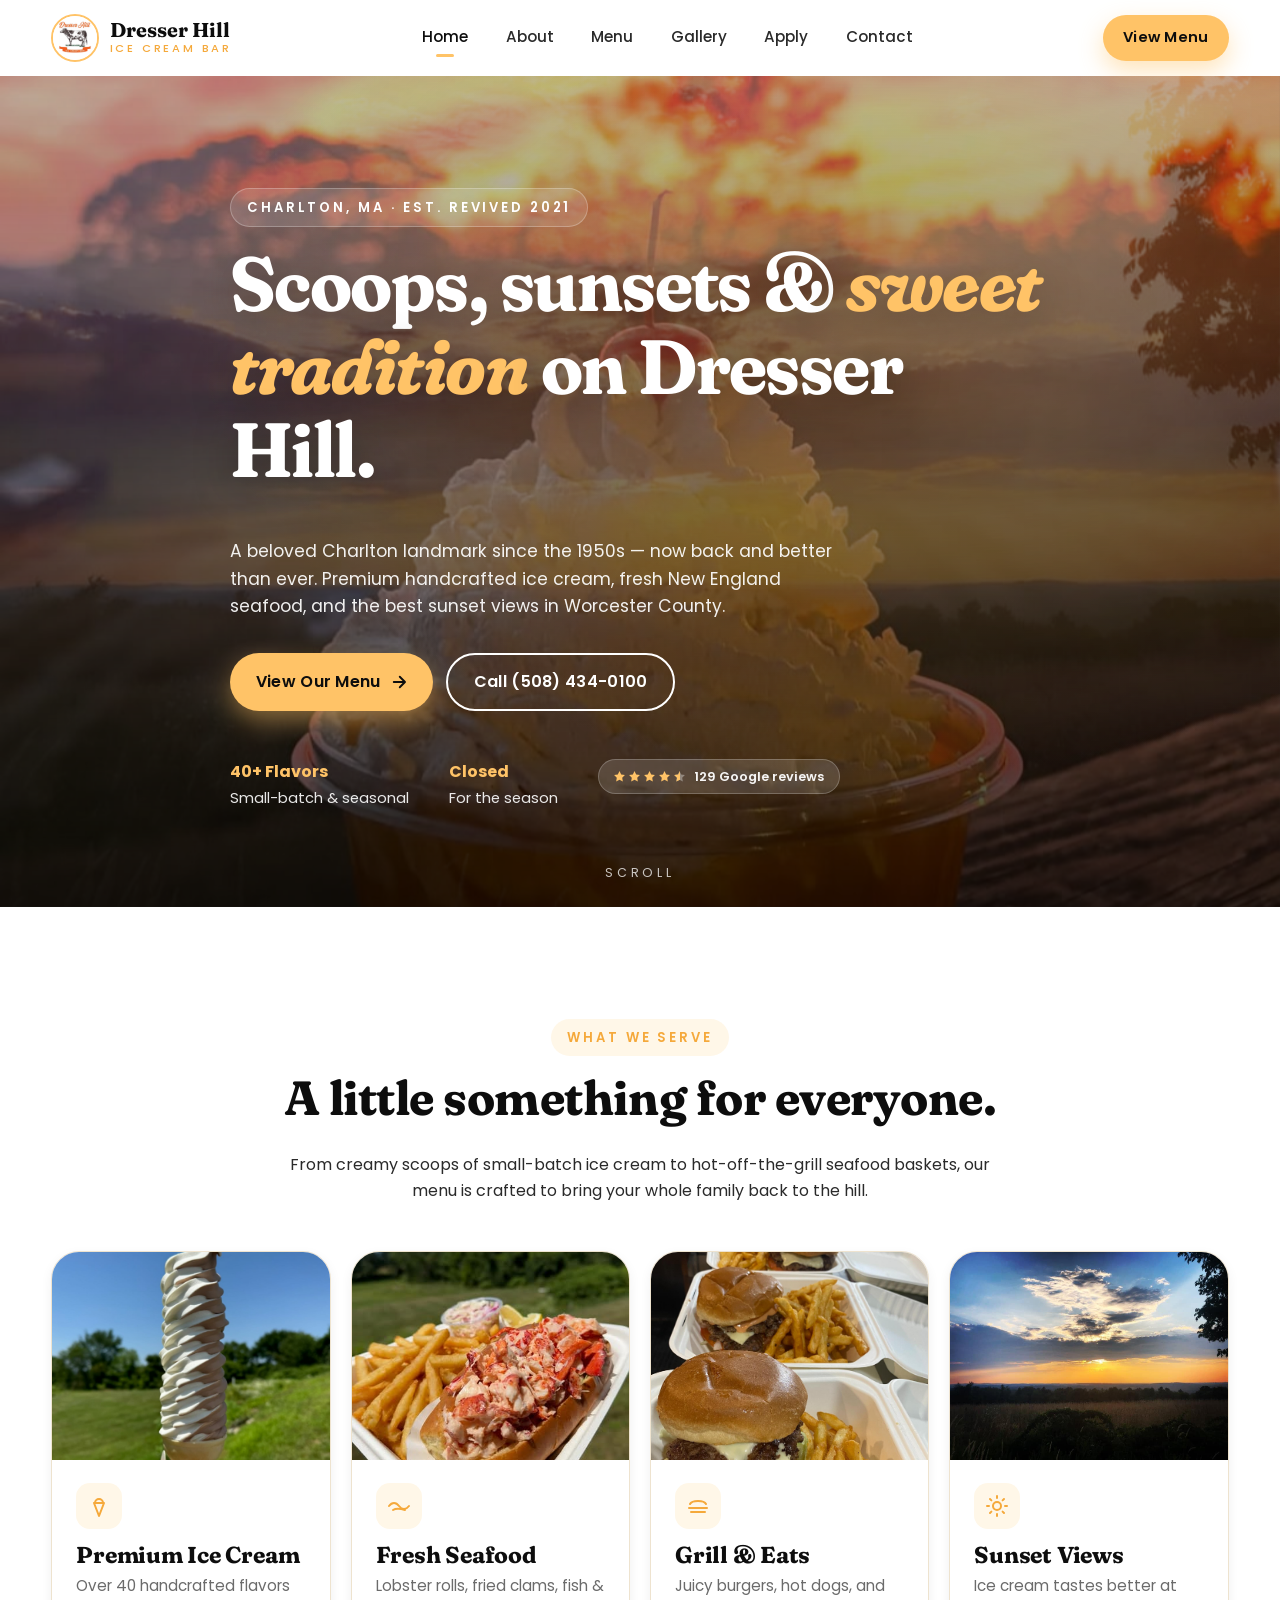
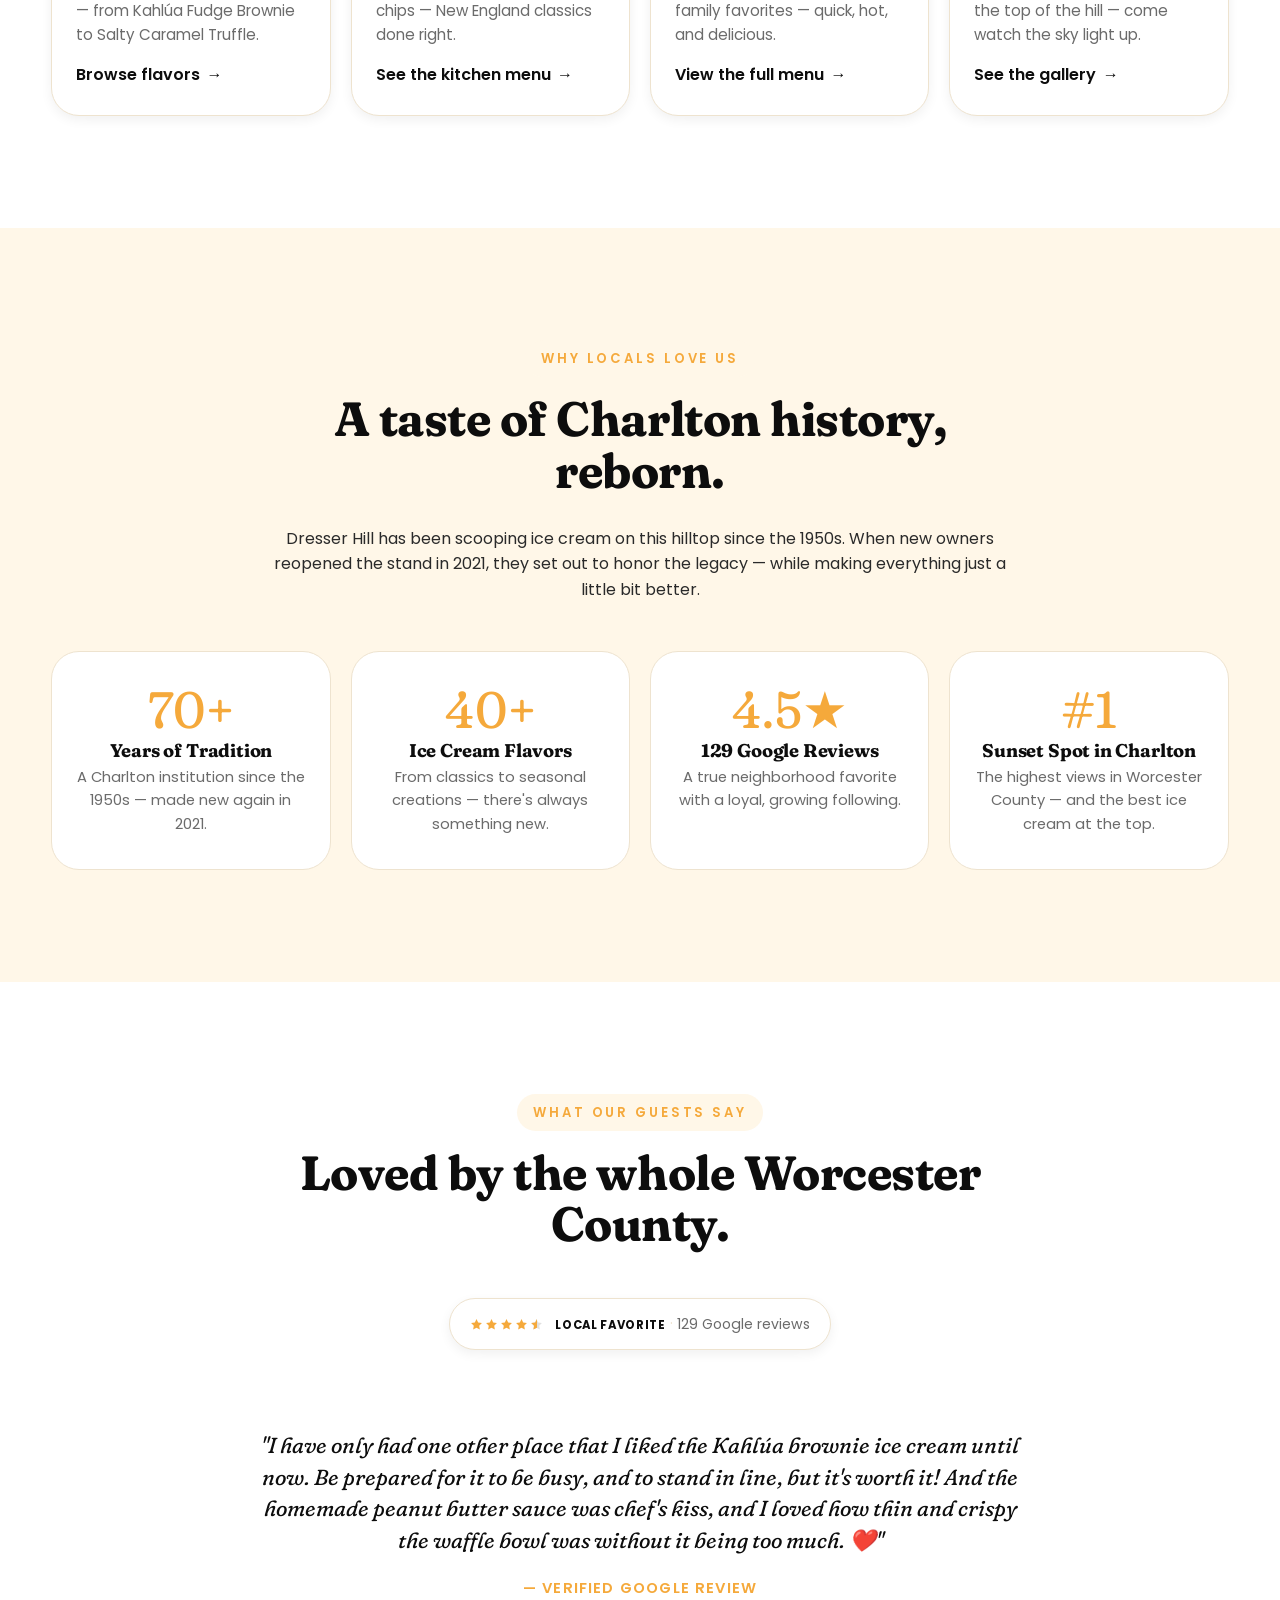
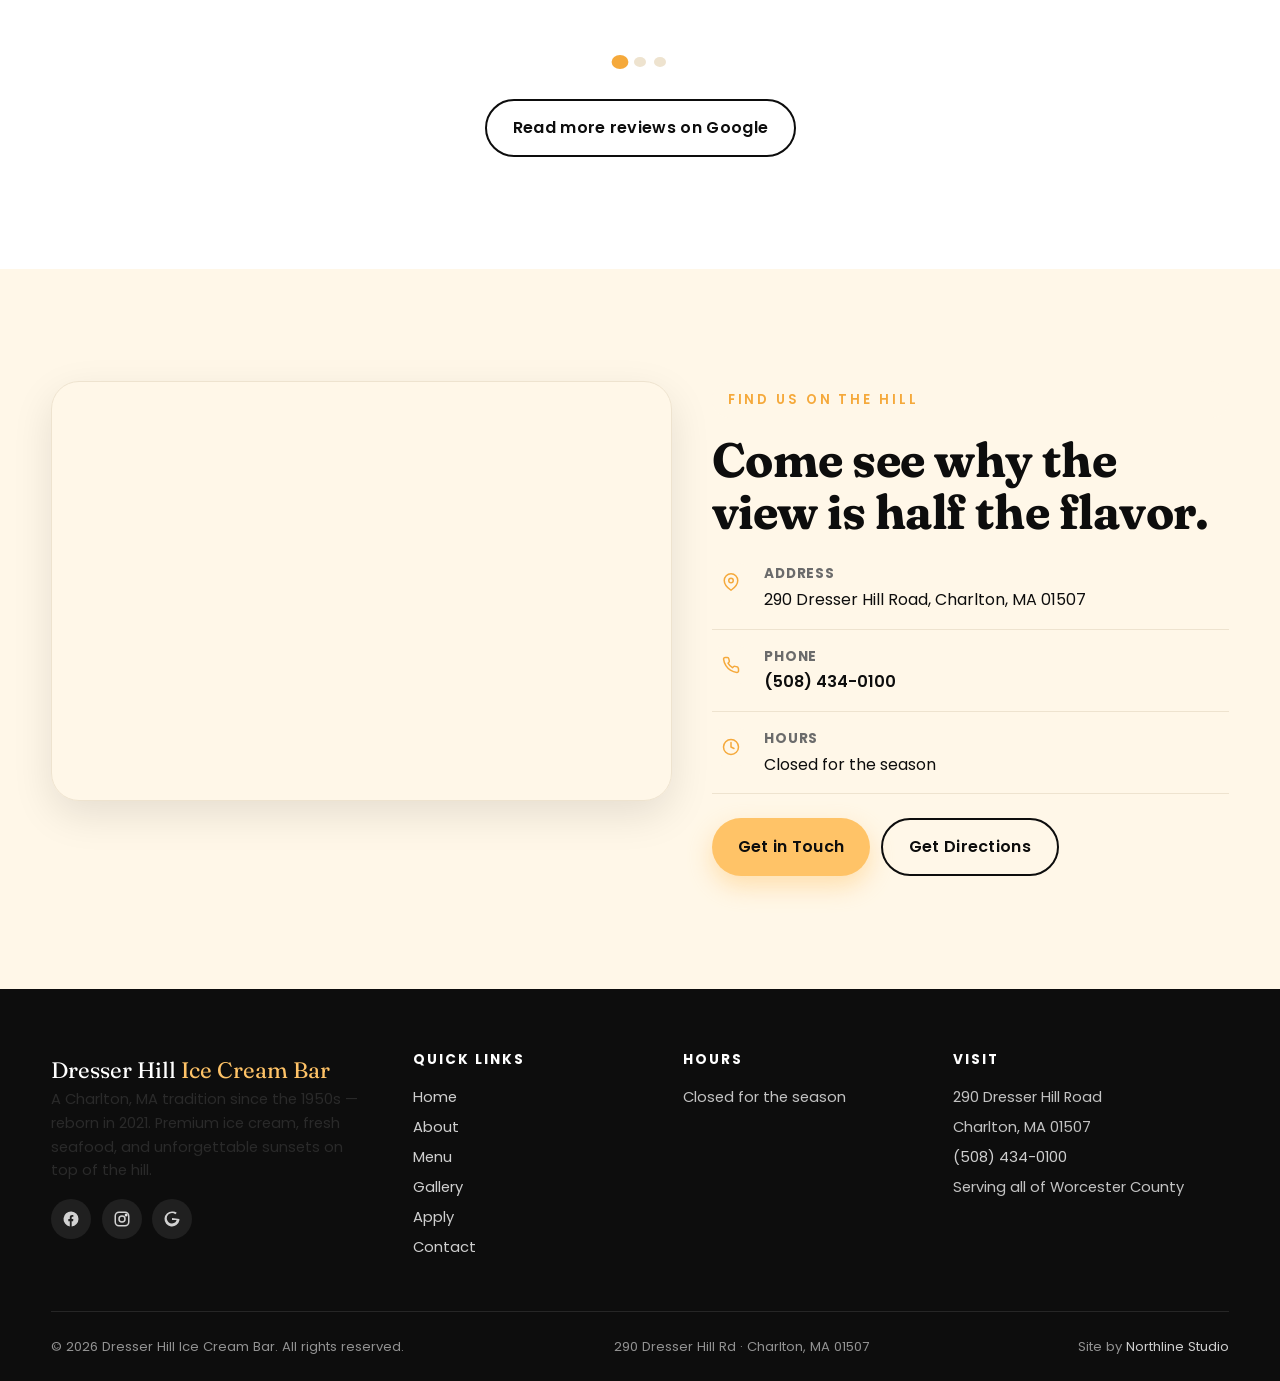
<file: index.html>
<!DOCTYPE html>
<html lang="en">
<head>
<meta charset="UTF-8" />
<meta name="viewport" content="width=device-width, initial-scale=1.0" />
<title>Dresser Hill Ice Cream Bar — Charlton, MA | Ice Cream, Seafood & Sunset Views</title>
<meta name="description" content="A Charlton, MA tradition since the 1950s — handcrafted premium ice cream, fresh seafood, and the best sunset views in Worcester County. Closed for the season." />
<link rel="canonical" href="https://www.dresserhillicecreambar.com/" />

<!-- Open Graph / social -->
<meta property="og:type" content="restaurant" />
<meta property="og:title" content="Dresser Hill Ice Cream Bar — Charlton, MA" />
<meta property="og:description" content="Handcrafted premium ice cream, fresh seafood, and unforgettable sunsets atop Dresser Hill. A Charlton, MA tradition since the 1950s." />
<meta property="og:image" content="images/ice-cream-sunset.jpg" />
<meta property="og:locale" content="en_US" />
<meta name="twitter:card" content="summary_large_image" />

<!-- Fonts -->
<link rel="preconnect" href="https://fonts.googleapis.com" />
<link rel="preconnect" href="https://fonts.gstatic.com" crossorigin />
<link href="https://fonts.googleapis.com/css2?family=Fraunces:ital,opsz,wght,SOFT,WONK@0,9..144,400..800,30..100,0..1;1,9..144,400..700,30..100,0..1&family=Poppins:wght@300;400;500;600;700&display=swap" rel="stylesheet" />

<link rel="stylesheet" href="css/styles.css" />
<link rel="icon" type="image/png" sizes="192x192" href="favicon-192.png" />
<link rel="icon" type="image/png" sizes="48x48" href="favicon-48.png" />
<link rel="icon" type="image/png" sizes="32x32" href="favicon-32.png" />
<link rel="icon" type="image/png" sizes="16x16" href="favicon-16.png" />
<link rel="apple-touch-icon" sizes="180x180" href="apple-touch-icon.png" />

<!-- Schema.org LocalBusiness -->
<script type="application/ld+json">
{
  "@context": "https://schema.org",
  "@type": "IceCreamShop",
  "name": "Dresser Hill Ice Cream Bar",
  "image": "https://www.dresserhillicecreambar.com/images/ice-cream-sunset.jpg",
  "url": "https://www.dresserhillicecreambar.com/",
  "telephone": "+1-508-434-0100",
  "priceRange": "$",
  "servesCuisine": ["Ice Cream", "Seafood", "American"],
  "address": {
    "@type": "PostalAddress",
    "streetAddress": "290 Dresser Hill Road",
    "addressLocality": "Charlton",
    "addressRegion": "MA",
    "postalCode": "01507",
    "addressCountry": "US"
  },
  "geo": { "@type": "GeoCoordinates", "latitude": 42.0922369, "longitude": -71.9698755 },
  "aggregateRating": { "@type": "AggregateRating", "ratingValue": "4.1", "reviewCount": "129" },
  "description": "Closed for the season.",
  "sameAs": [
    "https://www.facebook.com/profile.php?id=61554546819414",
    "https://www.instagram.com/dresserhillicecreambar"
  ]
}
</script>
</head>
<body>

<!-- ============ HEADER ============ -->
<header class="header">
  <div class="container header__inner">
    <a href="index.html" class="brand" aria-label="Dresser Hill Ice Cream Bar home">
      <img src="images/logo.jpg" alt="Dresser Hill Ice Cream Bar logo" class="brand__logo" />
      <span class="brand__text">
        Dresser Hill
        <small>Ice Cream Bar</small>
      </span>
    </a>
    <nav class="nav" aria-label="Primary">
      <a href="index.html" class="active">Home</a>
      <a href="about.html">About</a>
      <a href="services.html">Menu</a>
      <a href="gallery.html">Gallery</a>
      <a href="apply.html">Apply</a>
      <a href="contact.html">Contact</a>
      <a href="services.html" class="btn btn--primary">View Menu</a>
    </nav>
    <a href="services.html" class="btn btn--primary header__cta">View Menu</a>
    <button class="menu-toggle" aria-label="Open menu" aria-expanded="false"><span></span></button>
  </div>
</header>

<!-- ============ HERO ============ -->
<section class="hero" role="banner">
  <div class="hero__bg hero__bg--main" aria-hidden="true"></div>
  <div class="hero__bg hero__bg--sunset" aria-hidden="true"></div>
  <div class="container hero__content">
    <span class="eyebrow hero__eyebrow">Charlton, MA · Est. Revived 2021</span>
    <h1>Scoops, sunsets &amp; <em>sweet tradition</em> on Dresser Hill.</h1>
    <p class="hero__lede">
      A beloved Charlton landmark since the 1950s — now back and better than ever.
      Premium handcrafted ice cream, fresh New England seafood, and the best sunset views in Worcester County.
    </p>
    <div class="hero__cta">
      <a href="services.html" class="btn btn--primary">View Our Menu
        <svg viewBox="0 0 24 24" fill="none" stroke="currentColor" stroke-width="2.5" stroke-linecap="round" stroke-linejoin="round"><path d="M5 12h14M13 5l7 7-7 7"/></svg>
      </a>
      <a href="tel:+15084340100" class="btn btn--ghost" style="border-color:#fff;color:#fff">Call (508) 434-0100</a>
    </div>
    <div class="hero__meta">
      <div><strong>40+ Flavors</strong>Small-batch & seasonal</div>
      <div><strong>Closed</strong>For the season</div>
      <div class="hero__meta-badge">
        <div class="hero__rating" aria-label="4.5 out of 5 stars on Google, 129 reviews">
          <span class="star-rating star-rating--hero" aria-hidden="true">
            <span class="star"><svg viewBox="0 0 24 24" fill="currentColor"><path d="M12 2l3.09 6.26L22 9.27l-5 4.87 1.18 6.88L12 17.77 5.82 21l1.18-6.88-5-4.87 6.91-1.01z"/></svg></span>
            <span class="star"><svg viewBox="0 0 24 24" fill="currentColor"><path d="M12 2l3.09 6.26L22 9.27l-5 4.87 1.18 6.88L12 17.77 5.82 21l1.18-6.88-5-4.87 6.91-1.01z"/></svg></span>
            <span class="star"><svg viewBox="0 0 24 24" fill="currentColor"><path d="M12 2l3.09 6.26L22 9.27l-5 4.87 1.18 6.88L12 17.77 5.82 21l1.18-6.88-5-4.87 6.91-1.01z"/></svg></span>
            <span class="star"><svg viewBox="0 0 24 24" fill="currentColor"><path d="M12 2l3.09 6.26L22 9.27l-5 4.87 1.18 6.88L12 17.77 5.82 21l1.18-6.88-5-4.87 6.91-1.01z"/></svg></span>
            <span class="star star--half"><svg viewBox="0 0 24 24" fill="currentColor"><path d="M12 2l3.09 6.26L22 9.27l-5 4.87 1.18 6.88L12 17.77 5.82 21l1.18-6.88-5-4.87 6.91-1.01z"/></svg></span>
          </span>
          <span class="hero__rating-count">129 Google reviews</span>
        </div>
      </div>
    </div>
  </div>
  <div class="hero__scroll" aria-hidden="true">Scroll</div>
</section>

<!-- ============ SERVICES OVERVIEW ============ -->
<section class="section" id="what-we-serve">
  <div class="container">
    <div class="section__head reveal">
      <span class="eyebrow">What We Serve</span>
      <h2>A little something for everyone.</h2>
      <p>From creamy scoops of small-batch ice cream to hot-off-the-grill seafood baskets, our menu is crafted to bring your whole family back to the hill.</p>
    </div>

    <div class="svc-grid">
      <a href="services.html#ice-cream" class="svc-card reveal" data-stagger="1">
        <div class="svc-card__media"><img src="images/soft-serve.jpg" alt="Towering soft serve ice cream cone" loading="lazy" /></div>
        <div class="svc-card__body">
          <div class="svc-card__icon">
            <svg width="24" height="24" viewBox="0 0 24 24" fill="none" stroke="currentColor" stroke-width="2" stroke-linecap="round" stroke-linejoin="round"><path d="M8 9a4 4 0 1 1 8 0"/><path d="M7 9h10l-5 13z"/></svg>
          </div>
          <h3>Premium Ice Cream</h3>
          <p>Over 40 handcrafted flavors — from Kahlúa Fudge Brownie to Salty Caramel Truffle.</p>
          <span class="svc-card__link">Browse flavors</span>
        </div>
      </a>

      <a href="services.html#seafood" class="svc-card reveal" data-stagger="2">
        <div class="svc-card__media"><img src="images/lobster-roll.jpg" alt="Fresh New England lobster roll" loading="lazy" /></div>
        <div class="svc-card__body">
          <div class="svc-card__icon">
            <svg width="24" height="24" viewBox="0 0 24 24" fill="none" stroke="currentColor" stroke-width="2" stroke-linecap="round" stroke-linejoin="round"><path d="M2 12c3-4 7-4 10 0s7 4 10 0"/><path d="M6 16c3-2 6-2 12 0"/></svg>
          </div>
          <h3>Fresh Seafood</h3>
          <p>Lobster rolls, fried clams, fish & chips — New England classics done right.</p>
          <span class="svc-card__link">See the kitchen menu</span>
        </div>
      </a>

      <a href="services.html#grill" class="svc-card reveal" data-stagger="3">
        <div class="svc-card__media"><img src="images/burgers.jpg" alt="Classic burger and fries" loading="lazy" /></div>
        <div class="svc-card__body">
          <div class="svc-card__icon">
            <svg width="24" height="24" viewBox="0 0 24 24" fill="none" stroke="currentColor" stroke-width="2" stroke-linecap="round" stroke-linejoin="round"><path d="M4 10c2-4 14-4 16 0"/><path d="M3 14h18"/><path d="M5 18h14"/></svg>
          </div>
          <h3>Grill &amp; Eats</h3>
          <p>Juicy burgers, hot dogs, and family favorites — quick, hot, and delicious.</p>
          <span class="svc-card__link">View the full menu</span>
        </div>
      </a>

      <a href="gallery.html" class="svc-card reveal" data-stagger="4">
        <div class="svc-card__media"><img src="images/sunset.jpg" alt="Sunset view from Dresser Hill" loading="lazy" /></div>
        <div class="svc-card__body">
          <div class="svc-card__icon">
            <svg width="24" height="24" viewBox="0 0 24 24" fill="none" stroke="currentColor" stroke-width="2" stroke-linecap="round" stroke-linejoin="round"><circle cx="12" cy="12" r="4"/><path d="M12 2v2M12 20v2M4 12H2M22 12h-2M5 5l1.4 1.4M17.6 17.6L19 19M5 19l1.4-1.4M17.6 6.4L19 5"/></svg>
          </div>
          <h3>Sunset Views</h3>
          <p>Ice cream tastes better at the top of the hill — come watch the sky light up.</p>
          <span class="svc-card__link">See the gallery</span>
        </div>
      </a>
    </div>
  </div>
</section>

<!-- ============ WHY CHOOSE US ============ -->
<section class="section section--tinted">
  <div class="container">
    <div class="section__head reveal">
      <span class="eyebrow">Why Locals Love Us</span>
      <h2>A taste of Charlton history, reborn.</h2>
      <p>Dresser Hill has been scooping ice cream on this hilltop since the 1950s. When new owners reopened the stand in 2021, they set out to honor the legacy — while making everything just a little bit better.</p>
    </div>
    <div class="why-grid">
      <div class="why-card reveal reveal--left" data-stagger="1">
        <div class="why-card__num">70+</div>
        <h3>Years of Tradition</h3>
        <p>A Charlton institution since the 1950s — made new again in 2021.</p>
      </div>
      <div class="why-card reveal reveal--left" data-stagger="2">
        <div class="why-card__num">40+</div>
        <h3>Ice Cream Flavors</h3>
        <p>From classics to seasonal creations — there's always something new.</p>
      </div>
      <div class="why-card reveal reveal--right" data-stagger="3">
        <div class="why-card__num">4.5★</div>
        <h3>129 Google Reviews</h3>
        <p>A true neighborhood favorite with a loyal, growing following.</p>
      </div>
      <div class="why-card reveal reveal--right" data-stagger="4">
        <div class="why-card__num">#1</div>
        <h3>Sunset Spot in Charlton</h3>
        <p>The highest views in Worcester County — and the best ice cream at the top.</p>
      </div>
    </div>
  </div>
</section>

<!-- ============ REVIEWS ============ -->
<section class="section reviews">
  <div class="container">
    <div class="section__head reveal">
      <span class="eyebrow">What Our Guests Say</span>
      <h2>Loved by the whole Worcester County.</h2>
    </div>
    <div class="reviews__rating reveal" aria-label="4.5 out of 5 stars on Google, local favorite, 129 reviews">
      <span class="star-rating star-rating--hero star-rating--light" aria-hidden="true">
        <span class="star"><svg viewBox="0 0 24 24" fill="currentColor"><path d="M12 2l3.09 6.26L22 9.27l-5 4.87 1.18 6.88L12 17.77 5.82 21l1.18-6.88-5-4.87 6.91-1.01z"/></svg></span>
        <span class="star"><svg viewBox="0 0 24 24" fill="currentColor"><path d="M12 2l3.09 6.26L22 9.27l-5 4.87 1.18 6.88L12 17.77 5.82 21l1.18-6.88-5-4.87 6.91-1.01z"/></svg></span>
        <span class="star"><svg viewBox="0 0 24 24" fill="currentColor"><path d="M12 2l3.09 6.26L22 9.27l-5 4.87 1.18 6.88L12 17.77 5.82 21l1.18-6.88-5-4.87 6.91-1.01z"/></svg></span>
        <span class="star"><svg viewBox="0 0 24 24" fill="currentColor"><path d="M12 2l3.09 6.26L22 9.27l-5 4.87 1.18 6.88L12 17.77 5.82 21l1.18-6.88-5-4.87 6.91-1.01z"/></svg></span>
        <span class="star star--half"><svg viewBox="0 0 24 24" fill="currentColor"><path d="M12 2l3.09 6.26L22 9.27l-5 4.87 1.18 6.88L12 17.77 5.82 21l1.18-6.88-5-4.87 6.91-1.01z"/></svg></span>
      </span>
      <span class="reviews__rating-text">
        <strong class="reviews__rating-label">Local Favorite</strong><span class="reviews__rating-sep">·</span><small>129 Google reviews</small>
      </span>
    </div>

    <div class="carousel reveal" aria-label="Customer testimonials">
      <div class="carousel__track">
        <article class="testimonial active">
          <blockquote>"I have only had one other place that I liked the Kahlúa brownie ice cream until now. Be prepared for it to be busy, and to stand in line, but it's worth it! And the homemade peanut butter sauce was chef's kiss, and I loved how thin and crispy the waffle bowl was without it being too much. ❤️"</blockquote>
          <cite>— Verified Google Review</cite>
        </article>
        <article class="testimonial">
          <blockquote>"Absolute gem of a spot. The ice cream is incredible and the sunset views from the hill are something every local should experience. Our family goes every week in summer."</blockquote>
          <cite>— Charlton, MA Customer</cite>
        </article>
        <article class="testimonial">
          <blockquote>"Fried seafood was perfect — crispy, fresh, and hot. Friendly staff, beautiful setting, and a line that moves fast. This is the spot in Central Mass."</blockquote>
          <cite>— Worcester County Regular</cite>
        </article>
      </div>
      <div class="carousel__dots" role="tablist"></div>
    </div>

    <div class="reviews__more reveal">
      <a href="https://www.google.com/maps/place/Dresser+Hill+Ice+Cream+Bar/@42.0917717,-71.9802799,15z/data=!4m18!1m9!3m8!1s0x89e6a14fed1266fb:0xdf90fa1345c26538!2sDresser+Hill+Ice+Cream+Bar!8m2!3d42.0917562!4d-71.9699802!9m1!1b1!16s%2Fg%2F11v5smmqs6!3m7!1s0x89e6a14fed1266fb:0xdf90fa1345c26538!8m2!3d42.0917562!4d-71.9699802!9m1!1b1!16s%2Fg%2F11v5smmqs6?entry=ttu&amp;g_ep=EgoyMDI2MDQxMi4wIKXMDSoASAFQAw%3D%3D" target="_blank" rel="noopener" class="btn btn--ghost">Read more reviews on Google</a>
    </div>
  </div>
</section>

<!-- ============ MAP + CONTACT CTA ============ -->
<section class="section section--tinted">
  <div class="container">
    <div class="locate">
      <div class="locate__map reveal reveal--left">
        <iframe
          src="https://www.google.com/maps?q=42.0922369,-71.9698755&z=18&output=embed"
          loading="eager" referrerpolicy="no-referrer-when-downgrade"
          title="Map to Dresser Hill Ice Cream Bar"></iframe>
      </div>
      <div class="locate__info reveal reveal--right">
        <span class="eyebrow">Find Us on the Hill</span>
        <h2>Come see why the view is half the flavor.</h2>
        <div class="info-row">
          <span class="icon"><svg width="18" height="18" viewBox="0 0 24 24" fill="none" stroke="currentColor" stroke-width="2" stroke-linecap="round" stroke-linejoin="round"><path d="M21 10c0 7-9 13-9 13s-9-6-9-13a9 9 0 0 1 18 0z"/><circle cx="12" cy="10" r="3"/></svg></span>
          <div><strong>Address</strong>290 Dresser Hill Road, Charlton, MA 01507</div>
        </div>
        <div class="info-row">
          <span class="icon"><svg width="18" height="18" viewBox="0 0 24 24" fill="none" stroke="currentColor" stroke-width="2" stroke-linecap="round" stroke-linejoin="round"><path d="M22 16.9v3a2 2 0 0 1-2.2 2 19.8 19.8 0 0 1-8.6-3.1 19.5 19.5 0 0 1-6-6A19.8 19.8 0 0 1 2.1 4.2 2 2 0 0 1 4.1 2h3a2 2 0 0 1 2 1.7c.1.9.3 1.7.6 2.5a2 2 0 0 1-.5 2.1L8 9.6a16 16 0 0 0 6 6l1.3-1.3a2 2 0 0 1 2.1-.5c.8.3 1.6.5 2.5.6a2 2 0 0 1 1.7 2z"/></svg></span>
          <div><strong>Phone</strong><a href="tel:+15084340100">(508) 434-0100</a></div>
        </div>
        <div class="info-row">
          <span class="icon"><svg width="18" height="18" viewBox="0 0 24 24" fill="none" stroke="currentColor" stroke-width="2" stroke-linecap="round" stroke-linejoin="round"><circle cx="12" cy="12" r="10"/><path d="M12 6v6l4 2"/></svg></span>
          <div><strong>Hours</strong>Closed for the season</div>
        </div>
        <div style="margin-top:1.5rem;display:flex;gap:.7rem;flex-wrap:wrap;">
          <a href="contact.html" class="btn btn--primary">Get in Touch</a>
          <a href="https://www.google.com/maps/dir/?api=1&destination=290+Dresser+Hill+Road+Charlton+MA" target="_blank" rel="noopener" class="btn btn--ghost">Get Directions</a>
        </div>
      </div>
    </div>
  </div>
</section>

<!-- ============ FOOTER ============ -->
<footer class="footer">
  <div class="container">
    <div class="footer__grid">
      <div class="footer__about">
        <div class="footer__brand">Dresser Hill <span>Ice Cream Bar</span></div>
        <p>A Charlton, MA tradition since the 1950s — reborn in 2021. Premium ice cream, fresh seafood, and unforgettable sunsets on top of the hill.</p>
        <div class="footer__socials" aria-label="Social media">
          <a href="https://www.facebook.com/profile.php?id=61554546819414" target="_blank" rel="noopener" aria-label="Facebook">
            <svg viewBox="0 0 24 24" fill="currentColor"><path d="M22 12a10 10 0 1 0-11.6 9.9v-7h-2V12h2V9.8c0-2 1.2-3.1 3-3.1.9 0 1.8.2 1.8.2v2h-1c-1 0-1.3.6-1.3 1.3V12h2.2l-.3 2.9h-1.9v7A10 10 0 0 0 22 12z"/></svg>
          </a>
          <a href="https://www.instagram.com/dresserhillicecreambar" target="_blank" rel="noopener" aria-label="Instagram">
            <svg viewBox="0 0 24 24" fill="none" stroke="currentColor" stroke-width="2"><rect x="3" y="3" width="18" height="18" rx="5"/><circle cx="12" cy="12" r="4"/><circle cx="17.5" cy="6.5" r="1" fill="currentColor"/></svg>
          </a>
          <a href="https://maps.app.goo.gl/nAyVSWf8aKPRnjjG9" target="_blank" rel="noopener" aria-label="Google">
            <svg viewBox="0 0 24 24" fill="currentColor"><path d="M12 10.8v2.6h6.1c-.3 1.6-2 4.6-6.1 4.6a6.9 6.9 0 1 1 0-14 6.2 6.2 0 0 1 4.4 1.7l2-2A9.2 9.2 0 0 0 12 2a10 10 0 1 0 9.8 12c0-.6.1-1.3.1-2L12 10.8z"/></svg>
          </a>
        </div>
      </div>
      <div>
        <h4>Quick Links</h4>
        <ul class="footer__list">
          <li><a href="index.html">Home</a></li>
          <li><a href="about.html">About</a></li>
          <li><a href="services.html">Menu</a></li>
          <li><a href="gallery.html">Gallery</a></li>
          <li><a href="apply.html">Apply</a></li>
          <li><a href="contact.html">Contact</a></li>
        </ul>
      </div>
      <div>
        <h4>Hours</h4>
        <ul class="footer__list">
          <li>Closed for the season</li>
        </ul>
      </div>
      <div>
        <h4>Visit</h4>
        <ul class="footer__list">
          <li>290 Dresser Hill Road</li>
          <li>Charlton, MA 01507</li>
          <li><a href="tel:+15084340100">(508) 434-0100</a></li>
          <li>Serving all of Worcester County</li>
        </ul>
      </div>
    </div>
    <div class="footer__bottom">
      <div>© 2026 Dresser Hill Ice Cream Bar. All rights reserved.</div>
      <div>290 Dresser Hill Rd · Charlton, MA 01507</div>
      <div>Site by <a href="https://www.northlinestudio.info" rel="noopener" target="_blank">Northline Studio</a></div>
    </div>
  </div>
</footer>

<button class="to-top" aria-label="Scroll to top">↑</button>

<script src="js/scripts.js"></script>
</body>
</html>
</file>
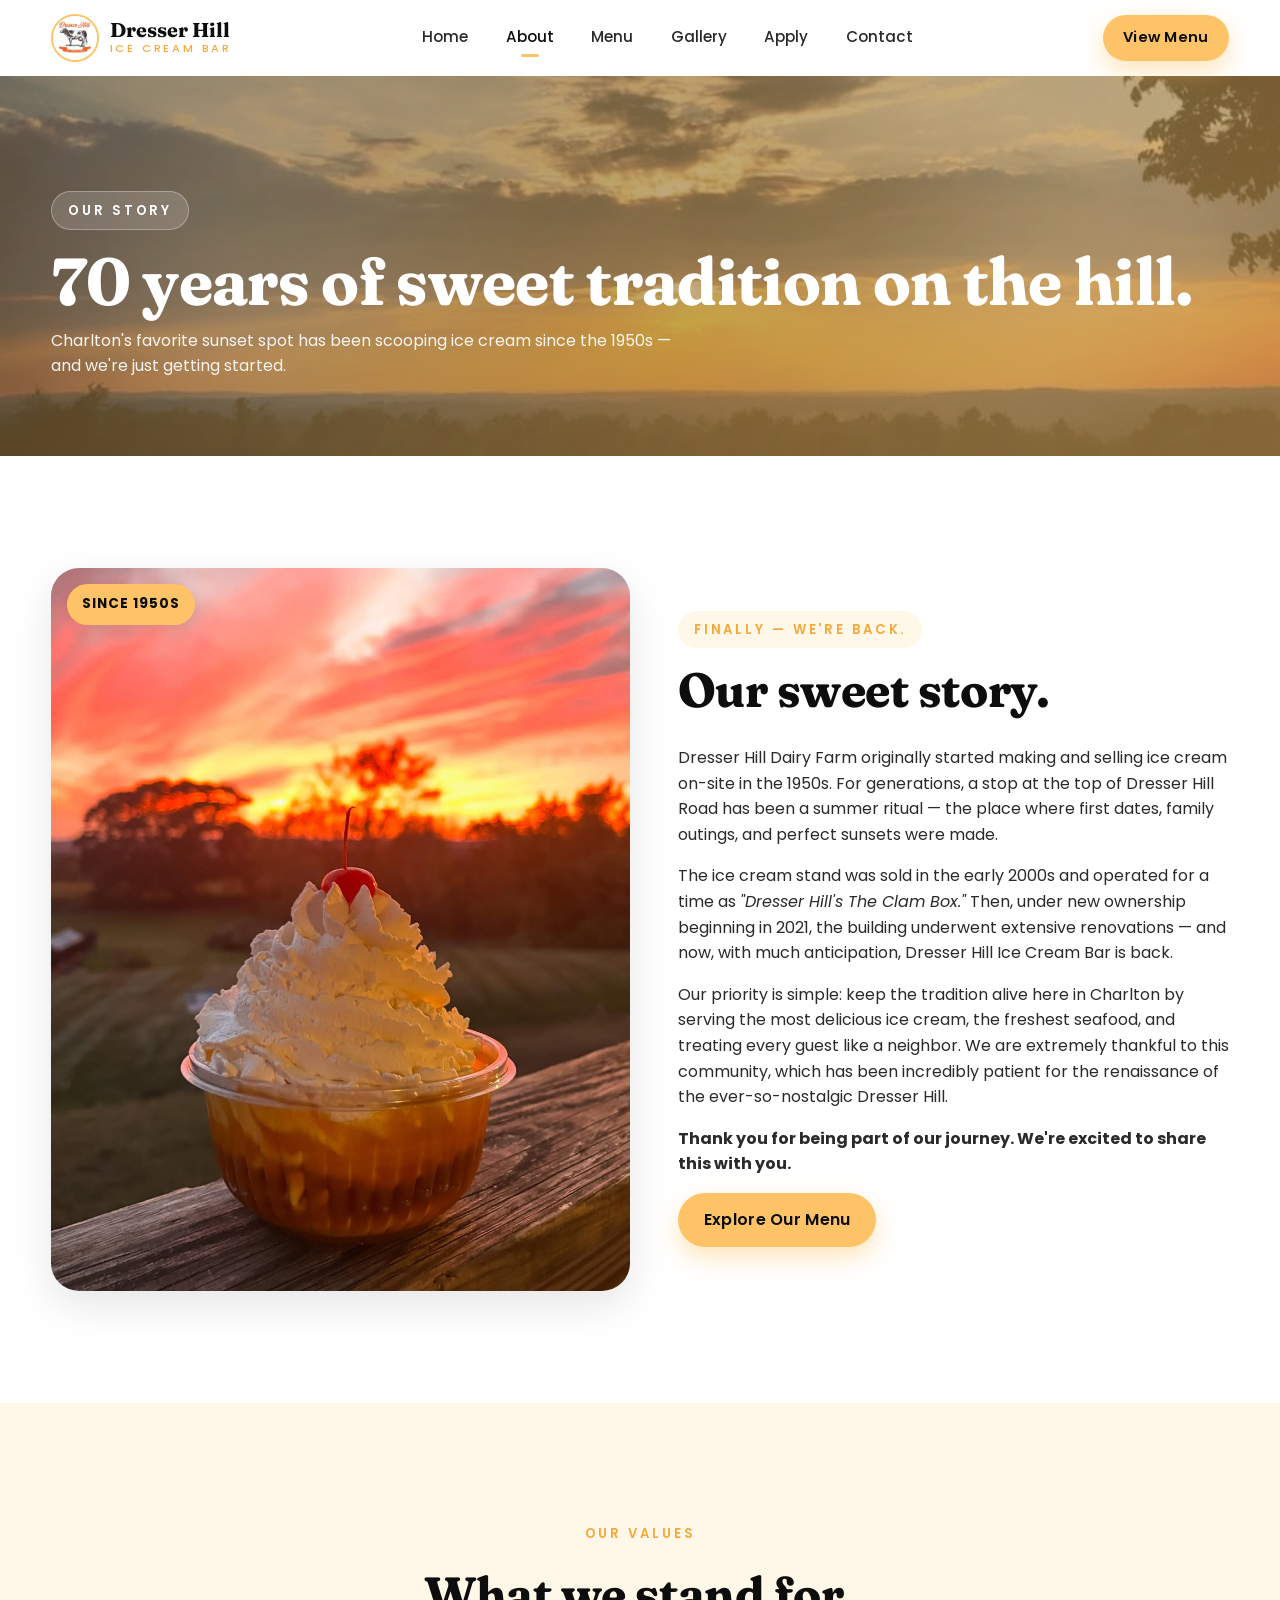
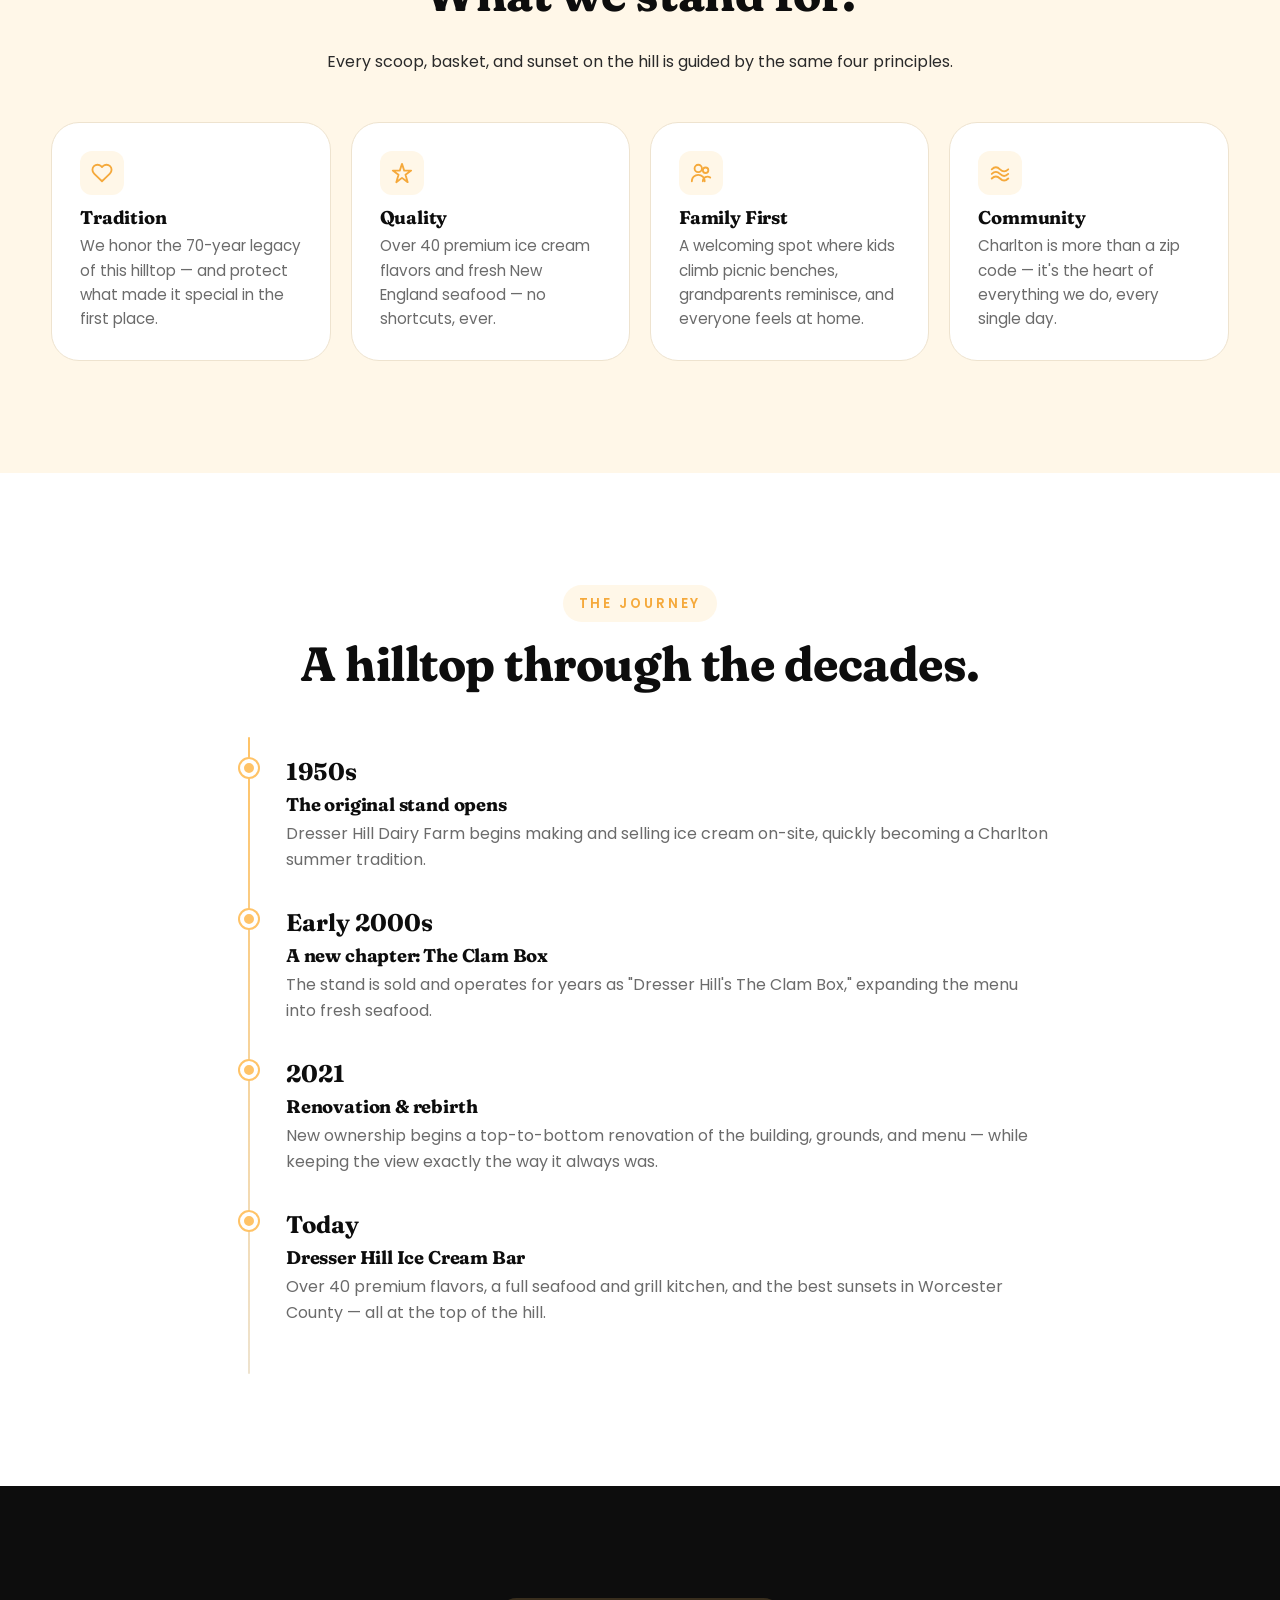
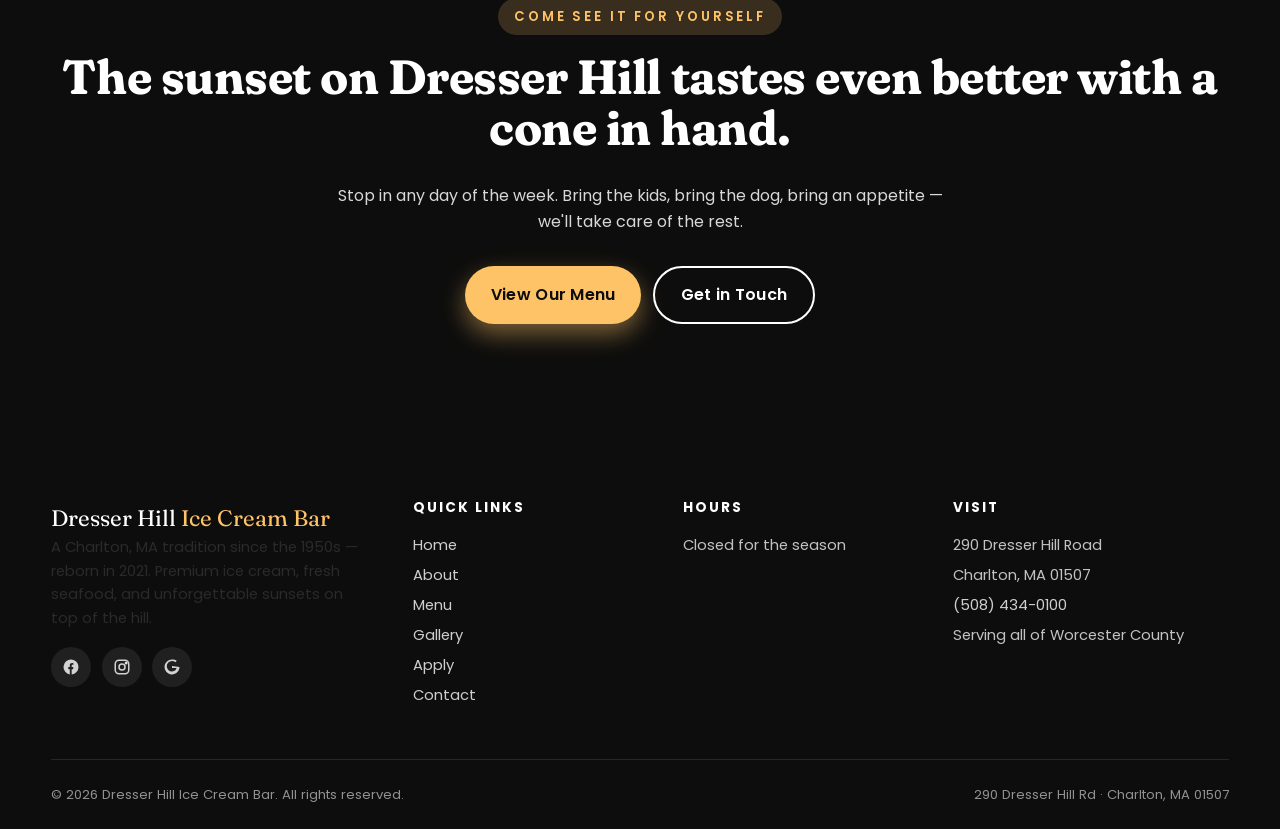
<file: about.html>
<!DOCTYPE html>
<html lang="en">
<head>
<meta charset="UTF-8" />
<meta name="viewport" content="width=device-width, initial-scale=1.0" />
<title>About Dresser Hill Ice Cream Bar | Charlton, MA History Since the 1950s</title>
<meta name="description" content="The story of Dresser Hill — a Charlton, MA ice cream and seafood landmark since the 1950s, reborn in 2021. Learn our history, mission, and what makes us the hilltop favorite." />
<link rel="canonical" href="https://www.dresserhillicecreambar.com/about.html" />

<meta property="og:type" content="article" />
<meta property="og:title" content="About Dresser Hill Ice Cream Bar" />
<meta property="og:description" content="70 years of ice cream tradition on the highest hill in Worcester County. Our story, our mission, and the team behind the scoops." />
<meta property="og:image" content="images/sunset.jpg" />
<meta name="twitter:card" content="summary_large_image" />

<link rel="preconnect" href="https://fonts.googleapis.com" />
<link rel="preconnect" href="https://fonts.gstatic.com" crossorigin />
<link href="https://fonts.googleapis.com/css2?family=Fraunces:ital,opsz,wght,SOFT,WONK@0,9..144,400..800,30..100,0..1;1,9..144,400..700,30..100,0..1&family=Poppins:wght@300;400;500;600;700&display=swap" rel="stylesheet" />
<link rel="stylesheet" href="css/styles.css" />
<link rel="icon" type="image/png" sizes="192x192" href="favicon-192.png" />
<link rel="icon" type="image/png" sizes="48x48" href="favicon-48.png" />
<link rel="icon" type="image/png" sizes="32x32" href="favicon-32.png" />
<link rel="icon" type="image/png" sizes="16x16" href="favicon-16.png" />
<link rel="apple-touch-icon" sizes="180x180" href="apple-touch-icon.png" />

<script type="application/ld+json">
{
  "@context": "https://schema.org",
  "@type": "IceCreamShop",
  "name": "Dresser Hill Ice Cream Bar",
  "url": "https://www.dresserhillicecreambar.com/about.html",
  "image": "https://www.dresserhillicecreambar.com/images/sunset.jpg",
  "telephone": "+1-508-434-0100",
  "address": {
    "@type": "PostalAddress",
    "streetAddress": "290 Dresser Hill Road",
    "addressLocality": "Charlton",
    "addressRegion": "MA",
    "postalCode": "01507",
    "addressCountry": "US"
  },
  "foundingDate": "1950",
  "aggregateRating": { "@type": "AggregateRating", "ratingValue": "4.1", "reviewCount": "129" }
}
</script>
</head>
<body>

<header class="header">
  <div class="container header__inner">
    <a href="index.html" class="brand" aria-label="Dresser Hill Ice Cream Bar home">
      <img src="images/logo.jpg" alt="Dresser Hill Ice Cream Bar logo" class="brand__logo" />
      <span class="brand__text">Dresser Hill<small>Ice Cream Bar</small></span>
    </a>
    <nav class="nav" aria-label="Primary">
      <a href="index.html">Home</a>
      <a href="about.html" class="active">About</a>
      <a href="services.html">Menu</a>
      <a href="gallery.html">Gallery</a>
      <a href="apply.html">Apply</a>
      <a href="contact.html">Contact</a>
      <a href="services.html" class="btn btn--primary">View Menu</a>
    </nav>
    <a href="services.html" class="btn btn--primary header__cta">View Menu</a>
    <button class="menu-toggle" aria-label="Open menu" aria-expanded="false"><span></span></button>
  </div>
</header>

<section class="page-hero">
  <div class="container">
    <span class="eyebrow">Our Story</span>
    <h1>70 years of sweet tradition on the hill.</h1>
    <p>Charlton's favorite sunset spot has been scooping ice cream since the 1950s — and we're just getting started.</p>
  </div>
</section>

<!-- ======= STORY ======= -->
<section class="section">
  <div class="container">
    <div class="story">
      <div class="story__media reveal reveal--left">
        <img src="images/ice-cream-sunset.jpg" alt="Ice cream with Dresser Hill sunset backdrop" loading="lazy" />
        <div class="story__badge">Since 1950s</div>
      </div>
      <div class="story__body reveal reveal--right">
        <span class="eyebrow">Finally — we're back.</span>
        <h2>Our sweet story.</h2>
        <p>Dresser Hill Dairy Farm originally started making and selling ice cream on-site in the 1950s. For generations, a stop at the top of Dresser Hill Road has been a summer ritual — the place where first dates, family outings, and perfect sunsets were made.</p>
        <p>The ice cream stand was sold in the early 2000s and operated for a time as <em>"Dresser Hill's The Clam Box."</em> Then, under new ownership beginning in 2021, the building underwent extensive renovations — and now, with much anticipation, Dresser Hill Ice Cream Bar is back.</p>
        <p>Our priority is simple: keep the tradition alive here in Charlton by serving the most delicious ice cream, the freshest seafood, and treating every guest like a neighbor. We are extremely thankful to this community, which has been incredibly patient for the renaissance of the ever-so-nostalgic Dresser Hill.</p>
        <p><strong>Thank you for being part of our journey. We're excited to share this with you.</strong></p>
        <a href="services.html" class="btn btn--primary">Explore Our Menu</a>
      </div>
    </div>
  </div>
</section>

<!-- ======= VALUES ======= -->
<section class="section section--tinted">
  <div class="container">
    <div class="section__head reveal">
      <span class="eyebrow">Our Values</span>
      <h2>What we stand for.</h2>
      <p>Every scoop, basket, and sunset on the hill is guided by the same four principles.</p>
    </div>
    <div class="values">
      <div class="value-card reveal" data-stagger="1">
        <div class="value-icon"><svg width="22" height="22" viewBox="0 0 24 24" fill="none" stroke="currentColor" stroke-width="2" stroke-linecap="round" stroke-linejoin="round"><path d="M20.8 4.6a5.5 5.5 0 0 0-7.8 0L12 5.6l-1-1a5.5 5.5 0 1 0-7.8 7.8l1 1L12 21l7.8-7.6 1-1a5.5 5.5 0 0 0 0-7.8z"/></svg></div>
        <h3>Tradition</h3>
        <p>We honor the 70-year legacy of this hilltop — and protect what made it special in the first place.</p>
      </div>
      <div class="value-card reveal" data-stagger="2">
        <div class="value-icon"><svg width="22" height="22" viewBox="0 0 24 24" fill="none" stroke="currentColor" stroke-width="2" stroke-linecap="round" stroke-linejoin="round"><path d="M12 2l2.4 7.4H22l-6.2 4.5L18.2 22 12 17.3 5.8 22l2.4-8.1L2 9.4h7.6z"/></svg></div>
        <h3>Quality</h3>
        <p>Over 40 premium ice cream flavors and fresh New England seafood — no shortcuts, ever.</p>
      </div>
      <div class="value-card reveal" data-stagger="3">
        <div class="value-icon"><svg width="22" height="22" viewBox="0 0 24 24" fill="none" stroke="currentColor" stroke-width="2" stroke-linecap="round" stroke-linejoin="round"><circle cx="9" cy="7" r="4"/><circle cx="17" cy="9" r="3"/><path d="M2 21a7 7 0 0 1 14 0"/><path d="M14 21a5 5 0 0 1 8-4"/></svg></div>
        <h3>Family First</h3>
        <p>A welcoming spot where kids climb picnic benches, grandparents reminisce, and everyone feels at home.</p>
      </div>
      <div class="value-card reveal" data-stagger="4">
        <div class="value-icon"><svg width="22" height="22" viewBox="0 0 24 24" fill="none" stroke="currentColor" stroke-width="2" stroke-linecap="round" stroke-linejoin="round"><path d="M3 18c3-3 6-3 9 0s6 3 9 0"/><path d="M3 13c3-3 6-3 9 0s6 3 9 0"/><path d="M3 8c3-3 6-3 9 0s6 3 9 0"/></svg></div>
        <h3>Community</h3>
        <p>Charlton is more than a zip code — it's the heart of everything we do, every single day.</p>
      </div>
    </div>
  </div>
</section>

<!-- ======= TIMELINE ======= -->
<section class="section">
  <div class="container">
    <div class="section__head reveal">
      <span class="eyebrow">The Journey</span>
      <h2>A hilltop through the decades.</h2>
    </div>
    <div class="timeline">
      <div class="timeline__item reveal">
        <div class="timeline__year">1950s</div>
        <h3>The original stand opens</h3>
        <p>Dresser Hill Dairy Farm begins making and selling ice cream on-site, quickly becoming a Charlton summer tradition.</p>
      </div>
      <div class="timeline__item reveal">
        <div class="timeline__year">Early 2000s</div>
        <h3>A new chapter: The Clam Box</h3>
        <p>The stand is sold and operates for years as "Dresser Hill's The Clam Box," expanding the menu into fresh seafood.</p>
      </div>
      <div class="timeline__item reveal">
        <div class="timeline__year">2021</div>
        <h3>Renovation &amp; rebirth</h3>
        <p>New ownership begins a top-to-bottom renovation of the building, grounds, and menu — while keeping the view exactly the way it always was.</p>
      </div>
      <div class="timeline__item reveal">
        <div class="timeline__year">Today</div>
        <h3>Dresser Hill Ice Cream Bar</h3>
        <p>Over 40 premium flavors, a full seafood and grill kitchen, and the best sunsets in Worcester County — all at the top of the hill.</p>
      </div>
    </div>
  </div>
</section>

<!-- ======= CTA STRIP ======= -->
<section class="section section--dark center-text">
  <div class="container reveal">
    <span class="eyebrow" style="background:rgba(255,195,103,.18);color:#ffc367">Come See It For Yourself</span>
    <h2 style="color:#fff">The sunset on Dresser Hill tastes even better with a cone in hand.</h2>
    <p style="max-width:640px;margin:0 auto 2rem">Stop in any day of the week. Bring the kids, bring the dog, bring an appetite — we'll take care of the rest.</p>
    <div style="display:flex;gap:.7rem;flex-wrap:wrap;justify-content:center">
      <a href="services.html" class="btn btn--primary">View Our Menu</a>
      <a href="contact.html" class="btn btn--ghost" style="border-color:#fff;color:#fff">Get in Touch</a>
    </div>
  </div>
</section>

<footer class="footer">
  <div class="container">
    <div class="footer__grid">
      <div class="footer__about">
        <div class="footer__brand">Dresser Hill <span>Ice Cream Bar</span></div>
        <p>A Charlton, MA tradition since the 1950s — reborn in 2021. Premium ice cream, fresh seafood, and unforgettable sunsets on top of the hill.</p>
        <div class="footer__socials" aria-label="Social media">
          <a href="https://www.facebook.com/profile.php?id=61554546819414" target="_blank" rel="noopener" aria-label="Facebook"><svg viewBox="0 0 24 24" fill="currentColor"><path d="M22 12a10 10 0 1 0-11.6 9.9v-7h-2V12h2V9.8c0-2 1.2-3.1 3-3.1.9 0 1.8.2 1.8.2v2h-1c-1 0-1.3.6-1.3 1.3V12h2.2l-.3 2.9h-1.9v7A10 10 0 0 0 22 12z"/></svg></a>
          <a href="https://www.instagram.com/dresserhillicecreambar" target="_blank" rel="noopener" aria-label="Instagram"><svg viewBox="0 0 24 24" fill="none" stroke="currentColor" stroke-width="2"><rect x="3" y="3" width="18" height="18" rx="5"/><circle cx="12" cy="12" r="4"/><circle cx="17.5" cy="6.5" r="1" fill="currentColor"/></svg></a>
          <a href="https://maps.app.goo.gl/nAyVSWf8aKPRnjjG9" target="_blank" rel="noopener" aria-label="Google"><svg viewBox="0 0 24 24" fill="currentColor"><path d="M12 10.8v2.6h6.1c-.3 1.6-2 4.6-6.1 4.6a6.9 6.9 0 1 1 0-14 6.2 6.2 0 0 1 4.4 1.7l2-2A9.2 9.2 0 0 0 12 2a10 10 0 1 0 9.8 12c0-.6.1-1.3.1-2L12 10.8z"/></svg></a>
        </div>
      </div>
      <div>
        <h4>Quick Links</h4>
        <ul class="footer__list">
          <li><a href="index.html">Home</a></li>
          <li><a href="about.html">About</a></li>
          <li><a href="services.html">Menu</a></li>
          <li><a href="gallery.html">Gallery</a></li>
          <li><a href="apply.html">Apply</a></li>
          <li><a href="contact.html">Contact</a></li>
        </ul>
      </div>
      <div>
        <h4>Hours</h4>
        <ul class="footer__list">
          <li>Closed for the season</li>
        </ul>
      </div>
      <div>
        <h4>Visit</h4>
        <ul class="footer__list">
          <li>290 Dresser Hill Road</li>
          <li>Charlton, MA 01507</li>
          <li><a href="tel:+15084340100">(508) 434-0100</a></li>
          <li>Serving all of Worcester County</li>
        </ul>
      </div>
    </div>
    <div class="footer__bottom">
      <div>© 2026 Dresser Hill Ice Cream Bar. All rights reserved.</div>
      <div>290 Dresser Hill Rd · Charlton, MA 01507</div>
    </div>
  </div>
</footer>

<button class="to-top" aria-label="Scroll to top">↑</button>
<script src="js/scripts.js"></script>
</body>
</html>
</file>
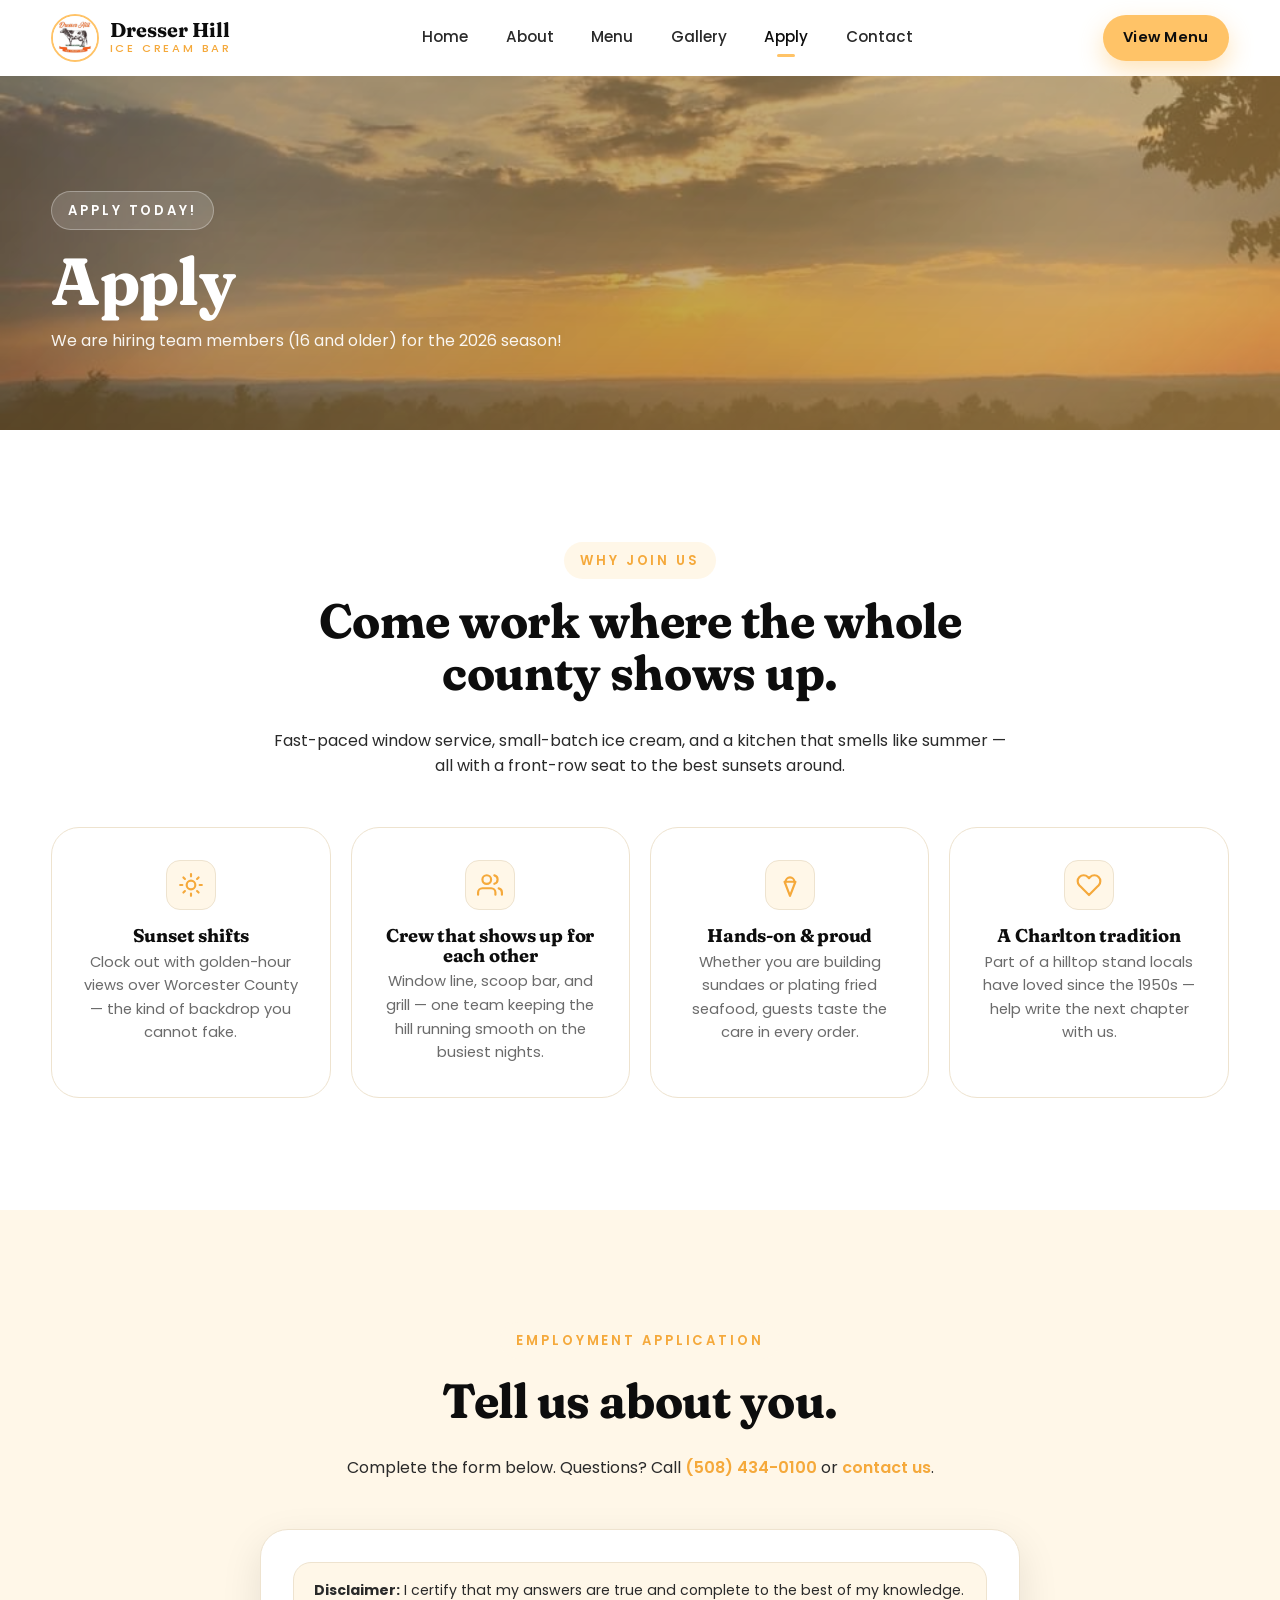
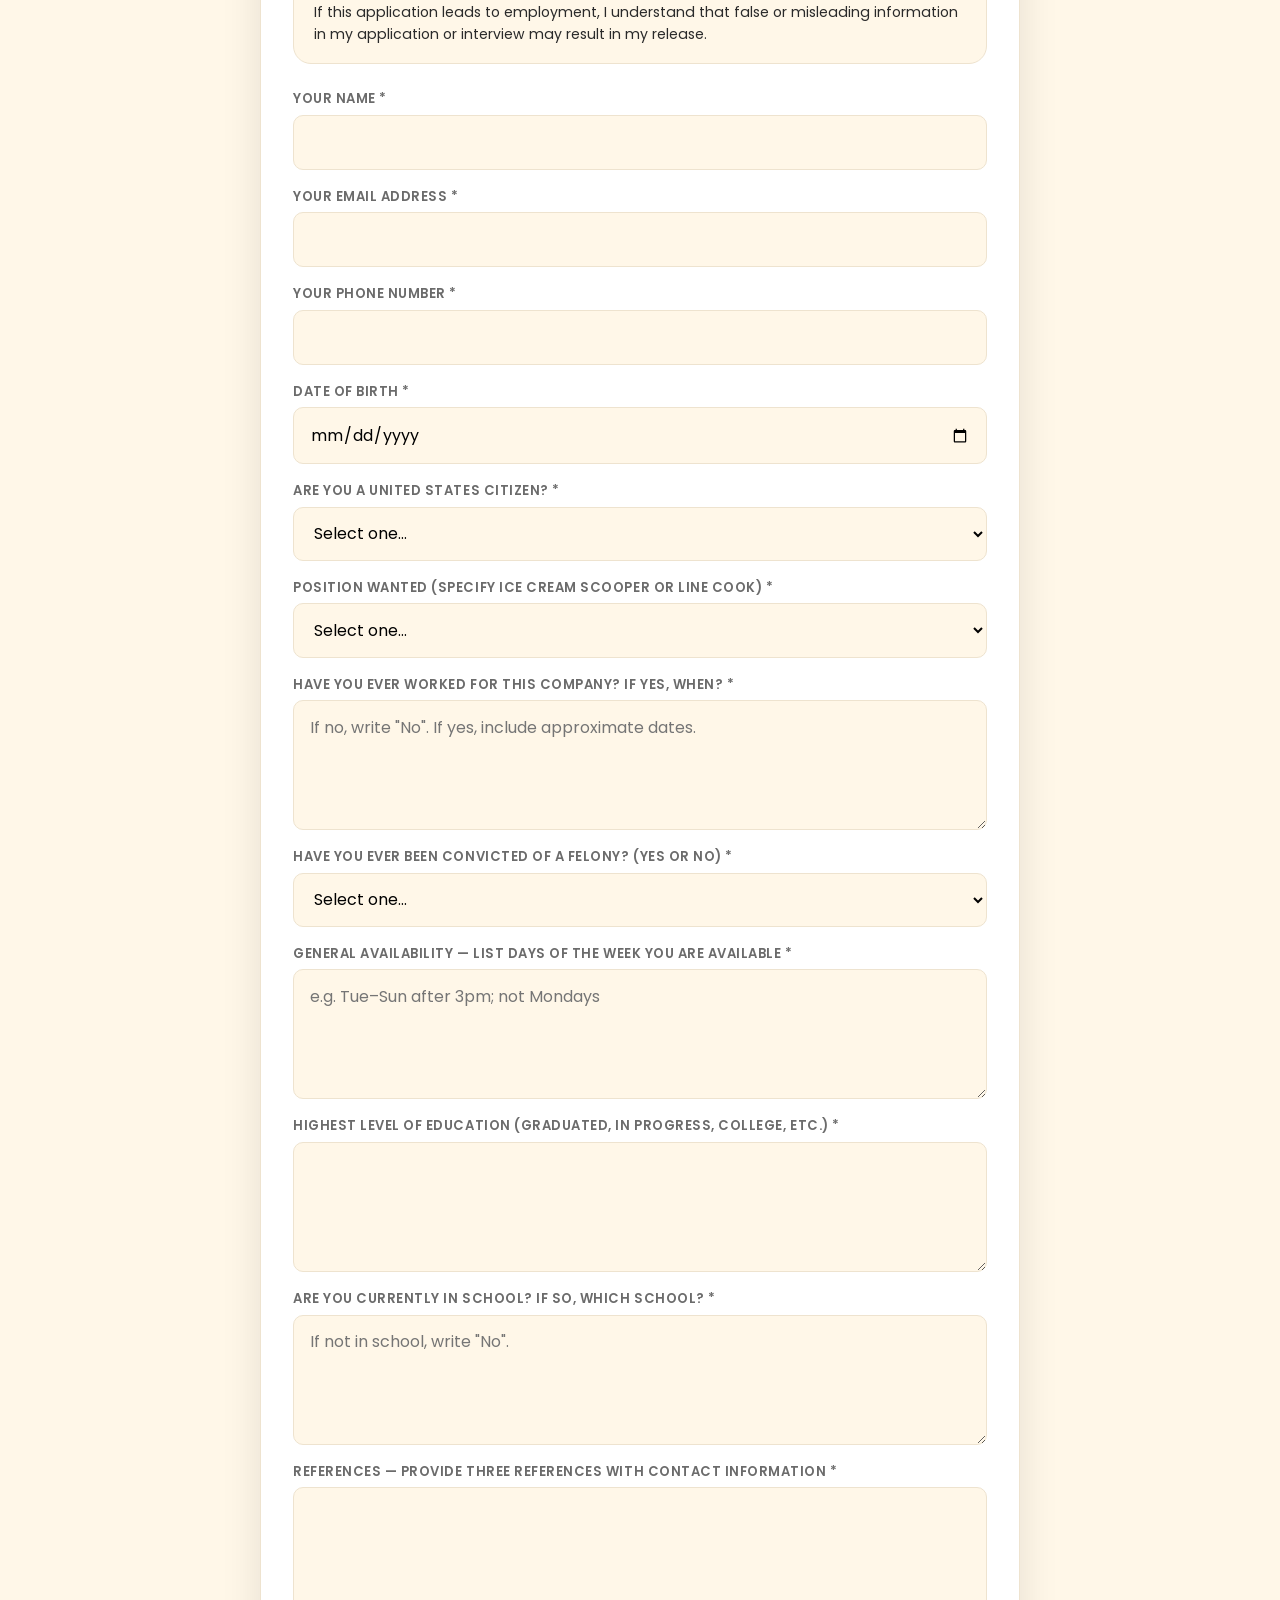
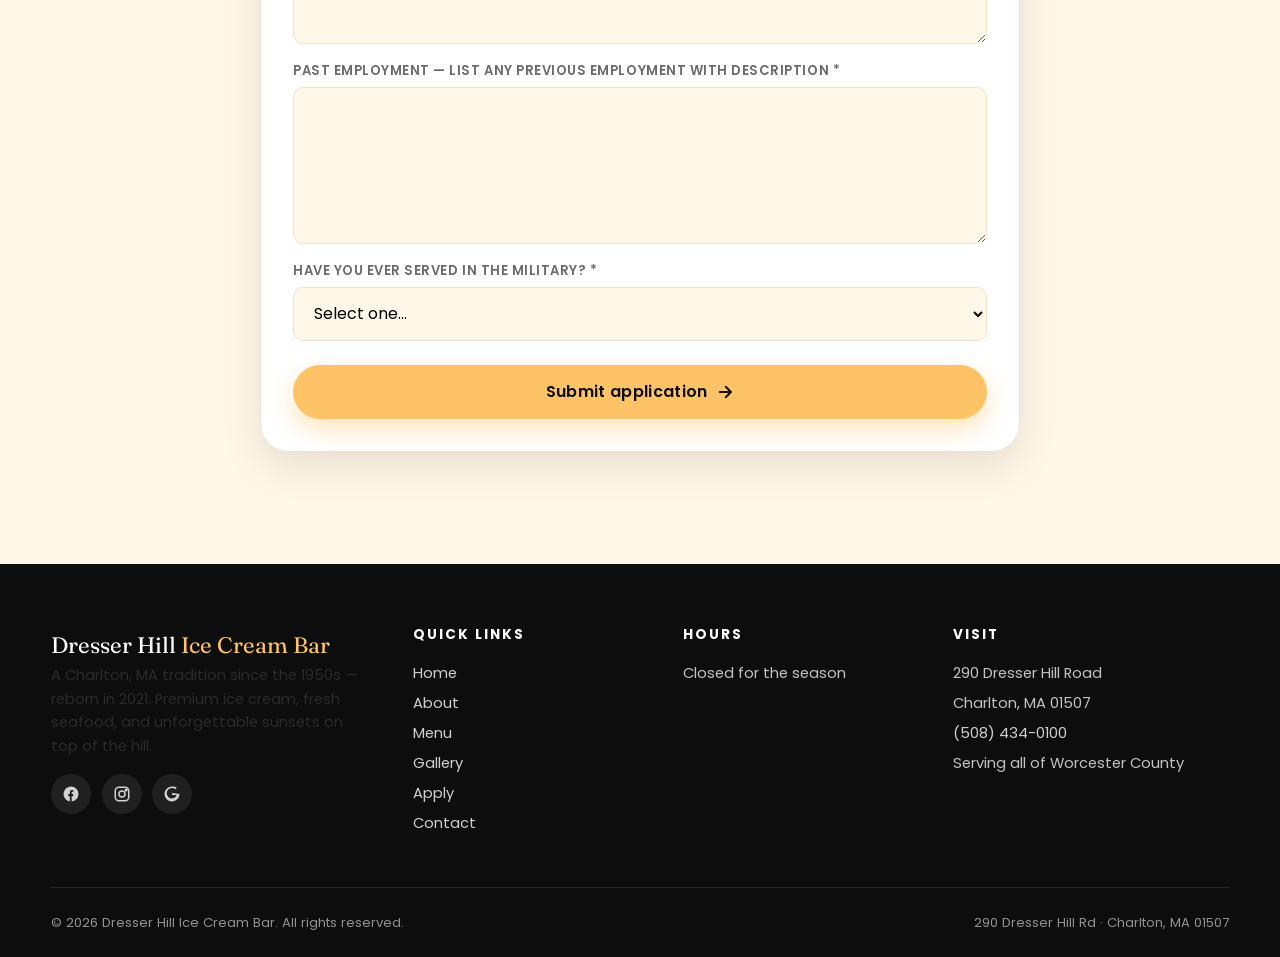
<file: apply.html>
<!DOCTYPE html>
<html lang="en">
<head>
<meta charset="UTF-8" />
<meta name="viewport" content="width=device-width, initial-scale=1.0" />
<title>Apply | Dresser Hill Ice Cream Bar — Charlton, MA</title>
<meta name="description" content="Apply today to join the Dresser Hill Ice Cream Bar team in Charlton, MA. Hiring team members 16+ for the season — scooper and line cook roles." />
<link rel="canonical" href="https://www.dresserhillicecreambar.com/apply.html" />

<meta property="og:type" content="website" />
<meta property="og:title" content="Apply — Dresser Hill Ice Cream Bar" />
<meta property="og:description" content="Join the team at Dresser Hill — hiring for the season in Charlton, MA." />
<meta property="og:image" content="images/ice-cream-sunset.jpg" />
<meta name="twitter:card" content="summary_large_image" />

<link rel="preconnect" href="https://fonts.googleapis.com" />
<link rel="preconnect" href="https://fonts.gstatic.com" crossorigin />
<link href="https://fonts.googleapis.com/css2?family=Fraunces:ital,opsz,wght,SOFT,WONK@0,9..144,400..800,30..100,0..1;1,9..144,400..700,30..100,0..1&family=Poppins:wght@300;400;500;600;700&display=swap" rel="stylesheet" />
<link rel="stylesheet" href="css/styles.css" />
<link rel="icon" type="image/png" sizes="192x192" href="favicon-192.png" />
<link rel="icon" type="image/png" sizes="48x48" href="favicon-48.png" />
<link rel="icon" type="image/png" sizes="32x32" href="favicon-32.png" />
<link rel="icon" type="image/png" sizes="16x16" href="favicon-16.png" />
<link rel="apple-touch-icon" sizes="180x180" href="apple-touch-icon.png" />

<script type="application/ld+json">
{
  "@context": "https://schema.org",
  "@type": "WebPage",
  "name": "Apply — Dresser Hill Ice Cream Bar",
  "url": "https://www.dresserhillicecreambar.com/apply.html",
  "description": "Employment application for Dresser Hill Ice Cream Bar, Charlton, MA.",
  "isPartOf": {
    "@type": "WebSite",
    "name": "Dresser Hill Ice Cream Bar",
    "url": "https://www.dresserhillicecreambar.com/"
  }
}
</script>
</head>
<body>

<header class="header">
  <div class="container header__inner">
    <a href="index.html" class="brand" aria-label="Dresser Hill Ice Cream Bar home">
      <img src="images/logo.jpg" alt="Dresser Hill Ice Cream Bar logo" class="brand__logo" />
      <span class="brand__text">Dresser Hill<small>Ice Cream Bar</small></span>
    </a>
    <nav class="nav" aria-label="Primary">
      <a href="index.html">Home</a>
      <a href="about.html">About</a>
      <a href="services.html">Menu</a>
      <a href="gallery.html">Gallery</a>
      <a href="apply.html" class="active">Apply</a>
      <a href="contact.html">Contact</a>
      <a href="services.html" class="btn btn--primary">View Menu</a>
    </nav>
    <a href="services.html" class="btn btn--primary header__cta">View Menu</a>
    <button class="menu-toggle" aria-label="Open menu" aria-expanded="false"><span></span></button>
  </div>
</header>

<section class="page-hero">
  <div class="container">
    <span class="eyebrow">Apply Today!</span>
    <h1>Apply</h1>
    <p>We are hiring team members (16 and older) for the 2026 season!</p>
  </div>
</section>

<section class="section">
  <div class="container">
    <div class="section__head reveal">
      <span class="eyebrow">Why join us</span>
      <h2>Come work where the whole county shows up.</h2>
      <p>Fast-paced window service, small-batch ice cream, and a kitchen that smells like summer — all with a front-row seat to the best sunsets around.</p>
    </div>
    <div class="why-grid apply-why">
      <div class="why-card reveal reveal--left" data-stagger="1">
        <div class="why-card__icon" aria-hidden="true">
          <svg viewBox="0 0 24 24" fill="none" stroke="currentColor" stroke-width="2" stroke-linecap="round" stroke-linejoin="round"><circle cx="12" cy="12" r="4"/><path d="M12 2v2M12 20v2M4 12H2M22 12h-2M5 5l1.4 1.4M17.6 17.6L19 19M5 19l1.4-1.4M17.6 6.4L19 5"/></svg>
        </div>
        <h3>Sunset shifts</h3>
        <p>Clock out with golden-hour views over Worcester County — the kind of backdrop you cannot fake.</p>
      </div>
      <div class="why-card reveal reveal--left" data-stagger="2">
        <div class="why-card__icon" aria-hidden="true">
          <svg viewBox="0 0 24 24" fill="none" stroke="currentColor" stroke-width="2" stroke-linecap="round" stroke-linejoin="round"><path d="M17 21v-2a4 4 0 0 0-4-4H5a4 4 0 0 0-4 4v2"/><circle cx="9" cy="7" r="4"/><path d="M23 21v-2a4 4 0 0 0-3-3.87M16 3.13a4 4 0 0 1 0 7.75"/></svg>
        </div>
        <h3>Crew that shows up for each other</h3>
        <p>Window line, scoop bar, and grill — one team keeping the hill running smooth on the busiest nights.</p>
      </div>
      <div class="why-card reveal reveal--right" data-stagger="3">
        <div class="why-card__icon" aria-hidden="true">
          <svg viewBox="0 0 24 24" fill="none" stroke="currentColor" stroke-width="2" stroke-linecap="round" stroke-linejoin="round"><path d="M8 9a4 4 0 1 1 8 0"/><path d="M7 9h10l-5 13z"/></svg>
        </div>
        <h3>Hands-on &amp; proud</h3>
        <p>Whether you are building sundaes or plating fried seafood, guests taste the care in every order.</p>
      </div>
      <div class="why-card reveal reveal--right" data-stagger="4">
        <div class="why-card__icon" aria-hidden="true">
          <svg viewBox="0 0 24 24" fill="none" stroke="currentColor" stroke-width="2" stroke-linecap="round" stroke-linejoin="round"><path d="M20.84 4.61a5.5 5.5 0 0 0-7.78 0L12 5.67l-1.06-1.06a5.5 5.5 0 0 0-7.78 7.78l1.06 1.06L12 21.23l7.78-7.78 1.06-1.06a5.5 5.5 0 0 0 0-7.78z"/></svg>
        </div>
        <h3>A Charlton tradition</h3>
        <p>Part of a hilltop stand locals have loved since the 1950s — help write the next chapter with us.</p>
      </div>
    </div>
  </div>
</section>

<section class="section section--tinted" id="apply-content">
  <div class="container apply-wrap">
    <div class="section__head reveal">
      <span class="eyebrow">Employment application</span>
      <h2>Tell us about you.</h2>
      <p>Complete the form below. Questions? Call <a href="tel:+15084340100" style="color:var(--amber-dark);font-weight:600">(508) 434-0100</a> or <a href="contact.html" style="color:var(--amber-dark);font-weight:600">contact us</a>.</p>
    </div>

    <form class="form reveal" action="https://api.web3forms.com/submit" method="POST" novalidate>
      <input type="hidden" name="access_key" value="0a727187-14e4-45d8-914d-53864eb00b42" />
      <input type="hidden" name="subject" value="New Job Application — Dresser Hill Ice Cream Bar" />
      <input type="hidden" name="from_name" value="Dresser Hill Website" />
      <input type="checkbox" name="botcheck" style="display:none" tabindex="-1" autocomplete="off" />
      <p class="apply-disclaimer" role="note"><strong>Disclaimer:</strong> I certify that my answers are true and complete to the best of my knowledge. If this application leads to employment, I understand that false or misleading information in my application or interview may result in my release.</p>

      <div class="row row--single">
        <div>
          <label for="apply-name">Your Name *</label>
          <input type="text" id="apply-name" name="applicant_name" autocomplete="name" required />
        </div>
      </div>
      <div class="row row--single">
        <div>
          <label for="apply-email">Your Email Address *</label>
          <input type="email" id="apply-email" name="applicant_email" autocomplete="email" required />
        </div>
      </div>
      <div class="row row--single">
        <div>
          <label for="apply-phone">Your Phone Number *</label>
          <input type="tel" id="apply-phone" name="applicant_phone" autocomplete="tel" required />
        </div>
      </div>
      <div class="row row--single">
        <div>
          <label for="apply-dob">Date of Birth *</label>
          <input type="date" id="apply-dob" name="applicant_dob" required />
        </div>
      </div>
      <div class="row row--single">
        <div>
          <label for="apply-citizen">Are you a United States citizen? *</label>
          <select id="apply-citizen" name="us_citizen" required>
            <option value="">Select one…</option>
            <option value="yes">Yes</option>
            <option value="no">No</option>
          </select>
        </div>
      </div>
      <div class="row row--single">
        <div>
          <label for="apply-position">Position Wanted (specify Ice Cream Scooper or Line Cook) *</label>
          <select id="apply-position" name="position_wanted" required>
            <option value="">Select one…</option>
            <option value="ice_cream_scooper">Ice Cream Scooper</option>
            <option value="line_cook">Line Cook</option>
          </select>
        </div>
      </div>
      <div class="row row--single">
        <div>
          <label for="apply-prior-work">Have you ever worked for this company? If yes, when? *</label>
          <textarea id="apply-prior-work" name="prior_work_here" required placeholder="If no, write &quot;No&quot;. If yes, include approximate dates."></textarea>
        </div>
      </div>
      <div class="row row--single">
        <div>
          <label for="apply-felony">Have you ever been convicted of a felony? (Yes or No) *</label>
          <select id="apply-felony" name="felony_conviction" required>
            <option value="">Select one…</option>
            <option value="yes">Yes</option>
            <option value="no">No</option>
          </select>
        </div>
      </div>
      <div class="row row--single">
        <div>
          <label for="apply-availability">General Availability — list days of the week you are available *</label>
          <textarea id="apply-availability" name="availability" required placeholder="e.g. Tue–Sun after 3pm; not Mondays"></textarea>
        </div>
      </div>
      <div class="row row--single">
        <div>
          <label for="apply-education">Highest Level of Education (graduated, in progress, college, etc.) *</label>
          <textarea id="apply-education" name="education" required rows="3"></textarea>
        </div>
      </div>
      <div class="row row--single">
        <div>
          <label for="apply-school">Are you currently in school? If so, which school? *</label>
          <textarea id="apply-school" name="current_school" required rows="3" placeholder="If not in school, write &quot;No&quot;."></textarea>
        </div>
      </div>
      <div class="row row--single">
        <div>
          <label for="apply-references">References — provide three references with contact information *</label>
          <textarea id="apply-references" name="references" required rows="5"></textarea>
        </div>
      </div>
      <div class="row row--single">
        <div>
          <label for="apply-employment">Past Employment — list any previous employment with description *</label>
          <textarea id="apply-employment" name="past_employment" required rows="5"></textarea>
        </div>
      </div>
      <div class="row row--single">
        <div>
          <label for="apply-military">Have you ever served in the military? *</label>
          <select id="apply-military" name="military_service" required>
            <option value="">Select one…</option>
            <option value="yes">Yes</option>
            <option value="no">No</option>
          </select>
        </div>
      </div>

      <button class="btn btn--primary" type="submit">Submit application
        <svg viewBox="0 0 24 24" fill="none" stroke="currentColor" stroke-width="2.5" stroke-linecap="round" stroke-linejoin="round" width="18" height="18"><path d="M5 12h14M13 5l7 7-7 7"/></svg>
      </button>
      <div class="form-success" role="status" aria-live="polite">Thanks! We received your application and will follow up soon.</div>
    </form>
  </div>
</section>

<footer class="footer">
  <div class="container">
    <div class="footer__grid">
      <div class="footer__about">
        <div class="footer__brand">Dresser Hill <span>Ice Cream Bar</span></div>
        <p>A Charlton, MA tradition since the 1950s — reborn in 2021. Premium ice cream, fresh seafood, and unforgettable sunsets on top of the hill.</p>
        <div class="footer__socials" aria-label="Social media">
          <a href="https://www.facebook.com/profile.php?id=61554546819414" target="_blank" rel="noopener" aria-label="Facebook"><svg viewBox="0 0 24 24" fill="currentColor"><path d="M22 12a10 10 0 1 0-11.6 9.9v-7h-2V12h2V9.8c0-2 1.2-3.1 3-3.1.9 0 1.8.2 1.8.2v2h-1c-1 0-1.3.6-1.3 1.3V12h2.2l-.3 2.9h-1.9v7A10 10 0 0 0 22 12z"/></svg></a>
          <a href="https://www.instagram.com/dresserhillicecreambar" target="_blank" rel="noopener" aria-label="Instagram"><svg viewBox="0 0 24 24" fill="none" stroke="currentColor" stroke-width="2"><rect x="3" y="3" width="18" height="18" rx="5"/><circle cx="12" cy="12" r="4"/><circle cx="17.5" cy="6.5" r="1" fill="currentColor"/></svg></a>
          <a href="https://maps.app.goo.gl/nAyVSWf8aKPRnjjG9" target="_blank" rel="noopener" aria-label="Google"><svg viewBox="0 0 24 24" fill="currentColor"><path d="M12 10.8v2.6h6.1c-.3 1.6-2 4.6-6.1 4.6a6.9 6.9 0 1 1 0-14 6.2 6.2 0 0 1 4.4 1.7l2-2A9.2 9.2 0 0 0 12 2a10 10 0 1 0 9.8 12c0-.6.1-1.3.1-2L12 10.8z"/></svg></a>
        </div>
      </div>
      <div>
        <h4>Quick Links</h4>
        <ul class="footer__list">
          <li><a href="index.html">Home</a></li>
          <li><a href="about.html">About</a></li>
          <li><a href="services.html">Menu</a></li>
          <li><a href="gallery.html">Gallery</a></li>
          <li><a href="apply.html">Apply</a></li>
          <li><a href="contact.html">Contact</a></li>
        </ul>
      </div>
      <div>
        <h4>Hours</h4>
        <ul class="footer__list">
          <li>Closed for the season</li>
        </ul>
      </div>
      <div>
        <h4>Visit</h4>
        <ul class="footer__list">
          <li>290 Dresser Hill Road</li>
          <li>Charlton, MA 01507</li>
          <li><a href="tel:+15084340100">(508) 434-0100</a></li>
          <li>Serving all of Worcester County</li>
        </ul>
      </div>
    </div>
    <div class="footer__bottom">
      <div>© 2026 Dresser Hill Ice Cream Bar. All rights reserved.</div>
      <div>290 Dresser Hill Rd · Charlton, MA 01507</div>
    </div>
  </div>
</footer>

<button class="to-top" aria-label="Scroll to top">↑</button>
<script src="js/scripts.js"></script>
</body>
</html>
</file>
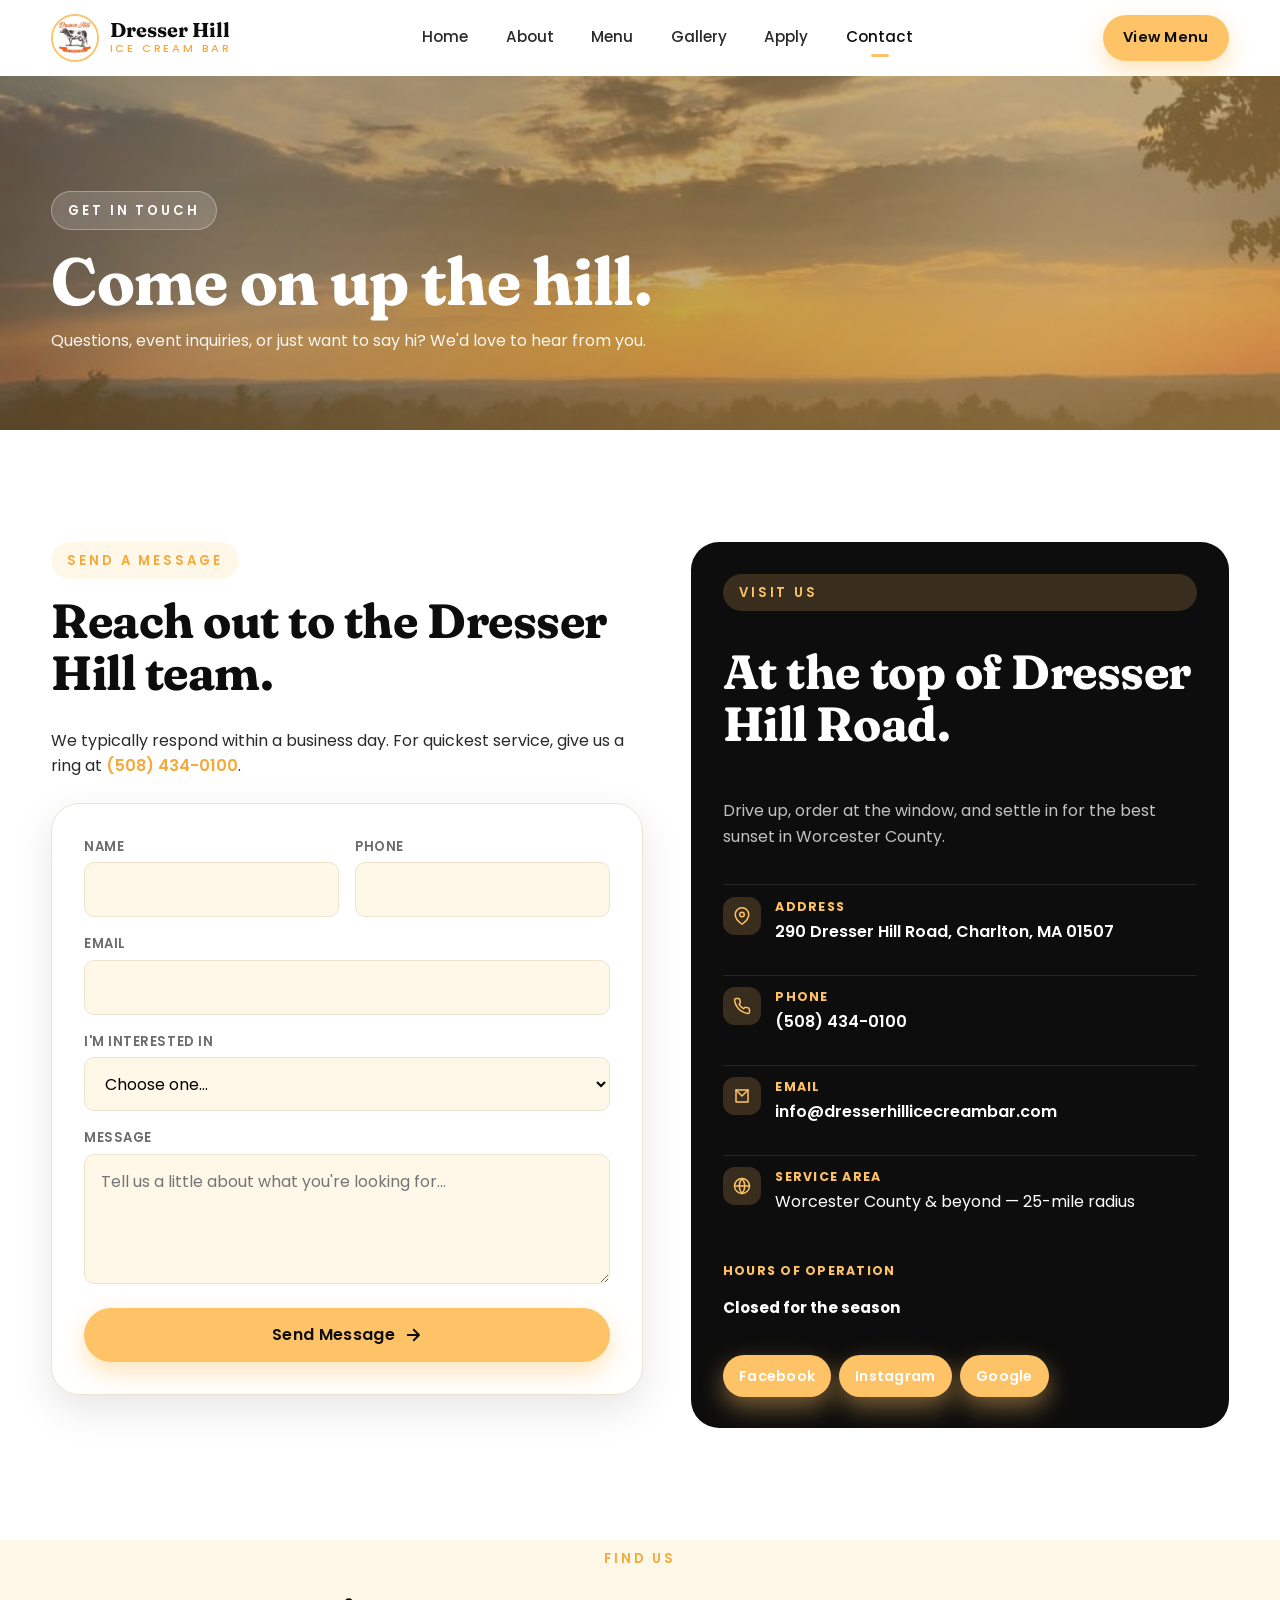
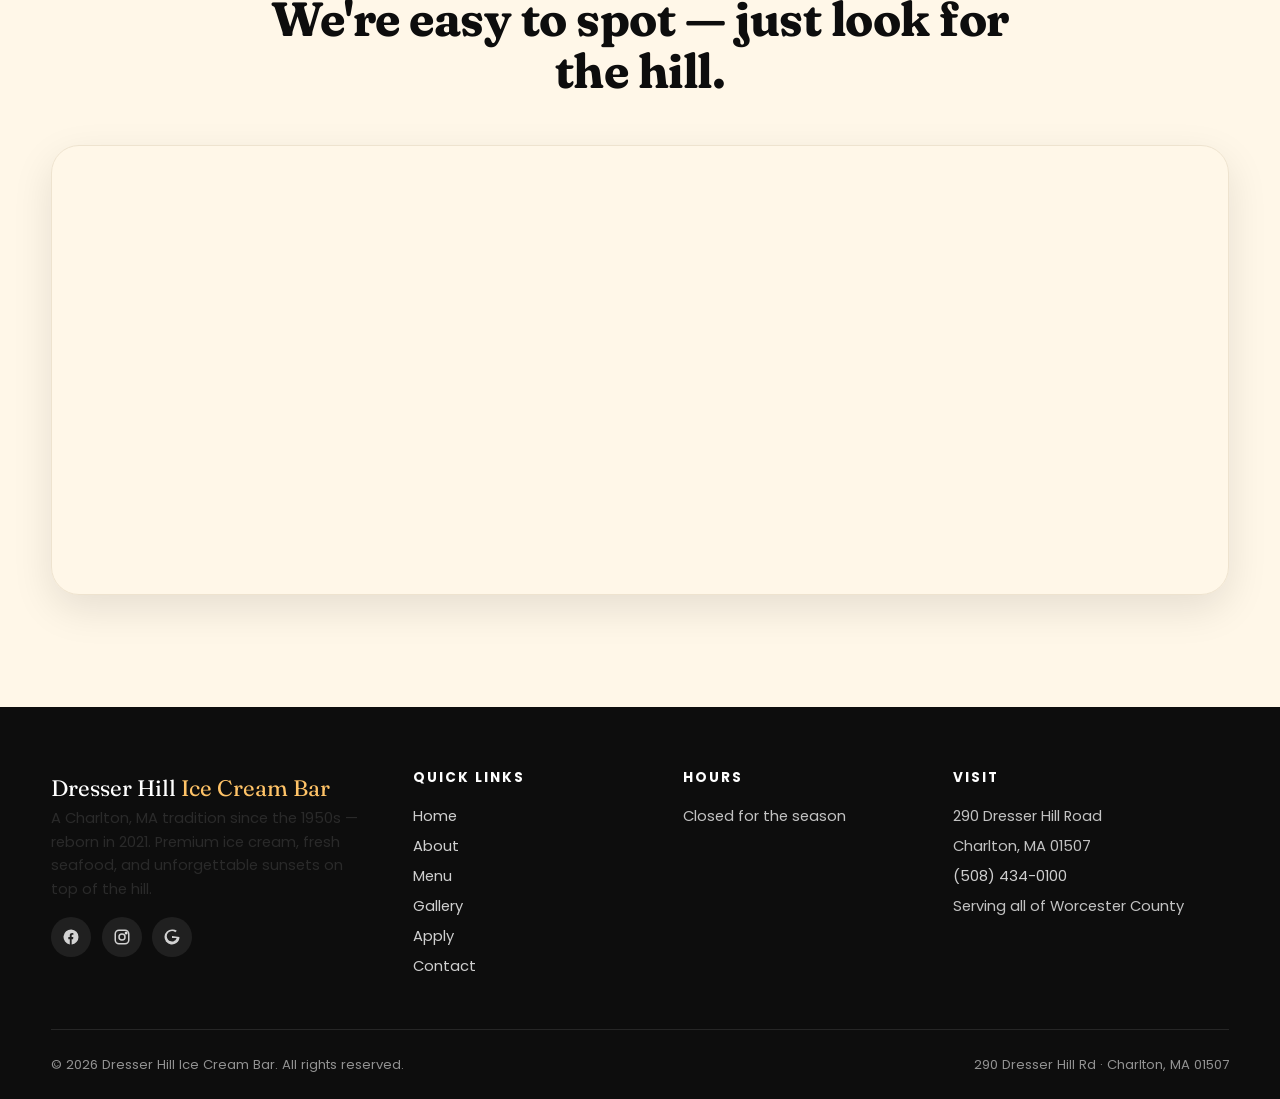
<file: contact.html>
<!DOCTYPE html>
<html lang="en">
<head>
<meta charset="UTF-8" />
<meta name="viewport" content="width=device-width, initial-scale=1.0" />
<title>Contact &amp; Directions | Dresser Hill Ice Cream Bar — Charlton, MA</title>
<meta name="description" content="Find hours, directions, and contact info for Dresser Hill Ice Cream Bar. Call (508) 434-0100 or stop by 290 Dresser Hill Road, Charlton, MA — serving all of Worcester County." />
<link rel="canonical" href="https://www.dresserhillicecreambar.com/contact.html" />

<meta property="og:type" content="website" />
<meta property="og:title" content="Contact Dresser Hill Ice Cream Bar" />
<meta property="og:description" content="Call (508) 434-0100 or visit 290 Dresser Hill Road, Charlton, MA 01507." />
<meta property="og:image" content="images/sunset.jpg" />
<meta name="twitter:card" content="summary_large_image" />

<link rel="preconnect" href="https://fonts.googleapis.com" />
<link rel="preconnect" href="https://fonts.gstatic.com" crossorigin />
<link href="https://fonts.googleapis.com/css2?family=Fraunces:ital,opsz,wght,SOFT,WONK@0,9..144,400..800,30..100,0..1;1,9..144,400..700,30..100,0..1&family=Poppins:wght@300;400;500;600;700&display=swap" rel="stylesheet" />
<link rel="stylesheet" href="css/styles.css" />
<link rel="icon" type="image/png" sizes="192x192" href="favicon-192.png" />
<link rel="icon" type="image/png" sizes="48x48" href="favicon-48.png" />
<link rel="icon" type="image/png" sizes="32x32" href="favicon-32.png" />
<link rel="icon" type="image/png" sizes="16x16" href="favicon-16.png" />
<link rel="apple-touch-icon" sizes="180x180" href="apple-touch-icon.png" />

<script type="application/ld+json">
{
  "@context": "https://schema.org",
  "@type": "IceCreamShop",
  "name": "Dresser Hill Ice Cream Bar",
  "url": "https://www.dresserhillicecreambar.com/contact.html",
  "image": "https://www.dresserhillicecreambar.com/images/sunset.jpg",
  "telephone": "+1-508-434-0100",
  "priceRange": "$",
  "address": {
    "@type": "PostalAddress",
    "streetAddress": "290 Dresser Hill Road",
    "addressLocality": "Charlton",
    "addressRegion": "MA",
    "postalCode": "01507",
    "addressCountry": "US"
  },
  "geo": { "@type": "GeoCoordinates", "latitude": 42.0922369, "longitude": -71.9698755 },
  "description": "Closed for the season.",
  "areaServed": "Worcester County, MA",
  "aggregateRating": { "@type": "AggregateRating", "ratingValue": "4.1", "reviewCount": "129" }
}
</script>
</head>
<body>

<header class="header">
  <div class="container header__inner">
    <a href="index.html" class="brand" aria-label="Dresser Hill Ice Cream Bar home">
      <img src="images/logo.jpg" alt="Dresser Hill Ice Cream Bar logo" class="brand__logo" />
      <span class="brand__text">Dresser Hill<small>Ice Cream Bar</small></span>
    </a>
    <nav class="nav" aria-label="Primary">
      <a href="index.html">Home</a>
      <a href="about.html">About</a>
      <a href="services.html">Menu</a>
      <a href="gallery.html">Gallery</a>
      <a href="apply.html">Apply</a>
      <a href="contact.html" class="active">Contact</a>
      <a href="services.html" class="btn btn--primary">View Menu</a>
    </nav>
    <a href="services.html" class="btn btn--primary header__cta">View Menu</a>
    <button class="menu-toggle" aria-label="Open menu" aria-expanded="false"><span></span></button>
  </div>
</header>

<section class="page-hero">
  <div class="container">
    <span class="eyebrow">Get In Touch</span>
    <h1>Come on up the hill.</h1>
    <p>Questions, event inquiries, or just want to say hi? We'd love to hear from you.</p>
  </div>
</section>

<section class="section">
  <div class="container">
    <div class="contact-grid">
      <!-- FORM -->
      <div class="reveal reveal--left">
        <span class="eyebrow">Send a Message</span>
        <h2>Reach out to the Dresser Hill team.</h2>
        <p style="margin-bottom:1.5rem">We typically respond within a business day. For quickest service, give us a ring at <a href="tel:+15084340100" style="color:var(--amber-dark);font-weight:600">(508) 434-0100</a>.</p>

        <form class="form" action="https://api.web3forms.com/submit" method="POST" novalidate>
          <input type="hidden" name="access_key" value="0b296695-ce7e-4202-864d-024396eeadb0" />
          <input type="hidden" name="subject" value="New Contact Inquiry — Dresser Hill Ice Cream Bar" />
          <input type="hidden" name="from_name" value="Dresser Hill Website" />
          <input type="checkbox" name="botcheck" style="display:none" tabindex="-1" autocomplete="off" />
          <div class="row">
            <div>
              <label for="name">Name</label>
              <input type="text" id="name" name="name" autocomplete="name" required />
            </div>
            <div>
              <label for="phone">Phone</label>
              <input type="tel" id="phone" name="phone" autocomplete="tel" />
            </div>
          </div>
          <div class="row row--single">
            <div>
              <label for="email">Email</label>
              <input type="email" id="email" name="email" autocomplete="email" required />
            </div>
          </div>
          <div class="row row--single">
            <div>
              <label for="interest">I'm interested in</label>
              <select id="interest" name="interest">
                <option value="">Choose one…</option>
                <option>Ice Cream &amp; Flavor Questions</option>
                <option>Seafood &amp; Kitchen Menu</option>
                <option>Private Events &amp; Catering</option>
                <option>Feedback or a Compliment</option>
                <option>Something Else</option>
              </select>
            </div>
          </div>
          <div class="row row--single">
            <div>
              <label for="message">Message</label>
              <textarea id="message" name="message" required placeholder="Tell us a little about what you're looking for…"></textarea>
            </div>
          </div>
          <button class="btn btn--primary" type="submit">Send Message
            <svg viewBox="0 0 24 24" fill="none" stroke="currentColor" stroke-width="2.5" stroke-linecap="round" stroke-linejoin="round" width="18" height="18"><path d="M5 12h14M13 5l7 7-7 7"/></svg>
          </button>
          <div class="form-success" role="status" aria-live="polite">Thanks! Your message is on its way. We'll get back to you shortly.</div>
        </form>
      </div>

      <!-- INFO PANEL -->
      <aside class="contact-panel reveal reveal--right">
        <span class="eyebrow" style="background:rgba(255,195,103,.18);color:#ffc367">Visit Us</span>
        <h2>At the top of Dresser Hill Road.</h2>
        <p>Drive up, order at the window, and settle in for the best sunset in Worcester County.</p>

        <p class="contact-panel__phone"><a href="tel:+15084340100">Call (508) 434-0100</a></p>

        <div class="info-row">
          <span class="icon"><svg width="18" height="18" viewBox="0 0 24 24" fill="none" stroke="currentColor" stroke-width="2" stroke-linecap="round" stroke-linejoin="round"><path d="M21 10c0 7-9 13-9 13s-9-6-9-13a9 9 0 0 1 18 0z"/><circle cx="12" cy="10" r="3"/></svg></span>
          <div>
            <strong>Address</strong>
            <a href="https://www.google.com/maps/dir/?api=1&destination=290+Dresser+Hill+Road+Charlton+MA" target="_blank" rel="noopener">290 Dresser Hill Road, Charlton, MA 01507</a>
          </div>
        </div>
        <div class="info-row">
          <span class="icon"><svg width="18" height="18" viewBox="0 0 24 24" fill="none" stroke="currentColor" stroke-width="2" stroke-linecap="round" stroke-linejoin="round"><path d="M22 16.9v3a2 2 0 0 1-2.2 2 19.8 19.8 0 0 1-8.6-3.1 19.5 19.5 0 0 1-6-6A19.8 19.8 0 0 1 2.1 4.2 2 2 0 0 1 4.1 2h3a2 2 0 0 1 2 1.7c.1.9.3 1.7.6 2.5a2 2 0 0 1-.5 2.1L8 9.6a16 16 0 0 0 6 6l1.3-1.3a2 2 0 0 1 2.1-.5c.8.3 1.6.5 2.5.6a2 2 0 0 1 1.7 2z"/></svg></span>
          <div><strong>Phone</strong><a href="tel:+15084340100">(508) 434-0100</a></div>
        </div>
        <div class="info-row">
          <span class="icon"><svg width="18" height="18" viewBox="0 0 24 24" fill="none" stroke="currentColor" stroke-width="2" stroke-linecap="round" stroke-linejoin="round"><path d="M4 4h16v16H4z"/><path d="M4 4l8 8 8-8"/></svg></span>
          <div><strong>Email</strong><a href="mailto:info@dresserhillicecreambar.com">info@dresserhillicecreambar.com</a></div>
        </div>
        <div class="info-row">
          <span class="icon"><svg width="18" height="18" viewBox="0 0 24 24" fill="none" stroke="currentColor" stroke-width="2" stroke-linecap="round" stroke-linejoin="round"><circle cx="12" cy="12" r="10"/><path d="M2 12h20M12 2a15.3 15.3 0 0 1 0 20M12 2a15.3 15.3 0 0 0 0 20"/></svg></span>
          <div><strong>Service Area</strong>Worcester County &amp; beyond — 25-mile radius</div>
        </div>

        <div style="margin-top:1rem">
          <strong style="display:block;font-size:.78rem;letter-spacing:.1em;text-transform:uppercase;color:var(--amber);margin-bottom:.6rem">Hours of Operation</strong>
          <ul class="hours-list">
            <li><strong>Closed for the season</strong></li>
          </ul>
        </div>

        <div class="contact-panel__socials">
          <a href="https://www.facebook.com/profile.php?id=61554546819414" target="_blank" rel="noopener" class="btn btn--primary">Facebook</a>
          <a href="https://www.instagram.com/dresserhillicecreambar" target="_blank" rel="noopener" class="btn btn--primary">Instagram</a>
          <a href="https://www.google.com/maps/place/Dresser+Hill+Ice+Cream+Bar/@42.0922369,-71.9698755,17z" target="_blank" rel="noopener" class="btn btn--primary">Google</a>
        </div>
      </aside>
    </div>
  </div>
</section>

<!-- MAP -->
<section class="section section--tinted contact-map-below">
  <div class="container">
    <div class="section__head reveal">
      <span class="eyebrow">Find Us</span>
      <h2>We're easy to spot — just look for the hill.</h2>
    </div>
    <div class="reveal contact-map">
      <iframe
        src="https://www.google.com/maps?q=42.0922369,-71.9698755&z=18&output=embed"
        loading="eager" referrerpolicy="no-referrer-when-downgrade"
        title="Map to Dresser Hill Ice Cream Bar"></iframe>
    </div>
  </div>
</section>

<footer class="footer">
  <div class="container">
    <div class="footer__grid">
      <div class="footer__about">
        <div class="footer__brand">Dresser Hill <span>Ice Cream Bar</span></div>
        <p>A Charlton, MA tradition since the 1950s — reborn in 2021. Premium ice cream, fresh seafood, and unforgettable sunsets on top of the hill.</p>
        <div class="footer__socials" aria-label="Social media">
          <a href="https://www.facebook.com/profile.php?id=61554546819414" target="_blank" rel="noopener" aria-label="Facebook"><svg viewBox="0 0 24 24" fill="currentColor"><path d="M22 12a10 10 0 1 0-11.6 9.9v-7h-2V12h2V9.8c0-2 1.2-3.1 3-3.1.9 0 1.8.2 1.8.2v2h-1c-1 0-1.3.6-1.3 1.3V12h2.2l-.3 2.9h-1.9v7A10 10 0 0 0 22 12z"/></svg></a>
          <a href="https://www.instagram.com/dresserhillicecreambar" target="_blank" rel="noopener" aria-label="Instagram"><svg viewBox="0 0 24 24" fill="none" stroke="currentColor" stroke-width="2"><rect x="3" y="3" width="18" height="18" rx="5"/><circle cx="12" cy="12" r="4"/><circle cx="17.5" cy="6.5" r="1" fill="currentColor"/></svg></a>
          <a href="https://maps.app.goo.gl/nAyVSWf8aKPRnjjG9" target="_blank" rel="noopener" aria-label="Google"><svg viewBox="0 0 24 24" fill="currentColor"><path d="M12 10.8v2.6h6.1c-.3 1.6-2 4.6-6.1 4.6a6.9 6.9 0 1 1 0-14 6.2 6.2 0 0 1 4.4 1.7l2-2A9.2 9.2 0 0 0 12 2a10 10 0 1 0 9.8 12c0-.6.1-1.3.1-2L12 10.8z"/></svg></a>
        </div>
      </div>
      <div>
        <h4>Quick Links</h4>
        <ul class="footer__list">
          <li><a href="index.html">Home</a></li>
          <li><a href="about.html">About</a></li>
          <li><a href="services.html">Menu</a></li>
          <li><a href="gallery.html">Gallery</a></li>
          <li><a href="apply.html">Apply</a></li>
          <li><a href="contact.html">Contact</a></li>
        </ul>
      </div>
      <div>
        <h4>Hours</h4>
        <ul class="footer__list">
          <li>Closed for the season</li>
        </ul>
      </div>
      <div>
        <h4>Visit</h4>
        <ul class="footer__list">
          <li>290 Dresser Hill Road</li>
          <li>Charlton, MA 01507</li>
          <li><a href="tel:+15084340100">(508) 434-0100</a></li>
          <li>Serving all of Worcester County</li>
        </ul>
      </div>
    </div>
    <div class="footer__bottom">
      <div>© 2026 Dresser Hill Ice Cream Bar. All rights reserved.</div>
      <div>290 Dresser Hill Rd · Charlton, MA 01507</div>
    </div>
  </div>
</footer>

<button class="to-top" aria-label="Scroll to top">↑</button>
<script src="js/scripts.js"></script>
</body>
</html>
</file>
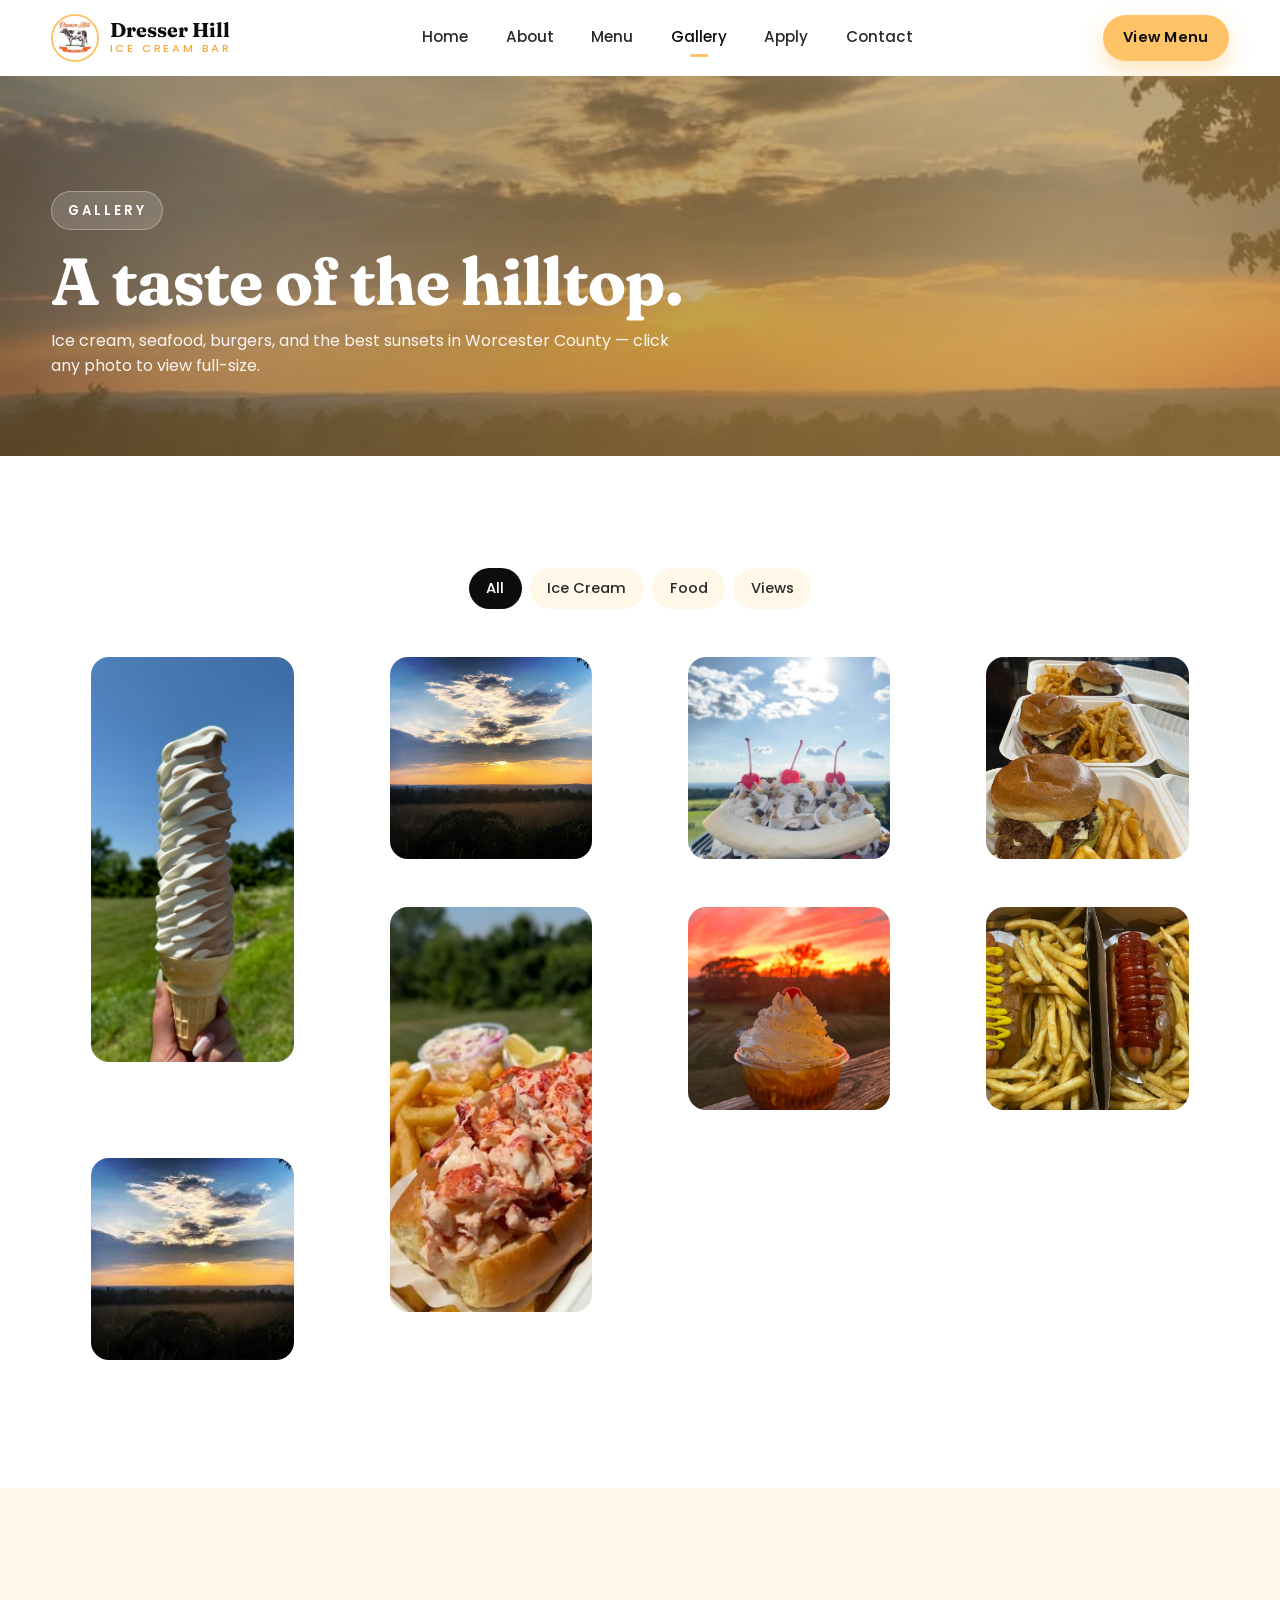
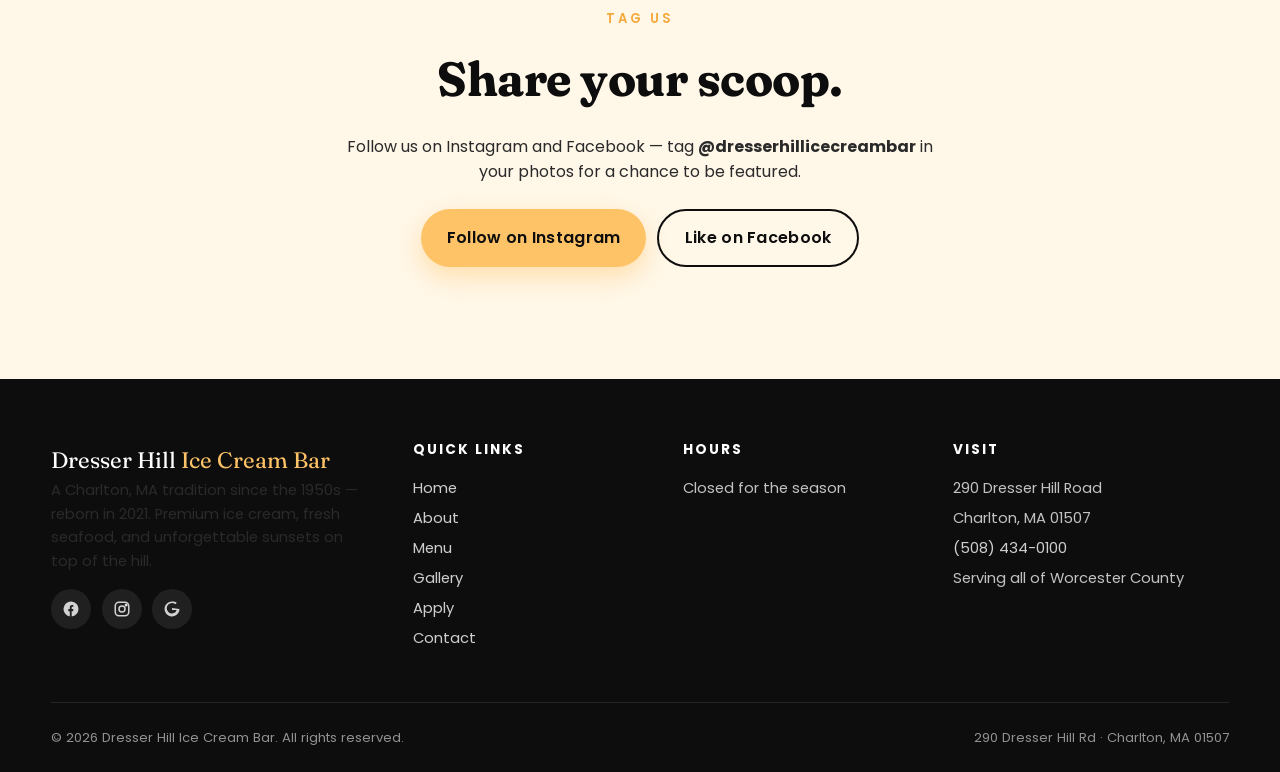
<file: gallery.html>
<!DOCTYPE html>
<html lang="en">
<head>
<meta charset="UTF-8" />
<meta name="viewport" content="width=device-width, initial-scale=1.0" />
<title>Gallery — Ice Cream, Seafood &amp; Sunset Views | Dresser Hill Ice Cream Bar</title>
<meta name="description" content="A visual tour of Dresser Hill Ice Cream Bar in Charlton, MA — towering ice cream cones, fresh seafood, and the hilltop sunset views that make this place legendary." />
<link rel="canonical" href="https://www.dresserhillicecreambar.com/gallery.html" />

<meta property="og:type" content="website" />
<meta property="og:title" content="Dresser Hill Gallery — Ice Cream, Seafood, Sunsets" />
<meta property="og:description" content="See why Dresser Hill Ice Cream Bar is Charlton's favorite hilltop spot." />
<meta property="og:image" content="images/soft-serve.jpg" />
<meta name="twitter:card" content="summary_large_image" />

<link rel="preconnect" href="https://fonts.googleapis.com" />
<link rel="preconnect" href="https://fonts.gstatic.com" crossorigin />
<link href="https://fonts.googleapis.com/css2?family=Fraunces:ital,opsz,wght,SOFT,WONK@0,9..144,400..800,30..100,0..1;1,9..144,400..700,30..100,0..1&family=Poppins:wght@300;400;500;600;700&display=swap" rel="stylesheet" />
<link rel="stylesheet" href="css/styles.css" />
<link rel="icon" type="image/png" sizes="192x192" href="favicon-192.png" />
<link rel="icon" type="image/png" sizes="48x48" href="favicon-48.png" />
<link rel="icon" type="image/png" sizes="32x32" href="favicon-32.png" />
<link rel="icon" type="image/png" sizes="16x16" href="favicon-16.png" />
<link rel="apple-touch-icon" sizes="180x180" href="apple-touch-icon.png" />

<script type="application/ld+json">
{
  "@context": "https://schema.org",
  "@type": "IceCreamShop",
  "name": "Dresser Hill Ice Cream Bar",
  "url": "https://www.dresserhillicecreambar.com/gallery.html",
  "image": "https://www.dresserhillicecreambar.com/images/soft-serve.jpg",
  "telephone": "+1-508-434-0100",
  "address": {
    "@type": "PostalAddress",
    "streetAddress": "290 Dresser Hill Road",
    "addressLocality": "Charlton",
    "addressRegion": "MA",
    "postalCode": "01507",
    "addressCountry": "US"
  }
}
</script>
</head>
<body>

<header class="header">
  <div class="container header__inner">
    <a href="index.html" class="brand" aria-label="Dresser Hill Ice Cream Bar home">
      <img src="images/logo.jpg" alt="Dresser Hill Ice Cream Bar logo" class="brand__logo" />
      <span class="brand__text">Dresser Hill<small>Ice Cream Bar</small></span>
    </a>
    <nav class="nav" aria-label="Primary">
      <a href="index.html">Home</a>
      <a href="about.html">About</a>
      <a href="services.html">Menu</a>
      <a href="gallery.html" class="active">Gallery</a>
      <a href="apply.html">Apply</a>
      <a href="contact.html">Contact</a>
      <a href="services.html" class="btn btn--primary">View Menu</a>
    </nav>
    <a href="services.html" class="btn btn--primary header__cta">View Menu</a>
    <button class="menu-toggle" aria-label="Open menu" aria-expanded="false"><span></span></button>
  </div>
</header>

<section class="page-hero">
  <div class="container">
    <span class="eyebrow">Gallery</span>
    <h1>A taste of the hilltop.</h1>
    <p>Ice cream, seafood, burgers, and the best sunsets in Worcester County — click any photo to view full-size.</p>
  </div>
</section>

<section class="section">
  <div class="container">
    <div class="filters reveal" role="tablist" aria-label="Filter gallery">
      <button class="filter-btn active" data-filter="all" type="button">All</button>
      <button class="filter-btn" data-filter="ice-cream" type="button">Ice Cream</button>
      <button class="filter-btn" data-filter="food" type="button">Food</button>
      <button class="filter-btn" data-filter="views" type="button">Views</button>
    </div>

    <div class="gallery">
      <figure class="gallery__item tall reveal" data-category="ice-cream" data-stagger="1">
        <img src="images/soft-serve.jpg" alt="Towering soft serve ice cream cone" loading="lazy" />
      </figure>
      <figure class="gallery__item reveal" data-category="views" data-stagger="2">
        <img src="images/sunset.jpg" alt="Golden-hour sunset over Dresser Hill" loading="lazy" />
      </figure>
      <figure class="gallery__item reveal" data-category="ice-cream" data-stagger="3">
        <img src="images/banana-float.jpg" alt="Loaded banana ice cream float" loading="lazy" />
      </figure>
      <figure class="gallery__item reveal" data-category="food" data-stagger="4">
        <img src="images/burgers.jpg" alt="Classic cheeseburger with fries" loading="lazy" />
      </figure>
      <figure class="gallery__item tall reveal" data-category="food" data-stagger="1">
        <img src="images/lobster-roll.jpg" alt="New England lobster roll" loading="lazy" />
      </figure>
      <figure class="gallery__item reveal" data-category="ice-cream" data-stagger="2">
        <img src="images/ice-cream-sunset.jpg" alt="Ice cream cone with sunset backdrop" loading="lazy" />
      </figure>
      <figure class="gallery__item reveal" data-category="food" data-stagger="3">
        <img src="images/hot-dogs.jpg" alt="Grilled hot dogs" loading="lazy" />
      </figure>
      <figure class="gallery__item reveal" data-category="ice-cream" data-stagger="4">
        <img src="images/images.jpeg" alt="Dresser Hill storefront" loading="lazy" />
      </figure>
    </div>
  </div>
</section>

<section class="section section--tinted center-text">
  <div class="container reveal">
    <span class="eyebrow">Tag Us</span>
    <h2>Share your scoop.</h2>
    <p style="max-width:620px;margin:0 auto 1.5rem">Follow us on Instagram and Facebook — tag <strong>@dresserhillicecreambar</strong> in your photos for a chance to be featured.</p>
    <div style="display:flex;gap:.7rem;justify-content:center;flex-wrap:wrap">
      <a href="https://www.instagram.com/dresserhillicecreambar" target="_blank" rel="noopener" class="btn btn--primary">Follow on Instagram</a>
      <a href="https://www.facebook.com/profile.php?id=61554546819414" target="_blank" rel="noopener" class="btn btn--ghost">Like on Facebook</a>
    </div>
  </div>
</section>

<footer class="footer">
  <div class="container">
    <div class="footer__grid">
      <div class="footer__about">
        <div class="footer__brand">Dresser Hill <span>Ice Cream Bar</span></div>
        <p>A Charlton, MA tradition since the 1950s — reborn in 2021. Premium ice cream, fresh seafood, and unforgettable sunsets on top of the hill.</p>
        <div class="footer__socials" aria-label="Social media">
          <a href="https://www.facebook.com/profile.php?id=61554546819414" target="_blank" rel="noopener" aria-label="Facebook"><svg viewBox="0 0 24 24" fill="currentColor"><path d="M22 12a10 10 0 1 0-11.6 9.9v-7h-2V12h2V9.8c0-2 1.2-3.1 3-3.1.9 0 1.8.2 1.8.2v2h-1c-1 0-1.3.6-1.3 1.3V12h2.2l-.3 2.9h-1.9v7A10 10 0 0 0 22 12z"/></svg></a>
          <a href="https://www.instagram.com/dresserhillicecreambar" target="_blank" rel="noopener" aria-label="Instagram"><svg viewBox="0 0 24 24" fill="none" stroke="currentColor" stroke-width="2"><rect x="3" y="3" width="18" height="18" rx="5"/><circle cx="12" cy="12" r="4"/><circle cx="17.5" cy="6.5" r="1" fill="currentColor"/></svg></a>
          <a href="https://maps.app.goo.gl/nAyVSWf8aKPRnjjG9" target="_blank" rel="noopener" aria-label="Google"><svg viewBox="0 0 24 24" fill="currentColor"><path d="M12 10.8v2.6h6.1c-.3 1.6-2 4.6-6.1 4.6a6.9 6.9 0 1 1 0-14 6.2 6.2 0 0 1 4.4 1.7l2-2A9.2 9.2 0 0 0 12 2a10 10 0 1 0 9.8 12c0-.6.1-1.3.1-2L12 10.8z"/></svg></a>
        </div>
      </div>
      <div>
        <h4>Quick Links</h4>
        <ul class="footer__list">
          <li><a href="index.html">Home</a></li>
          <li><a href="about.html">About</a></li>
          <li><a href="services.html">Menu</a></li>
          <li><a href="gallery.html">Gallery</a></li>
          <li><a href="apply.html">Apply</a></li>
          <li><a href="contact.html">Contact</a></li>
        </ul>
      </div>
      <div>
        <h4>Hours</h4>
        <ul class="footer__list">
          <li>Closed for the season</li>
        </ul>
      </div>
      <div>
        <h4>Visit</h4>
        <ul class="footer__list">
          <li>290 Dresser Hill Road</li>
          <li>Charlton, MA 01507</li>
          <li><a href="tel:+15084340100">(508) 434-0100</a></li>
          <li>Serving all of Worcester County</li>
        </ul>
      </div>
    </div>
    <div class="footer__bottom">
      <div>© 2026 Dresser Hill Ice Cream Bar. All rights reserved.</div>
      <div>290 Dresser Hill Rd · Charlton, MA 01507</div>
    </div>
  </div>
</footer>

<button class="to-top" aria-label="Scroll to top">↑</button>
<script src="js/scripts.js"></script>
</body>
</html>
</file>
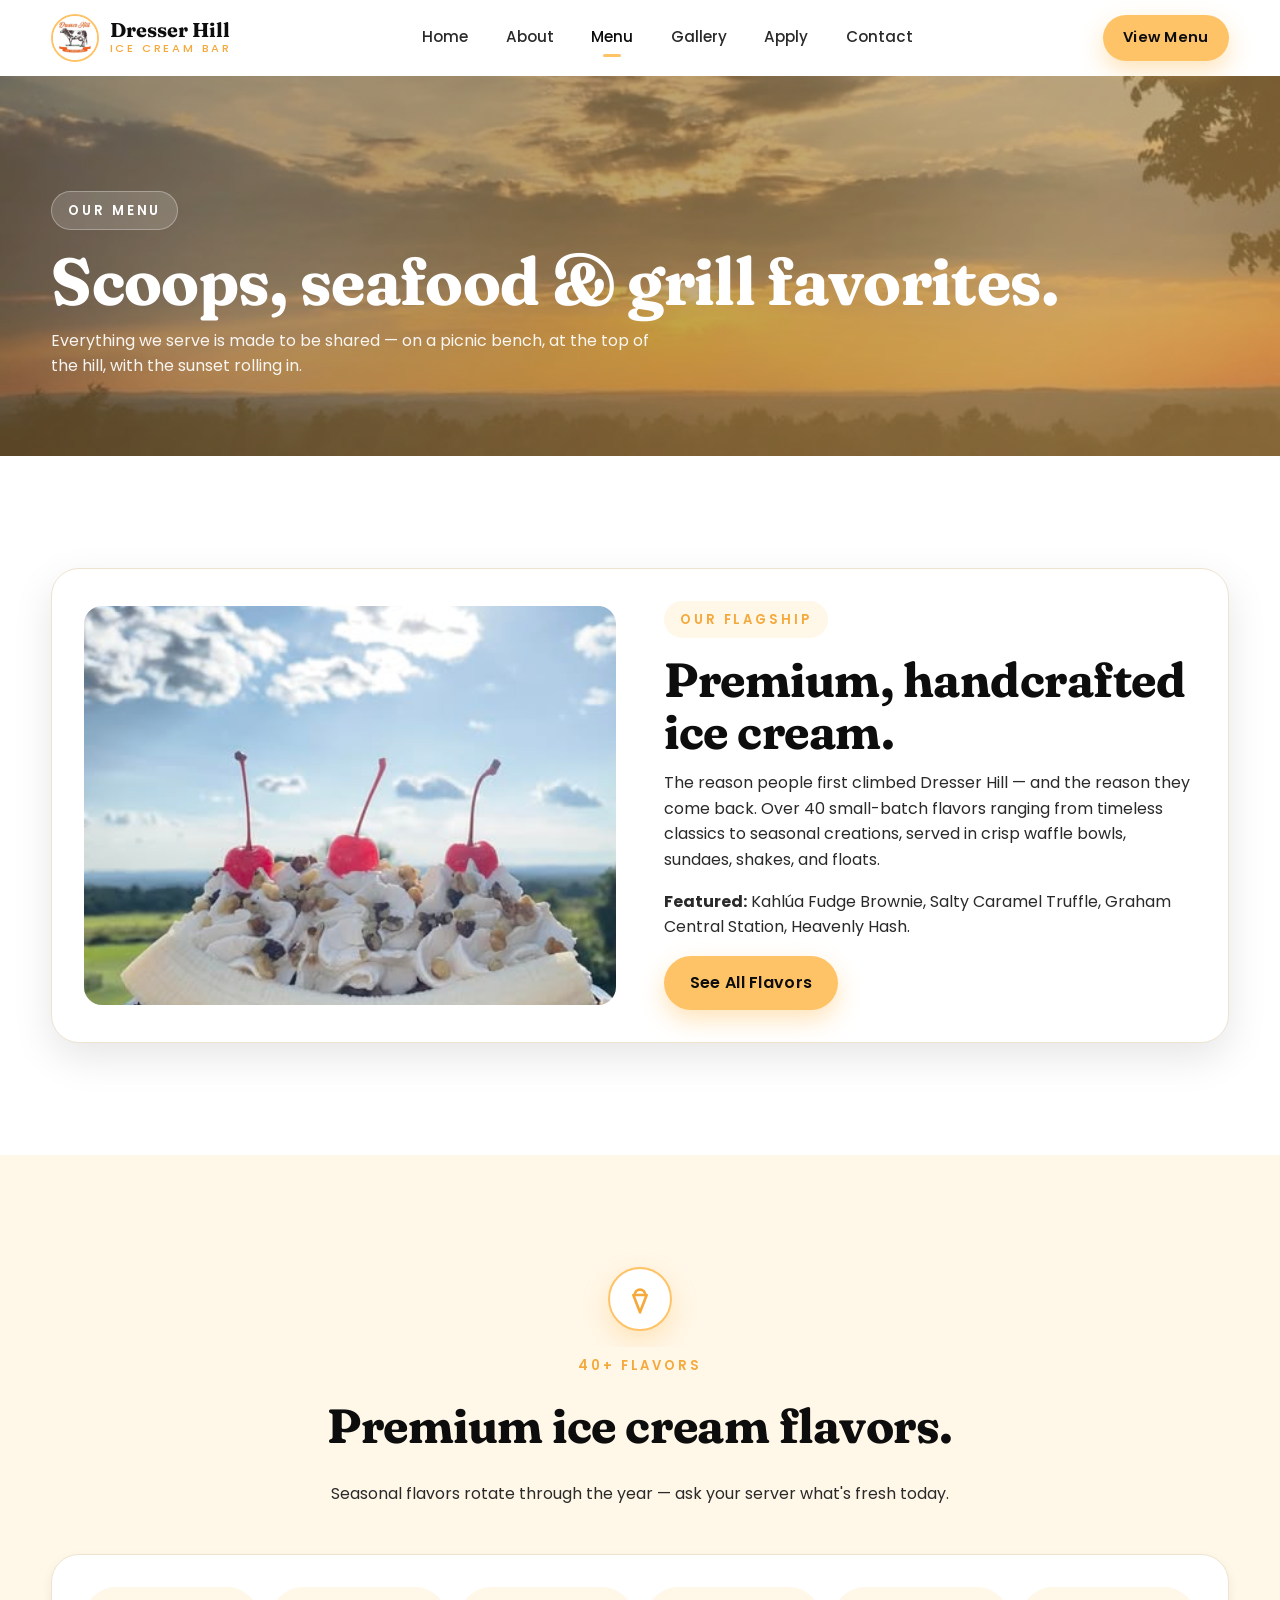
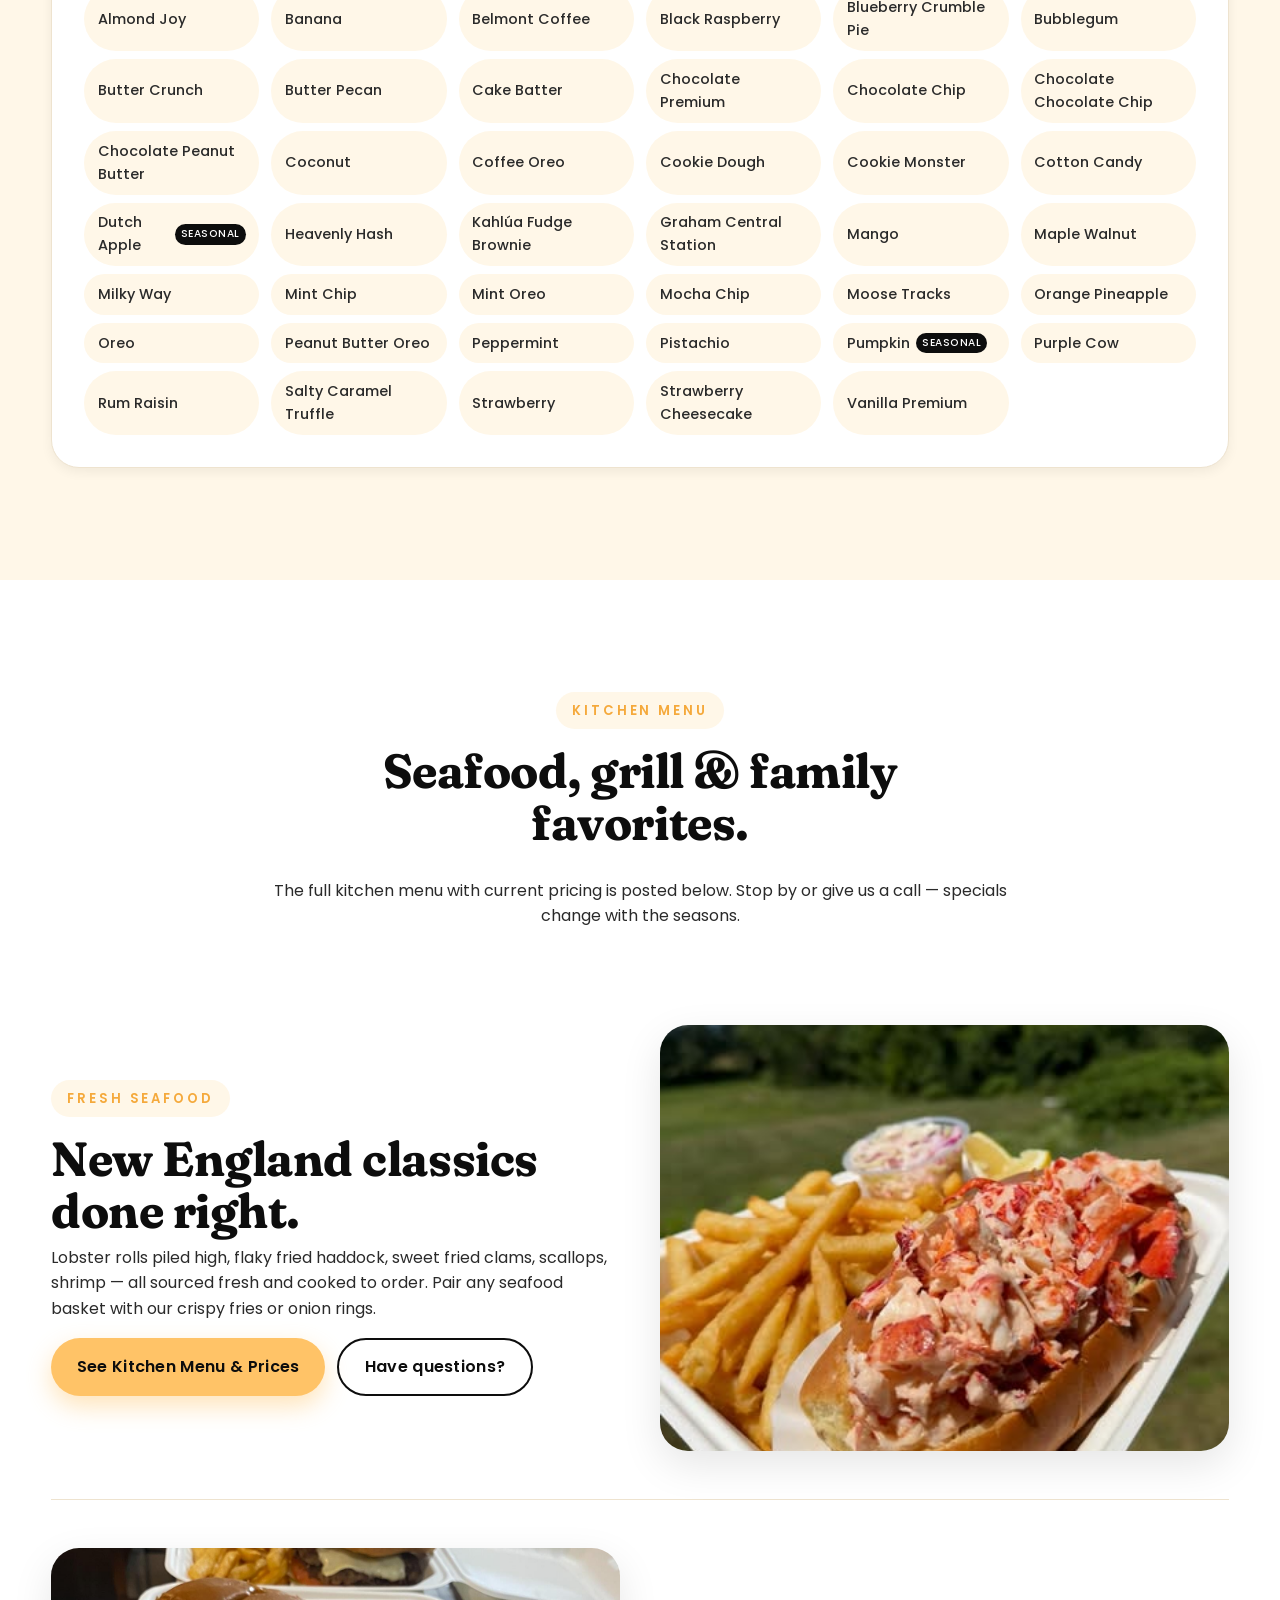
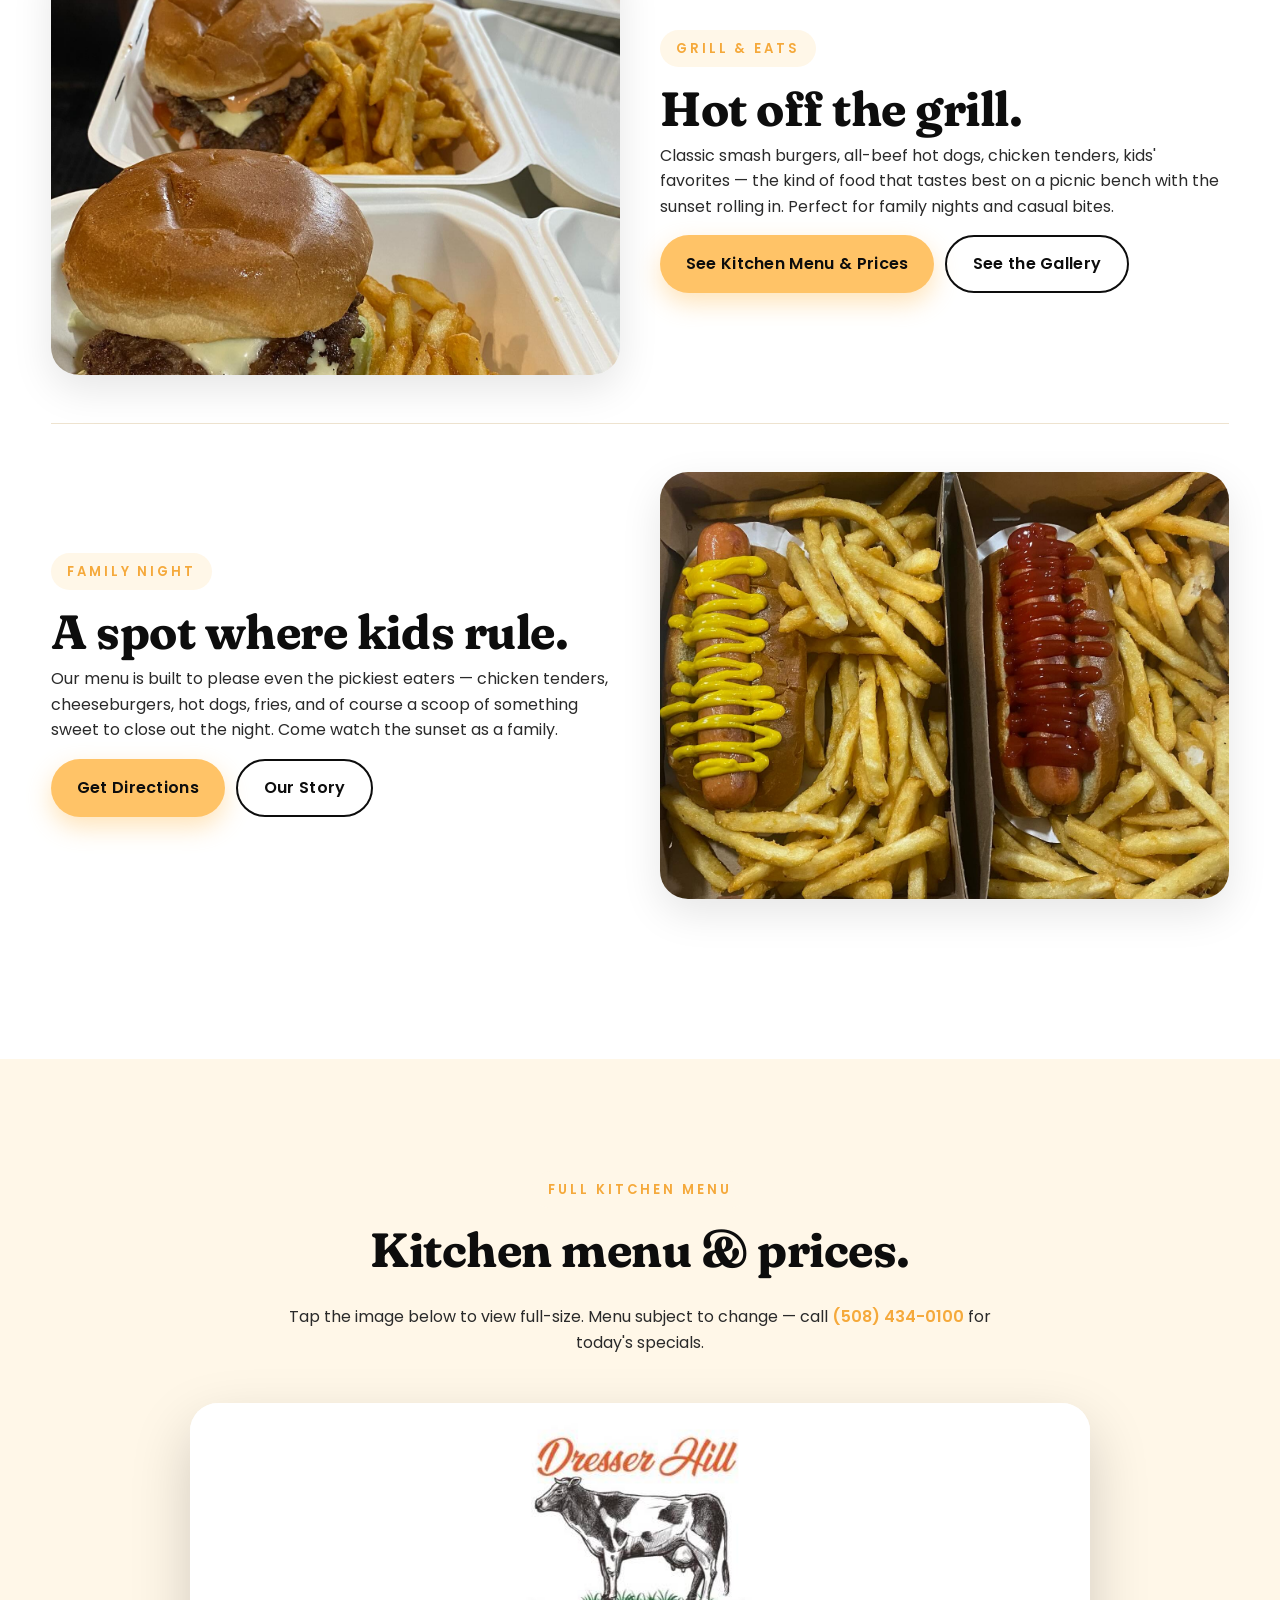
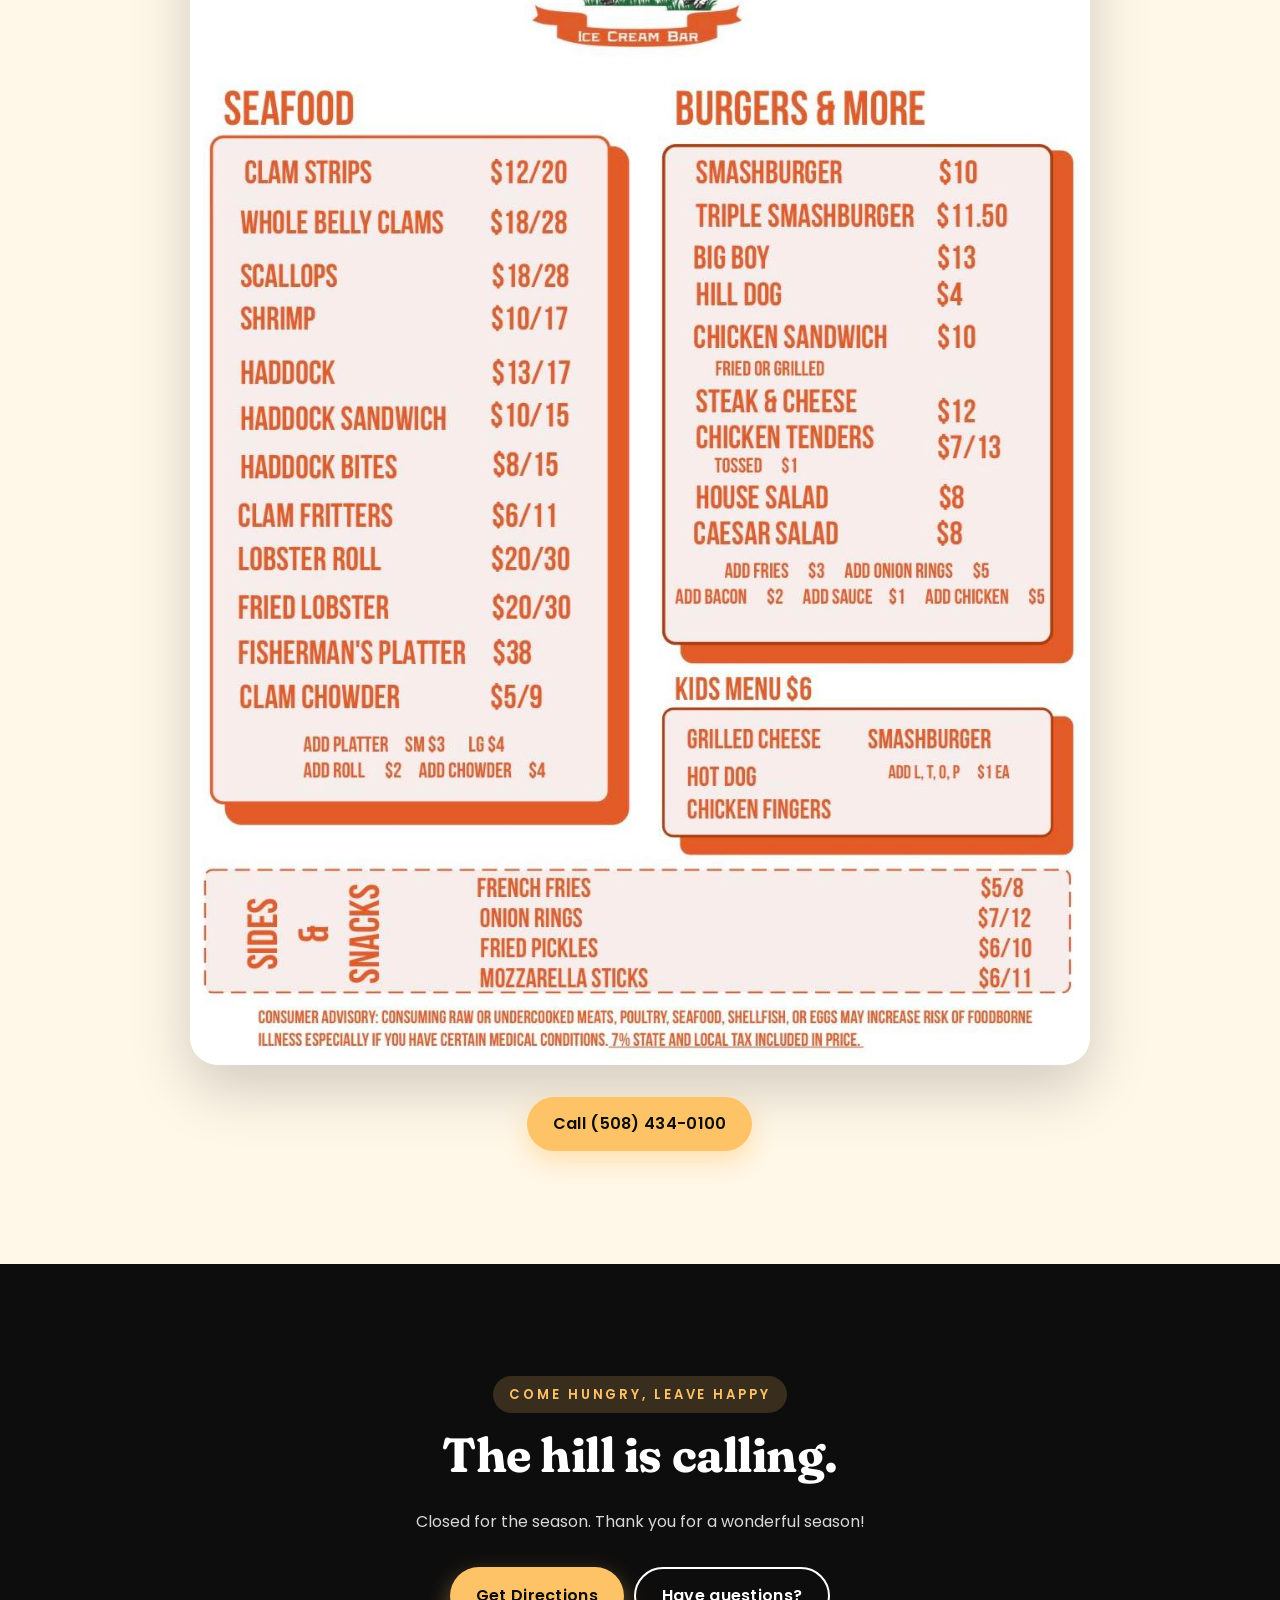
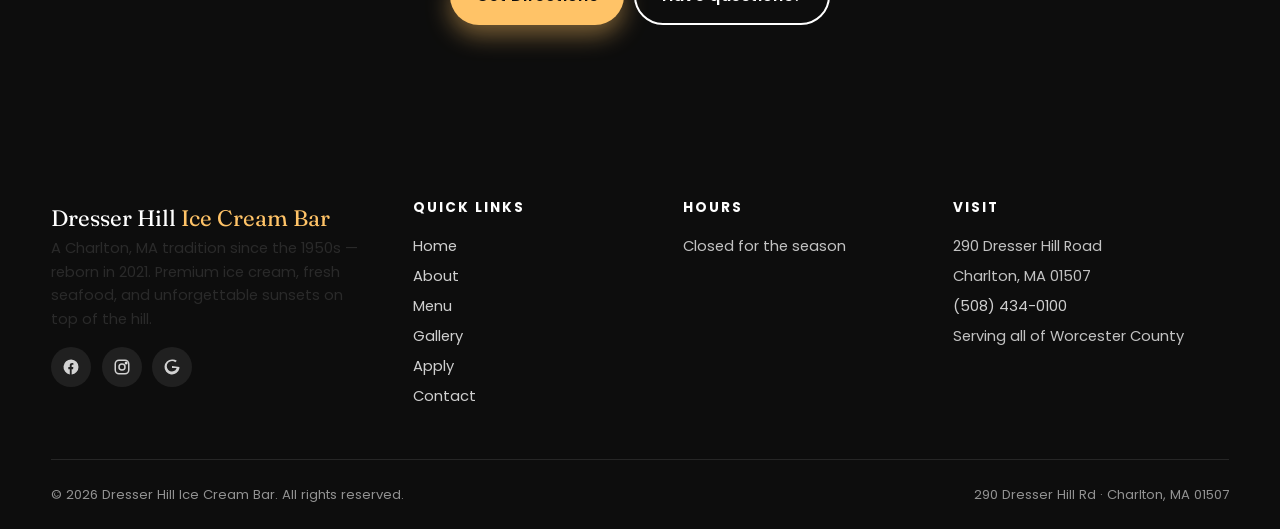
<file: services.html>
<!DOCTYPE html>
<html lang="en">
<head>
<meta charset="UTF-8" />
<meta name="viewport" content="width=device-width, initial-scale=1.0" />
<title>Menu — Ice Cream, Seafood &amp; Grill | Dresser Hill Ice Cream Bar</title>
<meta name="description" content="Explore our menu: 40+ premium ice cream flavors, fresh New England seafood, and classic grill favorites. View the full Dresser Hill Ice Cream Bar menu online." />
<link rel="canonical" href="https://www.dresserhillicecreambar.com/services.html" />

<meta property="og:type" content="website" />
<meta property="og:title" content="Dresser Hill Menu — Ice Cream, Seafood, Grill" />
<meta property="og:description" content="40+ ice cream flavors, fresh seafood, and classic grill favorites — served on top of Dresser Hill in Charlton, MA." />
<meta property="og:image" content="images/banana-float.jpg" />
<meta name="twitter:card" content="summary_large_image" />

<link rel="preconnect" href="https://fonts.googleapis.com" />
<link rel="preconnect" href="https://fonts.gstatic.com" crossorigin />
<link href="https://fonts.googleapis.com/css2?family=Fraunces:ital,opsz,wght,SOFT,WONK@0,9..144,400..800,30..100,0..1;1,9..144,400..700,30..100,0..1&family=Poppins:wght@300;400;500;600;700&display=swap" rel="stylesheet" />
<link rel="stylesheet" href="css/styles.css" />
<link rel="icon" type="image/png" sizes="192x192" href="favicon-192.png" />
<link rel="icon" type="image/png" sizes="48x48" href="favicon-48.png" />
<link rel="icon" type="image/png" sizes="32x32" href="favicon-32.png" />
<link rel="icon" type="image/png" sizes="16x16" href="favicon-16.png" />
<link rel="apple-touch-icon" sizes="180x180" href="apple-touch-icon.png" />

<script type="application/ld+json">
{
  "@context": "https://schema.org",
  "@type": "Menu",
  "name": "Dresser Hill Ice Cream Bar Menu",
  "url": "https://www.dresserhillicecreambar.com/services.html",
  "inLanguage": "en-US",
  "provider": {
    "@type": "IceCreamShop",
    "name": "Dresser Hill Ice Cream Bar",
    "telephone": "+1-508-434-0100",
    "address": {
      "@type": "PostalAddress",
      "streetAddress": "290 Dresser Hill Road",
      "addressLocality": "Charlton",
      "addressRegion": "MA",
      "postalCode": "01507",
      "addressCountry": "US"
    }
  }
}
</script>
</head>
<body>

<header class="header">
  <div class="container header__inner">
    <a href="index.html" class="brand" aria-label="Dresser Hill Ice Cream Bar home">
      <img src="images/logo.jpg" alt="Dresser Hill Ice Cream Bar logo" class="brand__logo" />
      <span class="brand__text">Dresser Hill<small>Ice Cream Bar</small></span>
    </a>
    <nav class="nav" aria-label="Primary">
      <a href="index.html">Home</a>
      <a href="about.html">About</a>
      <a href="services.html" class="active">Menu</a>
      <a href="gallery.html">Gallery</a>
      <a href="apply.html">Apply</a>
      <a href="contact.html">Contact</a>
      <a href="services.html" class="btn btn--primary">View Menu</a>
    </nav>
    <a href="services.html" class="btn btn--primary header__cta">View Menu</a>
    <button class="menu-toggle" aria-label="Open menu" aria-expanded="false"><span></span></button>
  </div>
</header>

<section class="page-hero">
  <div class="container">
    <span class="eyebrow">Our Menu</span>
    <h1>Scoops, seafood &amp; grill favorites.</h1>
    <p>Everything we serve is made to be shared — on a picnic bench, at the top of the hill, with the sunset rolling in.</p>
  </div>
</section>

<!-- ========= FLAGSHIP ========= -->
<section class="section">
  <div class="container">
    <div class="flagship reveal" id="ice-cream">
      <div class="flagship__media">
        <img src="images/banana-float.jpg" alt="Loaded Dresser Hill banana ice cream float" loading="lazy" />
      </div>
      <div class="flagship__body">
        <span class="eyebrow">Our Flagship</span>
        <h2>Premium, handcrafted ice cream.</h2>
        <p>The reason people first climbed Dresser Hill — and the reason they come back. Over 40 small-batch flavors ranging from timeless classics to seasonal creations, served in crisp waffle bowls, sundaes, shakes, and floats.</p>
        <p><strong>Featured:</strong> Kahlúa Fudge Brownie, Salty Caramel Truffle, Graham Central Station, Heavenly Hash.</p>
        <a href="#flavor-list" class="btn btn--primary">See All Flavors</a>
      </div>
    </div>
  </div>
</section>

<!-- ========= ICE CREAM FLAVORS ========= -->
<section class="section section--tinted" id="flavor-list">
  <div class="container">
    <div class="section__head reveal">
      <div class="section-icon" aria-hidden="true">
        <svg width="32" height="32" viewBox="0 0 24 24" fill="none" stroke="currentColor" stroke-width="2" stroke-linecap="round" stroke-linejoin="round">
          <path d="M8 9a4 4 0 1 1 8 0"/>
          <path d="M7 9h10l-5 13z"/>
        </svg>
      </div>
      <span class="eyebrow">40+ Flavors</span>
      <h2>Premium ice cream flavors.</h2>
      <p>Seasonal flavors rotate through the year — ask your server what's fresh today.</p>
    </div>
    <div class="flavors reveal">
      <div class="flavors__grid">
        <span class="flavor">Almond Joy</span>
        <span class="flavor">Banana</span>
        <span class="flavor">Belmont Coffee</span>
        <span class="flavor">Black Raspberry</span>
        <span class="flavor">Blueberry Crumble Pie</span>
        <span class="flavor">Bubblegum</span>
        <span class="flavor">Butter Crunch</span>
        <span class="flavor">Butter Pecan</span>
        <span class="flavor">Cake Batter</span>
        <span class="flavor">Chocolate Premium</span>
        <span class="flavor">Chocolate Chip</span>
        <span class="flavor">Chocolate Chocolate Chip</span>
        <span class="flavor">Chocolate Peanut Butter</span>
        <span class="flavor">Coconut</span>
        <span class="flavor">Coffee Oreo</span>
        <span class="flavor">Cookie Dough</span>
        <span class="flavor">Cookie Monster</span>
        <span class="flavor">Cotton Candy</span>
        <span class="flavor flavor--seasonal">Dutch Apple</span>
        <span class="flavor">Heavenly Hash</span>
        <span class="flavor">Kahlúa Fudge Brownie</span>
        <span class="flavor">Graham Central Station</span>
        <span class="flavor">Mango</span>
        <span class="flavor">Maple Walnut</span>
        <span class="flavor">Milky Way</span>
        <span class="flavor">Mint Chip</span>
        <span class="flavor">Mint Oreo</span>
        <span class="flavor">Mocha Chip</span>
        <span class="flavor">Moose Tracks</span>
        <span class="flavor">Orange Pineapple</span>
        <span class="flavor">Oreo</span>
        <span class="flavor">Peanut Butter Oreo</span>
        <span class="flavor">Peppermint</span>
        <span class="flavor">Pistachio</span>
        <span class="flavor flavor--seasonal">Pumpkin</span>
        <span class="flavor">Purple Cow</span>
        <span class="flavor">Rum Raisin</span>
        <span class="flavor">Salty Caramel Truffle</span>
        <span class="flavor">Strawberry</span>
        <span class="flavor">Strawberry Cheesecake</span>
        <span class="flavor">Vanilla Premium</span>
      </div>
    </div>
  </div>
</section>

<!-- ========= KITCHEN MENU ========= -->
<section class="section" id="seafood">
  <div class="container">
    <div class="section__head reveal">
      <span class="eyebrow">Kitchen Menu</span>
      <h2>Seafood, grill &amp; family favorites.</h2>
      <p>The full kitchen menu with current pricing is posted below. Stop by or give us a call — specials change with the seasons.</p>
    </div>

    <div class="service-block reveal">
      <div class="service-block__media">
        <img src="images/lobster-roll.jpg" alt="Fresh New England lobster roll" loading="lazy" />
      </div>
      <div>
        <span class="eyebrow">Fresh Seafood</span>
        <h2>New England classics done right.</h2>
        <p>Lobster rolls piled high, flaky fried haddock, sweet fried clams, scallops, shrimp — all sourced fresh and cooked to order. Pair any seafood basket with our crispy fries or onion rings.</p>
        <div class="service-block__ctas">
          <a href="#kitchen-menu" class="btn btn--primary">See Kitchen Menu &amp; Prices</a>
          <a href="contact.html" class="btn btn--ghost">Have questions?</a>
        </div>
      </div>
    </div>

    <div class="service-block reveal" id="grill">
      <div class="service-block__media">
        <img src="images/burgers.jpg" alt="Dresser Hill cheeseburger with fries" loading="lazy" />
      </div>
      <div>
        <span class="eyebrow">Grill &amp; Eats</span>
        <h2>Hot off the grill.</h2>
        <p>Classic smash burgers, all-beef hot dogs, chicken tenders, kids' favorites — the kind of food that tastes best on a picnic bench with the sunset rolling in. Perfect for family nights and casual bites.</p>
        <div class="service-block__ctas">
          <a href="#kitchen-menu" class="btn btn--primary">See Kitchen Menu &amp; Prices</a>
          <a href="gallery.html" class="btn btn--ghost">See the Gallery</a>
        </div>
      </div>
    </div>

    <div class="service-block reveal">
      <div class="service-block__media">
        <img src="images/hot-dogs.jpg" alt="Grilled hot dogs" loading="lazy" />
      </div>
      <div>
        <span class="eyebrow">Family Night</span>
        <h2>A spot where kids rule.</h2>
        <p>Our menu is built to please even the pickiest eaters — chicken tenders, cheeseburgers, hot dogs, fries, and of course a scoop of something sweet to close out the night. Come watch the sunset as a family.</p>
        <div class="service-block__ctas">
          <a href="contact.html" class="btn btn--primary">Get Directions</a>
          <a href="about.html" class="btn btn--ghost">Our Story</a>
        </div>
      </div>
    </div>
  </div>
</section>

<!-- ========= FULL KITCHEN MENU (IMAGE) ========= -->
<section class="section section--tinted" id="kitchen-menu">
  <div class="container">
    <div class="section__head reveal">
      <span class="eyebrow">Full Kitchen Menu</span>
      <h2>Kitchen menu &amp; prices.</h2>
      <p>Tap the image below to view full-size. Menu subject to change — call <a href="tel:+15084340100" style="color:var(--amber-dark);font-weight:600;">(508) 434-0100</a> for today's specials.</p>
    </div>
    <div class="reveal" style="max-width:900px;margin:0 auto;border-radius:var(--radius-lg);overflow:hidden;box-shadow:var(--shadow-lg);background:#fff">
      <a href="images/food-menu.jpg" target="_blank" rel="noopener">
        <img src="images/food-menu.jpg" alt="Dresser Hill Ice Cream Bar kitchen menu with prices" loading="lazy" style="width:100%;display:block" />
      </a>
    </div>
    <div class="center-text mt-2 reveal">
      <a href="tel:+15084340100" class="btn btn--primary">Call (508) 434-0100</a>
    </div>
  </div>
</section>

<!-- ========= CTA STRIP ========= -->
<section class="section section--dark center-text">
  <div class="container reveal">
    <span class="eyebrow" style="background:rgba(255,195,103,.18);color:#ffc367">Come Hungry, Leave Happy</span>
    <h2 style="color:#fff">The hill is calling.</h2>
    <p style="max-width:640px;margin:0 auto 2rem">Closed for the season. Thank you for a wonderful season!</p>
    <div style="display:flex;gap:.7rem;flex-wrap:wrap;justify-content:center">
      <a href="contact.html" class="btn btn--primary">Get Directions</a>
      <a href="contact.html" class="btn btn--ghost" style="border-color:#fff;color:#fff">Have questions?</a>
    </div>
  </div>
</section>

<footer class="footer">
  <div class="container">
    <div class="footer__grid">
      <div class="footer__about">
        <div class="footer__brand">Dresser Hill <span>Ice Cream Bar</span></div>
        <p>A Charlton, MA tradition since the 1950s — reborn in 2021. Premium ice cream, fresh seafood, and unforgettable sunsets on top of the hill.</p>
        <div class="footer__socials" aria-label="Social media">
          <a href="https://www.facebook.com/profile.php?id=61554546819414" target="_blank" rel="noopener" aria-label="Facebook"><svg viewBox="0 0 24 24" fill="currentColor"><path d="M22 12a10 10 0 1 0-11.6 9.9v-7h-2V12h2V9.8c0-2 1.2-3.1 3-3.1.9 0 1.8.2 1.8.2v2h-1c-1 0-1.3.6-1.3 1.3V12h2.2l-.3 2.9h-1.9v7A10 10 0 0 0 22 12z"/></svg></a>
          <a href="https://www.instagram.com/dresserhillicecreambar" target="_blank" rel="noopener" aria-label="Instagram"><svg viewBox="0 0 24 24" fill="none" stroke="currentColor" stroke-width="2"><rect x="3" y="3" width="18" height="18" rx="5"/><circle cx="12" cy="12" r="4"/><circle cx="17.5" cy="6.5" r="1" fill="currentColor"/></svg></a>
          <a href="https://maps.app.goo.gl/nAyVSWf8aKPRnjjG9" target="_blank" rel="noopener" aria-label="Google"><svg viewBox="0 0 24 24" fill="currentColor"><path d="M12 10.8v2.6h6.1c-.3 1.6-2 4.6-6.1 4.6a6.9 6.9 0 1 1 0-14 6.2 6.2 0 0 1 4.4 1.7l2-2A9.2 9.2 0 0 0 12 2a10 10 0 1 0 9.8 12c0-.6.1-1.3.1-2L12 10.8z"/></svg></a>
        </div>
      </div>
      <div>
        <h4>Quick Links</h4>
        <ul class="footer__list">
          <li><a href="index.html">Home</a></li>
          <li><a href="about.html">About</a></li>
          <li><a href="services.html">Menu</a></li>
          <li><a href="gallery.html">Gallery</a></li>
          <li><a href="apply.html">Apply</a></li>
          <li><a href="contact.html">Contact</a></li>
        </ul>
      </div>
      <div>
        <h4>Hours</h4>
        <ul class="footer__list">
          <li>Closed for the season</li>
        </ul>
      </div>
      <div>
        <h4>Visit</h4>
        <ul class="footer__list">
          <li>290 Dresser Hill Road</li>
          <li>Charlton, MA 01507</li>
          <li><a href="tel:+15084340100">(508) 434-0100</a></li>
          <li>Serving all of Worcester County</li>
        </ul>
      </div>
    </div>
    <div class="footer__bottom">
      <div>© 2026 Dresser Hill Ice Cream Bar. All rights reserved.</div>
      <div>290 Dresser Hill Rd · Charlton, MA 01507</div>
    </div>
  </div>
</footer>

<button class="to-top" aria-label="Scroll to top">↑</button>
<script src="js/scripts.js"></script>
</body>
</html>
</file>
<file: css/styles.css>
/* =========================================================
   Dresser Hill Ice Cream Bar — Global Stylesheet
   Palette: #ffffff (primary) | #ffc367 (secondary) | #000000 (accent)
   ========================================================= */

:root {
  --white: #ffffff;
  --cream: #fff7e8;
  --amber: #ffc367;
  --amber-dark: #f5a93b;
  --ink: #0d0d0d;
  --soft-ink: #2a2a2a;
  --muted: #6b6b6b;
  --line: #eee3cf;
  --shadow-sm: 0 4px 12px rgba(0, 0, 0, 0.06);
  --shadow-md: 0 14px 40px rgba(0, 0, 0, 0.10);
  --shadow-lg: 0 24px 60px rgba(0, 0, 0, 0.18);
  --radius-sm: 10px;
  --radius-md: 18px;
  --radius-lg: 28px;
  --radius-pill: 999px;
  --font-display: "Fraunces", "Georgia", serif;
  --font-body: "Poppins", "Helvetica Neue", Arial, sans-serif;
  --container: 1200px;
  --ease: cubic-bezier(.2,.7,.2,1);
}

/* ---------- Reset & base ---------- */
*, *::before, *::after { box-sizing: border-box; }
html { scroll-behavior: smooth; }
html { overflow-x: clip; }
body {
  margin: 0;
  font-family: var(--font-body);
  color: var(--ink);
  background: var(--white);
  line-height: 1.6;
  -webkit-font-smoothing: antialiased;
  overflow-x: clip;
}
img { max-width: 100%; display: block; }
a { color: inherit; text-decoration: none; }
button { font: inherit; cursor: pointer; border: 0; background: none; color: inherit; }

h1, h2, h3, h4 {
  font-family: var(--font-display);
  font-weight: 700;
  line-height: 1.08;
  letter-spacing: -0.01em;
  margin: 0 0 .6em;
  font-variation-settings: "SOFT" 70, "WONK" 1;
}
h1 { font-size: clamp(2.4rem, 5.2vw, 4.4rem); }
h2 { font-size: clamp(1.9rem, 3.8vw, 3rem); }
h3 { font-size: clamp(1.2rem, 1.8vw, 1.5rem); }
p  { margin: 0 0 1em; color: var(--soft-ink); }

.container {
  width: min(92%, var(--container));
  margin-inline: auto;
}

.eyebrow {
  display: inline-block;
  font-family: var(--font-body);
  font-weight: 600;
  font-size: .82rem;
  letter-spacing: .22em;
  text-transform: uppercase;
  color: var(--amber-dark);
  background: var(--cream);
  padding: .5rem 1rem;
  border-radius: var(--radius-pill);
  margin-bottom: 1rem;
}

.section {
  padding: clamp(4rem, 9vw, 7rem) 0;
  position: relative;
}
.section--tinted { background: var(--cream); }
.section--dark { background: var(--ink); color: var(--white); }
.section--dark p { color: #d8d8d8; }
.section__head { max-width: 740px; margin: 0 auto 3rem; text-align: center; }

/* ---------- Buttons ---------- */
.btn {
  display: inline-flex;
  align-items: center;
  gap: .55rem;
  padding: .9rem 1.6rem;
  border-radius: var(--radius-pill);
  font-weight: 600;
  letter-spacing: .02em;
  transition: transform .25s var(--ease), box-shadow .25s var(--ease), background .25s var(--ease), color .25s var(--ease);
  white-space: nowrap;
  will-change: transform;
}
.btn--primary {
  background: var(--amber);
  color: var(--ink);
  box-shadow: 0 10px 24px rgba(255,195,103,.45);
}
.btn--primary:hover {
  transform: translateY(-3px) scale(1.03);
  box-shadow: 0 18px 36px rgba(255,195,103,.55);
  background: var(--amber-dark);
}
.btn--ghost {
  background: transparent;
  color: var(--ink);
  border: 2px solid var(--ink);
}
.btn--ghost:hover {
  background: var(--ink);
  color: var(--white);
  transform: translateY(-3px);
}
.btn--dark {
  background: var(--ink);
  color: var(--white);
}
.btn--dark:hover {
  transform: translateY(-3px);
  background: var(--amber);
  color: var(--ink);
}
.btn svg { width: 18px; height: 18px; }

/* ---------- Header ---------- */
.header {
  position: sticky;
  top: 0;
  z-index: 50;
  backdrop-filter: saturate(160%) blur(14px);
  background: rgba(255,255,255,.82);
  border-bottom: 1px solid transparent;
  transition: background .3s var(--ease), border-color .3s var(--ease), box-shadow .3s var(--ease);
}
.header.scrolled {
  background: rgba(255,255,255,.96);
  border-bottom-color: var(--line);
  box-shadow: var(--shadow-sm);
}
.header__inner {
  display: flex;
  align-items: center;
  justify-content: space-between;
  gap: 1.2rem;
  padding: .85rem 0;
}
.header__cta { font-size: .92rem; padding: .7rem 1.25rem; }
@media (max-width: 900px) { .header__cta { display: none; } }
.brand {
  display: flex;
  align-items: center;
  gap: .65rem;
  font-family: var(--font-display);
  font-weight: 700;
  font-size: 1.25rem;
  color: var(--ink);
}
.brand__logo {
  width: 48px;
  height: 48px;
  border-radius: 50%;
  object-fit: cover;
  border: 2px solid var(--amber);
  background: var(--white);
}
.brand__text { line-height: 1; }
.brand__text small {
  display: block;
  font-family: var(--font-body);
  font-weight: 500;
  font-size: .7rem;
  letter-spacing: .25em;
  text-transform: uppercase;
  color: var(--amber-dark);
  margin-top: 3px;
}

.nav { display: flex; align-items: center; gap: .35rem; }
.nav a {
  padding: .55rem 1rem;
  border-radius: var(--radius-pill);
  font-weight: 500;
  font-size: .95rem;
  color: var(--soft-ink);
  transition: color .2s var(--ease), background .2s var(--ease);
  position: relative;
}
.nav a:hover { color: var(--ink); background: var(--cream); }
.nav a.active { color: var(--ink); }
.nav a.active::after {
  content: "";
  position: absolute;
  left: 50%;
  bottom: 2px;
  transform: translateX(-50%);
  width: 18px;
  height: 3px;
  border-radius: 3px;
  background: var(--amber);
}

.header .btn { padding: .7rem 1.25rem; font-size: .92rem; }
.nav > .btn { display: none; }
@media (max-width: 900px) { .nav > .btn { display: inline-flex; } }

.menu-toggle {
  display: none;
  width: 44px;
  height: 44px;
  border-radius: 50%;
  background: var(--cream);
  align-items: center;
  justify-content: center;
}
.menu-toggle span, .menu-toggle span::before, .menu-toggle span::after {
  content: "";
  display: block;
  width: 18px;
  height: 2px;
  background: var(--ink);
  border-radius: 2px;
  transition: transform .3s var(--ease), top .3s var(--ease), opacity .2s;
  position: relative;
}
.menu-toggle span::before { position: absolute; top: -6px; }
.menu-toggle span::after  { position: absolute; top:  6px; }
.menu-toggle.open span { background: transparent; }
.menu-toggle.open span::before { top: 0; transform: rotate(45deg); }
.menu-toggle.open span::after  { top: 0; transform: rotate(-45deg); }

@media (max-width: 900px) {
  /* Mobile menu lives inside the header (no fixed overlay) — bar + dropdown share one solid block */
  .header {
    backdrop-filter: none;
    -webkit-backdrop-filter: none;
    background: var(--white);
    z-index: 100;
    isolation: isolate;
  }
  .header.scrolled {
    background: var(--white);
  }
  html {
    overscroll-behavior-x: none;
    overscroll-behavior-y: contain;
  }

  .header__inner {
    flex-wrap: wrap;
    align-items: center;
    padding: .7rem 0;
    row-gap: 0;
  }
  .brand {
    order: 1;
    min-width: 0;
    flex: 0 1 auto;
  }
  .menu-toggle {
    order: 2;
    margin-left: auto;
    flex-shrink: 0;
    display: inline-flex;
  }
  .nav {
    order: 3;
    flex-basis: 100%;
    width: 100%;
    position: relative;
    left: auto;
    right: auto;
    top: auto;
    z-index: auto;
    flex-direction: column;
    align-items: stretch;
    gap: 0;
    max-height: 0;
    overflow: hidden;
    padding: 0;
    margin: 0;
    background: var(--white);
    border-top: 0;
    border-bottom: 0;
    box-shadow: none;
    transform: none;
    transition: max-height 0.45s var(--ease), padding-block 0.45s var(--ease);
    pointer-events: none;
    -webkit-overflow-scrolling: touch;
  }
  .nav.open {
    max-height: min(75vh, 560px);
    overflow-x: hidden;
    overflow-y: auto;
    overscroll-behavior: contain;
    padding: 0.75rem 0 calc(0.75rem + env(safe-area-inset-bottom, 0px));
    border-top: 1px solid var(--line);
    border-bottom: 1px solid var(--line);
    box-shadow: var(--shadow-md);
    pointer-events: auto;
    touch-action: pan-y;
  }
  .nav a { padding: .95rem .8rem; border-radius: var(--radius-sm); font-size: 1.05rem; }
  .nav a.active::after { left: .9rem; transform: none; }
  .nav .btn { margin-top: .6rem; justify-content: center; }
}

/* ---------- Hero ---------- */
.hero {
  position: relative;
  min-height: min(92vh, 900px);
  display: flex;
  align-items: center;
  color: var(--white);
  overflow: hidden;
  isolation: isolate;
}
.hero__bg {
  position: absolute;
  inset: -8% 0 0 0;
  z-index: -2;
  background-size: cover;
  background-position: center;
  will-change: transform;
}
.hero__bg--sunset {
  background-image: url("../images/sunset.jpg");
  opacity: .55;
  mix-blend-mode: screen;
}
.hero__bg--main {
  background-image: url("../images/ice-cream-sunset.jpg");
}
.hero::before {
  content: "";
  position: absolute;
  inset: 0;
  background:
    linear-gradient(180deg, rgba(0,0,0,.25) 0%, rgba(0,0,0,.45) 55%, rgba(0,0,0,.75) 100%),
    radial-gradient(ellipse at 70% 30%, rgba(255,195,103,.35), transparent 55%);
  z-index: -1;
}
.hero__content {
  padding: 7rem 0 6rem;
  max-width: 820px;
  animation: fadeUp 1.1s var(--ease) both;
}
.hero h1 {
  color: var(--white);
  font-size: clamp(2.8rem, 6vw, 5.2rem);
  letter-spacing: -0.02em;
  text-shadow: 0 8px 40px rgba(0,0,0,.35);
}
.hero h1 em {
  font-style: italic;
  color: var(--amber);
  font-variation-settings: "SOFT" 100, "WONK" 1;
}
.hero__lede {
  color: rgba(255,255,255,.92);
  font-size: clamp(1.05rem, 1.35vw, 1.25rem);
  max-width: 620px;
  margin-bottom: 2rem;
}
.hero__eyebrow {
  background: rgba(255,255,255,.12);
  color: var(--white);
  backdrop-filter: blur(8px);
  border: 1px solid rgba(255,255,255,.25);
}
.hero__cta {
  display: flex;
  flex-wrap: wrap;
  gap: .8rem;
  margin-top: 1.2rem;
}
.hero__meta {
  display: flex;
  flex-wrap: wrap;
  gap: 2rem 2.5rem;
  margin-top: 3rem;
  color: rgba(255,255,255,.9);
  font-size: .92rem;
}
.hero__meta strong { display: block; color: var(--amber); font-weight: 700; margin-bottom: 2px; font-size: 1rem; }
.hero__scroll {
  position: absolute;
  bottom: 1.5rem;
  left: 50%;
  transform: translateX(-50%);
  color: rgba(255,255,255,.75);
  font-size: .78rem;
  letter-spacing: .3em;
  text-transform: uppercase;
  animation: bob 2.4s ease-in-out infinite;
}

/* Page header (non-home) */
.page-hero {
  position: relative;
  padding: clamp(5rem, 9vw, 8rem) 0 clamp(3.5rem, 6vw, 5rem);
  background:
    linear-gradient(135deg, rgba(0,0,0,.55), rgba(0,0,0,.2)),
    var(--amber);
  color: var(--white);
  overflow: hidden;
  isolation: isolate;
}
.page-hero::after {
  content: "";
  position: absolute;
  inset: 0;
  z-index: -1;
  background-image: url("../images/sunset.jpg");
  background-size: cover;
  background-position: center;
  opacity: .35;
}
.page-hero h1 { color: var(--white); margin-bottom: .6rem; }
.page-hero p { color: rgba(255,255,255,.92); max-width: 620px; margin: 0; }
.page-hero .eyebrow { background: rgba(255,255,255,.15); color: var(--white); border: 1px solid rgba(255,255,255,.3); }

/* ---------- Reveal animations ---------- */
.reveal { opacity: 0; transform: translateY(34px); transition: opacity .9s var(--ease), transform .9s var(--ease); }
.reveal.in { opacity: 1; transform: translateY(0); }
.reveal--left { transform: translateX(-40px); }
.reveal--left.in { transform: translateX(0); }
.reveal--right { transform: translateX(40px); }
.reveal--right.in { transform: translateX(0); }
.locate__map.reveal,
.contact-map.reveal {
  opacity: 1;
  transform: none;
}
.reveal[data-stagger="1"] { transition-delay: .1s; }
.reveal[data-stagger="2"] { transition-delay: .2s; }
.reveal[data-stagger="3"] { transition-delay: .3s; }
.reveal[data-stagger="4"] { transition-delay: .4s; }
.reveal[data-stagger="5"] { transition-delay: .5s; }

@keyframes fadeUp {
  from { opacity: 0; transform: translateY(28px); }
  to   { opacity: 1; transform: translateY(0); }
}
@keyframes bob {
  0%,100% { transform: translate(-50%, 0); }
  50%     { transform: translate(-50%, 8px); }
}

/* ---------- Services cards (home overview) ---------- */
.svc-grid {
  display: grid;
  gap: 1.25rem;
  grid-template-columns: repeat(auto-fit, minmax(260px, 1fr));
}
.svc-card {
  position: relative;
  display: block;
  background: var(--white);
  border-radius: var(--radius-lg);
  overflow: hidden;
  box-shadow: var(--shadow-sm);
  border: 1px solid var(--line);
  transition: transform .35s var(--ease), box-shadow .35s var(--ease);
  isolation: isolate;
}
.svc-card:hover {
  transform: translateY(-8px);
  box-shadow: var(--shadow-md);
}
.svc-card__media {
  aspect-ratio: 4/3;
  overflow: hidden;
  background: var(--cream);
}
.svc-card__media img {
  width: 100%; height: 100%; object-fit: cover;
  transition: transform .7s var(--ease);
}
.svc-card:hover .svc-card__media img { transform: scale(1.07); }
.svc-card__body { padding: 1.4rem 1.5rem 1.75rem; }
.svc-card__icon {
  width: 46px; height: 46px;
  display: grid; place-items: center;
  background: var(--cream);
  border-radius: 14px;
  margin-bottom: .9rem;
  color: var(--amber-dark);
}
.svc-card h3 { margin-bottom: .4rem; }
.svc-card p  { color: var(--muted); font-size: .95rem; margin-bottom: .9rem; }
.svc-card__link {
  display: inline-flex;
  align-items: center;
  gap: .4rem;
  font-weight: 600;
  color: var(--ink);
}
.svc-card__link::after { content: "→"; transition: transform .25s var(--ease); }
.svc-card:hover .svc-card__link::after { transform: translateX(4px); }

/* ---------- Why choose us ---------- */
.why-grid {
  display: grid;
  gap: 1.25rem;
  grid-template-columns: repeat(auto-fit, minmax(220px, 1fr));
}
.why-card {
  padding: 2rem 1.5rem;
  border-radius: var(--radius-lg);
  background: var(--white);
  border: 1px solid var(--line);
  transition: transform .35s var(--ease), box-shadow .35s var(--ease), border-color .35s var(--ease);
  text-align: center;
}
.why-card:hover {
  transform: translateY(-6px);
  border-color: var(--amber);
  box-shadow: 0 18px 40px rgba(255,195,103,.25);
}
.why-card__num {
  font-family: var(--font-display);
  font-size: clamp(2.6rem, 4vw, 3.4rem);
  line-height: 1;
  color: var(--amber-dark);
  margin-bottom: .4rem;
  font-variation-settings: "SOFT" 100, "WONK" 1;
}
.why-card h3 { font-size: 1.15rem; margin-bottom: .3rem; }
.why-card p { font-size: .92rem; color: var(--muted); margin: 0; }

/* ---------- Testimonials ---------- */
.reviews {
  text-align: center;
}
.reviews__rating {
  display: inline-flex;
  align-items: center;
  justify-content: center;
  flex-wrap: wrap;
  gap: .55rem .75rem;
  padding: .8rem 1.25rem;
  border-radius: var(--radius-pill);
  background: var(--white);
  border: 1px solid var(--line);
  box-shadow: var(--shadow-sm);
  margin-bottom: 2.5rem;
}
.reviews__rating-text {
  display: inline-flex;
  align-items: baseline;
  flex-wrap: wrap;
  gap: 0 .25rem;
  font-size: .95rem;
  color: var(--soft-ink);
}
.reviews__rating-label {
  font-weight: 700;
  color: var(--ink);
  text-transform: uppercase;
  letter-spacing: .06em;
  font-size: .72rem;
}
.reviews__rating-sep { color: var(--line); font-weight: 400; }
.reviews__rating small { color: var(--muted); font-size: .88rem; }

.carousel {
  position: relative;
  max-width: 820px;
  margin: 0 auto;
}
.carousel__track {
  display: grid;
  grid-template-columns: 1fr;
}
.testimonial {
  grid-column: 1 / -1;
  grid-row: 1 / 2;
  opacity: 0;
  transition: opacity .5s var(--ease);
  pointer-events: none;
  padding: 2.5rem 1.5rem;
}
.testimonial.active { opacity: 1; pointer-events: auto; position: relative; }
.testimonial blockquote {
  font-family: var(--font-display);
  font-style: italic;
  font-size: clamp(1.15rem, 1.7vw, 1.45rem);
  line-height: 1.45;
  color: var(--ink);
  margin: 0 0 1.3rem;
  font-variation-settings: "SOFT" 100;
}
.testimonial cite {
  display: block;
  font-style: normal;
  font-weight: 600;
  color: var(--amber-dark);
  font-size: .92rem;
  letter-spacing: .08em;
  text-transform: uppercase;
}
.carousel__dots {
  display: flex;
  justify-content: center;
  gap: .5rem;
  margin-top: 1rem;
}
.carousel__dots button {
  width: 10px; height: 10px; border-radius: 50%;
  background: var(--line);
  transition: background .25s, transform .25s;
}
.carousel__dots button.active { background: var(--amber-dark); transform: scale(1.4); }

.reviews__more {
  margin-top: 2rem;
}

/* ---------- Map / contact CTA ---------- */
.locate {
  display: grid;
  grid-template-columns: 1.2fr 1fr;
  gap: 2.5rem;
  align-items: stretch;
}
.locate__map {
  border-radius: var(--radius-lg);
  overflow: hidden;
  min-height: 420px;
  height: 420px;
  box-shadow: var(--shadow-md);
  border: 1px solid var(--line);
  position: relative;
}
.locate__map iframe {
  position: absolute;
  inset: 0;
  width: 100%;
  height: 100%;
  min-height: 100%;
  display: block;
  border: 0;
}
.locate__info { display: flex; flex-direction: column; justify-content: center; }
.locate__info h2 { margin-bottom: .6rem; }
.locate__info .info-row {
  display: flex;
  gap: .9rem;
  align-items: flex-start;
  padding: 1rem 0;
  border-bottom: 1px solid var(--line);
}
.locate__info .info-row:last-of-type { border-bottom: 0; }
.locate__info .info-row .icon {
  width: 38px; height: 38px;
  flex: none;
  border-radius: 12px;
  background: var(--cream);
  display: grid; place-items: center;
  color: var(--amber-dark);
}
.locate__info .info-row strong { display: block; font-size: .85rem; color: var(--muted); letter-spacing: .06em; text-transform: uppercase; margin-bottom: 2px; }
.locate__info a { font-weight: 600; }
.locate__info a:hover { color: var(--amber-dark); }
@media (max-width: 820px) {
  .locate { grid-template-columns: 1fr; }
  .locate__map { min-height: 300px; height: 300px; }
}

/* ---------- About page ---------- */
.story {
  display: grid;
  grid-template-columns: 1.05fr 1fr;
  gap: 3rem;
  align-items: center;
}
.story__media {
  position: relative;
  border-radius: var(--radius-lg);
  overflow: hidden;
  box-shadow: var(--shadow-md);
  aspect-ratio: 4/5;
}
.story__media img { width: 100%; height: 100%; object-fit: cover; }
.story__badge {
  position: absolute;
  top: 1rem; left: 1rem;
  background: var(--amber);
  color: var(--ink);
  padding: .6rem .9rem;
  border-radius: var(--radius-pill);
  font-weight: 700;
  font-size: .85rem;
  letter-spacing: .08em;
  text-transform: uppercase;
  box-shadow: var(--shadow-sm);
}
@media (max-width: 900px) { .story { grid-template-columns: 1fr; gap: 2rem; } }

.values {
  display: grid;
  grid-template-columns: repeat(auto-fit, minmax(240px, 1fr));
  gap: 1.25rem;
}
.value-card {
  padding: 1.75rem;
  background: var(--white);
  border-radius: var(--radius-lg);
  border: 1px solid var(--line);
  transition: border-color .3s, transform .3s;
}
.value-card:hover { border-color: var(--amber); transform: translateY(-4px); }
.value-card h3 { margin-bottom: .4rem; font-size: 1.15rem; }
.value-card p { color: var(--muted); margin: 0; font-size: .95rem; }
.value-card .value-icon {
  width: 44px; height: 44px;
  border-radius: 12px;
  background: var(--cream);
  display: grid; place-items: center;
  margin-bottom: .8rem;
  color: var(--amber-dark);
}

/* Timeline */
.timeline {
  max-width: 820px;
  margin: 0 auto;
  position: relative;
  padding: 1rem 0;
}
.timeline::before {
  content: "";
  position: absolute;
  top: 0; bottom: 0;
  left: 18px;
  width: 2px;
  background: linear-gradient(180deg, var(--amber), var(--line));
  border-radius: 2px;
}
.timeline__item { position: relative; padding: 0 0 2rem 3.5rem; }
.timeline__item::before {
  content: "";
  position: absolute;
  left: 10px; top: 6px;
  width: 18px; height: 18px;
  border-radius: 50%;
  background: var(--amber);
  border: 4px solid var(--white);
  box-shadow: 0 0 0 2px var(--amber);
}
.timeline__year {
  font-family: var(--font-display);
  font-size: 1.5rem;
  font-weight: 700;
  color: var(--ink);
}
.timeline__item h3 { margin: .2rem 0 .4rem; font-size: 1.15rem; }
.timeline__item p  { margin: 0; color: var(--muted); }

/* ---------- Services page ---------- */
.flagship {
  display: grid;
  grid-template-columns: 1fr 1fr;
  gap: 3rem;
  align-items: center;
  padding: 2rem;
  background: var(--white);
  border-radius: var(--radius-lg);
  box-shadow: var(--shadow-md);
  border: 1px solid var(--line);
}
.flagship__media {
  aspect-ratio: 4/3;
  border-radius: var(--radius-md);
  overflow: hidden;
}
.flagship__media img { width: 100%; height: 100%; object-fit: cover; }
.flagship__body h2 { margin-bottom: .8rem; }
.flagship__body .eyebrow { background: var(--cream); }
@media (max-width: 820px) { .flagship { grid-template-columns: 1fr; padding: 1.25rem; gap: 1.5rem; } }

.service-block {
  display: grid;
  grid-template-columns: 1fr 1fr;
  gap: 2.5rem;
  align-items: center;
  padding: 3rem 0;
  border-bottom: 1px solid var(--line);
}
.service-block:last-child { border-bottom: 0; }
.service-block:nth-child(even) .service-block__media { order: 2; }
.service-block__media {
  aspect-ratio: 4/3;
  border-radius: var(--radius-lg);
  overflow: hidden;
  box-shadow: var(--shadow-md);
}
.service-block__media img { width: 100%; height: 100%; object-fit: cover; transition: transform .7s var(--ease); }
.service-block__media:hover img { transform: scale(1.05); }
.service-block h2 { margin-bottom: .5rem; }
.service-block__ctas { display: flex; flex-wrap: wrap; gap: .7rem; margin-top: 1rem; }
@media (max-width: 820px) {
  .service-block { grid-template-columns: 1fr; gap: 1.5rem; padding: 2rem 0; }
  .service-block:nth-child(even) .service-block__media { order: 0; }
}

/* Flavor grid */
.flavors {
  background: var(--white);
  border-radius: var(--radius-lg);
  padding: 2rem;
  border: 1px solid var(--line);
  box-shadow: var(--shadow-sm);
}
.flavors__grid {
  display: grid;
  gap: .5rem .75rem;
  grid-template-columns: repeat(auto-fill, minmax(170px, 1fr));
}
.flavor {
  padding: .55rem .85rem;
  background: var(--cream);
  border-radius: var(--radius-pill);
  font-size: .9rem;
  font-weight: 500;
  color: var(--soft-ink);
  display: inline-flex;
  align-items: center;
  gap: .4rem;
  transition: transform .2s var(--ease), background .2s;
}
.flavor:hover { background: var(--amber); transform: translateY(-2px); }
.flavor--seasonal::after {
  content: "Seasonal";
  font-size: .65rem;
  background: var(--ink);
  color: var(--white);
  padding: 2px 6px;
  border-radius: var(--radius-pill);
  letter-spacing: .05em;
  text-transform: uppercase;
}

/* ---------- Gallery ---------- */
.filters {
  display: flex;
  justify-content: center;
  flex-wrap: wrap;
  gap: .5rem;
  margin-bottom: 2rem;
}
.filter-btn {
  padding: .55rem 1.1rem;
  border-radius: var(--radius-pill);
  font-size: .92rem;
  font-weight: 500;
  background: var(--cream);
  color: var(--soft-ink);
  transition: background .2s, color .2s, transform .2s;
}
.filter-btn:hover { background: var(--amber); }
.filter-btn.active { background: var(--ink); color: var(--white); }

@media (max-width: 768px) {
  .filter-btn {
    min-height: 44px;
    padding: .55rem 1.25rem;
    display: inline-flex;
    align-items: center;
    justify-content: center;
  }
}

.gallery {
  display: grid;
  gap: 1rem;
  grid-template-columns: repeat(auto-fit, minmax(260px, 1fr));
  grid-auto-flow: dense;
}
.gallery__item {
  position: relative;
  overflow: hidden;
  border-radius: var(--radius-md);
  cursor: pointer;
  aspect-ratio: 1/1;
  background: var(--cream);
  transition: transform .35s var(--ease);
}
.gallery__item:hover { transform: scale(1.02); }
.gallery__item.tall { grid-row: span 2; aspect-ratio: 1/2; }
@media (max-width: 640px) { .gallery__item.tall { grid-row: span 1; aspect-ratio: 1/1; } }
.gallery__item img {
  width: 100%; height: 100%; object-fit: cover;
  transition: transform .7s var(--ease), filter .3s;
}
.gallery__item:hover img { transform: scale(1.08); filter: brightness(.85); }
.gallery__item::after {
  content: "＋";
  position: absolute;
  inset: 0;
  display: grid;
  place-items: center;
  font-size: 2rem;
  color: var(--white);
  opacity: 0;
  transition: opacity .3s;
  pointer-events: none;
  background: rgba(0,0,0,.2);
}
.gallery__item:hover::after { opacity: 1; }
.gallery__item.hidden { display: none; }

/* Lightbox */
.lightbox {
  position: fixed;
  inset: 0;
  background: rgba(0,0,0,.92);
  display: grid;
  place-items: center;
  padding: 2rem;
  z-index: 100;
  opacity: 0;
  pointer-events: none;
  transition: opacity .3s var(--ease);
}
.lightbox.open { opacity: 1; pointer-events: auto; }
.lightbox img {
  max-width: 90vw;
  max-height: 85vh;
  border-radius: var(--radius-md);
  box-shadow: var(--shadow-lg);
}
.lightbox__close, .lightbox__prev, .lightbox__next {
  position: absolute;
  width: 50px; height: 50px;
  border-radius: 50%;
  background: rgba(255,255,255,.15);
  color: var(--white);
  display: grid; place-items: center;
  font-size: 1.4rem;
  backdrop-filter: blur(8px);
  transition: background .2s;
}
.lightbox__close:hover, .lightbox__prev:hover, .lightbox__next:hover { background: var(--amber); color: var(--ink); }
.lightbox__close { top: 1.5rem; right: 1.5rem; }
.lightbox__prev  { left: 1.5rem; top: 50%; transform: translateY(-50%); }
.lightbox__next  { right: 1.5rem; top: 50%; transform: translateY(-50%); }

/* ---------- Contact page ---------- */
.contact-grid {
  display: grid;
  grid-template-columns: 1.1fr 1fr;
  gap: 3rem;
  align-items: flex-start;
  width: 100%;
  margin-inline: auto;
}
@media (max-width: 900px) { .contact-grid { grid-template-columns: 1fr; } }

.form {
  background: var(--white);
  padding: 2rem;
  border-radius: var(--radius-lg);
  border: 1px solid var(--line);
  box-shadow: var(--shadow-md);
}
.form .row { display: grid; gap: 1rem; grid-template-columns: 1fr 1fr; margin-bottom: 1rem; }
.form .row--single { grid-template-columns: 1fr; }
@media (max-width: 600px) { .form .row { grid-template-columns: 1fr; } }
.form .row > * { min-width: 0; }
.form label {
  display: block;
  font-size: .82rem;
  font-weight: 600;
  color: var(--muted);
  margin-bottom: .35rem;
  letter-spacing: .04em;
  text-transform: uppercase;
}
.form input, .form select, .form textarea {
  display: block;
  width: 100%;
  max-width: 100%;
  min-width: 0;
  padding: .85rem 1rem;
  border: 1px solid var(--line);
  border-radius: var(--radius-sm);
  font: inherit;
  background: var(--cream);
  transition: border-color .2s, background .2s, box-shadow .2s;
}
.form input[type="date"] {
  appearance: none;
  -webkit-appearance: none;
}
.form input:focus, .form select:focus, .form textarea:focus {
  outline: 0;
  background: var(--white);
  border-color: var(--amber);
  box-shadow: 0 0 0 4px rgba(255,195,103,.25);
}
.form textarea { min-height: 130px; resize: vertical; }
.form .btn { width: 100%; justify-content: center; margin-top: .5rem; }
.form-success {
  display: none;
  padding: 1rem;
  background: #e7f6ea;
  color: #1e5c2e;
  border-radius: var(--radius-sm);
  margin-top: 1rem;
  font-weight: 600;
}
.form-success.show { display: block; }
.form-error {
  display: none;
  padding: 1rem;
  background: #fdecec;
  color: #8a1f1f;
  border-radius: var(--radius-sm);
  margin-top: 1rem;
  font-weight: 600;
}
.form-error.show { display: block; }

/* ---------- Apply page ---------- */
.apply-wrap { max-width: 760px; margin: 0 auto; }
.apply-wrap > *,
.contact-grid > *,
.why-grid > * { min-width: 0; }
.apply-disclaimer {
  font-size: .88rem;
  color: var(--soft-ink);
  line-height: 1.55;
  padding: 1.1rem 1.25rem;
  border-radius: var(--radius-md);
  border: 1px solid var(--line);
  background: var(--cream);
  margin-bottom: 1.5rem;
}
.apply-why .why-card {
  display: flex;
  flex-direction: column;
  align-items: center;
  text-align: center;
}
.apply-why .why-card__icon {
  width: 50px;
  height: 50px;
  display: grid;
  place-items: center;
  background: var(--cream);
  border-radius: 14px;
  margin-bottom: 1rem;
  color: var(--amber-dark);
  border: 1px solid var(--line);
  flex-shrink: 0;
}
.apply-why .why-card__icon svg { width: 26px; height: 26px; }
.apply-why .why-card h3 { margin-top: 0; }

.contact-panel {
  background: var(--ink);
  color: var(--white);
  border-radius: var(--radius-lg);
  padding: 2rem;
  display: flex;
  flex-direction: column;
  gap: 1.2rem;
}
.contact-panel h2 { color: var(--white); }
.contact-panel p { color: rgba(255,255,255,.75); }
.contact-panel .info-row {
  display: flex;
  gap: .9rem;
  align-items: flex-start;
  padding: .7rem 0;
  border-top: 1px solid rgba(255,255,255,.1);
}
.contact-panel .info-row .icon {
  width: 38px; height: 38px;
  border-radius: 12px;
  background: rgba(255,195,103,.18);
  color: var(--amber);
  display: grid; place-items: center;
  flex: none;
}
.contact-panel .info-row strong {
  display: block; font-size: .78rem;
  letter-spacing: .1em; text-transform: uppercase;
  color: var(--amber); margin-bottom: 2px;
}
.contact-panel a { color: var(--white); font-weight: 600; }
.contact-panel a:hover { color: var(--amber); }

.contact-panel__phone {
  display: none;
  margin: 0;
}
.contact-map-below { padding-top: 0; }
.contact-panel__socials {
  display: flex;
  flex-wrap: wrap;
  gap: .5rem;
  margin-top: .6rem;
}
.contact-panel__socials .btn {
  padding: .6rem 1rem;
  font-size: .88rem;
  justify-content: center;
}

.hours-list { list-style: none; padding: 0; margin: 0; }
.hours-list li {
  display: flex;
  justify-content: space-between;
  padding: .35rem 0;
  font-size: .95rem;
  color: rgba(255,255,255,.85);
}
.hours-list li strong { color: var(--white); }

/* ---------- Footer ---------- */
.footer {
  background: var(--ink);
  color: rgba(255,255,255,.75);
  padding: 4rem 0 1.5rem;
}
.footer a { color: rgba(255,255,255,.8); transition: color .2s; }
.footer a:hover { color: var(--amber); }
.footer__grid {
  display: grid;
  grid-template-columns: 1.4fr 1fr 1fr 1.2fr;
  gap: 2.5rem;
  margin-bottom: 3rem;
}
@media (max-width: 820px) { .footer__grid { grid-template-columns: 1fr 1fr; } }
@media (max-width: 560px) { .footer__grid { grid-template-columns: 1fr; } }
.footer h4 {
  color: var(--white);
  font-family: var(--font-body);
  font-size: .85rem;
  letter-spacing: .15em;
  text-transform: uppercase;
  margin-bottom: 1rem;
}
.footer__brand { font-family: var(--font-display); font-size: 1.4rem; color: var(--white); }
.footer__brand span { color: var(--amber); }
.footer__about p { font-size: .92rem; line-height: 1.6; }
.footer__list { list-style: none; padding: 0; margin: 0; }
.footer__list li { padding: .2rem 0; font-size: .92rem; }
.footer__socials { display: flex; gap: .65rem; margin-top: 1rem; }
.footer__socials a {
  width: 40px; height: 40px;
  border-radius: 50%;
  background: rgba(255,255,255,.08);
  display: grid; place-items: center;
  transition: background .2s, transform .2s;
}
.footer__socials a:hover { background: var(--amber); color: var(--ink); transform: translateY(-3px); }
.footer__socials svg { width: 18px; height: 18px; }
.footer__bottom {
  border-top: 1px solid rgba(255,255,255,.1);
  padding-top: 1.5rem;
  display: flex;
  justify-content: space-between;
  flex-wrap: wrap;
  gap: .6rem;
  font-size: .82rem;
  color: rgba(255,255,255,.55);
}

/* ---------- Scroll-to-top ---------- */
.to-top {
  position: fixed;
  right: 1.4rem; bottom: 1.4rem;
  width: 46px; height: 46px;
  border-radius: 50%;
  background: var(--amber);
  color: var(--ink);
  display: grid; place-items: center;
  box-shadow: var(--shadow-md);
  opacity: 0; transform: translateY(20px);
  transition: opacity .3s, transform .3s, background .2s;
  z-index: 40;
  font-size: 1.2rem;
}
.to-top.show { opacity: 1; transform: translateY(0); }
.to-top:hover { background: var(--ink); color: var(--amber); }

/* ---------- Utility ---------- */
.center-text { text-align: center; }
.mt-2 { margin-top: 2rem; }
.mb-2 { margin-bottom: 2rem; }

/* ============================================================
   STAR RATING (4.5 stars visual)
   ============================================================ */
.star-rating {
  --star-size: 18px;
  --star-gap: 2px;
  display: inline-flex;
  align-items: center;
  gap: var(--star-gap);
  line-height: 1;
}
.star-rating .star {
  width: var(--star-size);
  height: var(--star-size);
  flex: none;
  color: var(--amber);
}
.star-rating .star svg { width: 100%; height: 100%; display: block; }
.star-rating .star--half { position: relative; color: rgba(255,255,255,.35); }
.star-rating .star--half > svg { color: inherit; }
.star-rating .star--half::before {
  content: "";
  position: absolute;
  inset: 0;
  width: 50%;
  background: var(--amber);
  -webkit-mask: url("data:image/svg+xml;utf8,<svg xmlns='http://www.w3.org/2000/svg' viewBox='0 0 24 24'><path d='M12 2l3.09 6.26L22 9.27l-5 4.87 1.18 6.88L12 17.77 5.82 21l1.18-6.88-5-4.87 6.91-1.01z'/></svg>") no-repeat left center;
  -webkit-mask-size: 200% 100%;
          mask: url("data:image/svg+xml;utf8,<svg xmlns='http://www.w3.org/2000/svg' viewBox='0 0 24 24'><path d='M12 2l3.09 6.26L22 9.27l-5 4.87 1.18 6.88L12 17.77 5.82 21l1.18-6.88-5-4.87 6.91-1.01z'/></svg>") no-repeat left center;
          mask-size: 200% 100%;
}

/* Home hero meta — Google-style review badge (4.5★ + local favorite + reviews) */
.hero__meta-badge {
  flex: 1 1 200px;
  min-width: 0;
  display: flex;
  align-items: flex-start;
}
.hero__rating {
  display: inline-flex;
  align-items: center;
  justify-content: flex-start;
  flex-wrap: wrap;
  row-gap: .35rem;
  column-gap: .5rem;
  margin-top: 0;
  padding: .55rem .9rem;
  background: rgba(255,255,255,.14);
  border: 1px solid rgba(255,255,255,.22);
  backdrop-filter: blur(10px);
  border-radius: var(--radius-pill);
  color: rgba(255,255,255,.92);
  font-size: .85rem;
  max-width: 100%;
}
.hero__rating-count { font-weight: 600; color: rgba(255,255,255,.95); font-size: .8rem; white-space: nowrap; line-height: 1.2; }
.star-rating--hero {
  --star-size: 13px;
  --star-gap: 2px;
  flex-shrink: 0;
}
/* Same star row on light backgrounds (testimonials pill) */
.star-rating--light .star { color: var(--amber-dark); }
.star-rating--light .star--half { color: rgba(0,0,0,.12); }
.star-rating--light .star--half::before { background: var(--amber-dark); }

/* ============================================================
   MOBILE OPTIMIZATION
   ============================================================ */
@media (max-width: 768px) {
  .container { width: min(100% - 32px, var(--container)); }

  body { font-size: 16px; line-height: 1.5; }

  /* Header — compact bar (row-gap must stay 0 so bar + in-flow nav read as one block) */
  .header__inner {
    padding: .45rem 0;
    flex-wrap: wrap;
    row-gap: 0;
    column-gap: .4rem;
  }
  .brand__logo { width: 40px; height: 40px; border-width: 1.5px; }
  .brand { font-size: 1.05rem; gap: .55rem; }
  .brand__text small { font-size: .62rem; letter-spacing: .2em; margin-top: 2px; }
  .menu-toggle { width: 44px; height: 44px; }

  .btn--primary:hover,
  .btn--ghost:hover,
  .btn--dark:hover { transform: none; }

  /* Hero — portrait-friendly */
  .hero { min-height: auto; }
  .hero__content { padding: 5rem 0 4rem; }
  .hero h1 { font-size: clamp(2.1rem, 8vw, 2.9rem); }
  .hero__lede { font-size: 1rem; }
  .hero__cta .btn { flex: 1 1 auto; justify-content: center; }
  .hero__cta .btn--ghost { flex: 1 1 100%; }
  .hero__meta { margin-top: 2rem; gap: 1.2rem 2rem; font-size: .85rem; }
  .hero__meta > div { flex: 1 1 45%; min-width: 140px; }
  .hero__meta-badge {
    flex: 1 1 100%;
    justify-content: center;
  }
  .hero__meta-badge .hero__rating {
    margin-inline: auto;
    justify-content: center;
    text-align: center;
    padding: .65rem 1rem;
  }
  .hero__scroll { display: none; }

  /* Page hero */
  .page-hero { padding: 3.5rem 0 2.5rem; }
  .page-hero h1 { font-size: clamp(1.9rem, 7vw, 2.6rem); }

  /* Sections stack */
  .section { padding: 3.5rem 0; }
  .section__head { margin-bottom: 2rem; }

  /* Grids → single column on mobile */
  .svc-grid, .why-grid, .values { grid-template-columns: 1fr; gap: 1rem; }
  .locate { grid-template-columns: 1fr; gap: 1.5rem; }
  .story { grid-template-columns: 1fr; gap: 1.5rem; }
  .contact-grid {
    grid-template-columns: 1fr;
    gap: 1.5rem;
    padding-inline: .2rem;
  }
  .service-block { grid-template-columns: 1fr; gap: 1.25rem; padding: 2rem 0; }
  .service-block:nth-child(even) .service-block__media { order: 0; }
  .flagship { grid-template-columns: 1fr; padding: 1.25rem; gap: 1.25rem; }

  /* Maps — explicit box height (iframe fills absolutely positioned parent) */
  .locate__map { min-height: 300px; height: 300px; }
  .contact-map { min-height: 300px; height: 300px; }

  /* Cards & typography */
  .why-card { padding: 1.5rem 1.25rem; }
  .svc-card__body { padding: 1.2rem 1.25rem 1.5rem; }
  .flavors { padding: 1.25rem; }
  .flavors__grid { grid-template-columns: repeat(auto-fill, minmax(140px, 1fr)); }
  .flavor { font-size: .88rem; padding: .5rem .75rem; }

  /* Touch targets & tappability */
  .btn { min-height: 44px; padding: .9rem 1.3rem; }
  .nav a { min-height: 44px; display: flex; align-items: center; font-size: 1rem; }

  /* Forms — iOS 16px to prevent zoom */
  .form { padding: 1.5rem; }
  .form input, .form select, .form textarea {
    font-size: 16px;
    min-height: 48px;
    padding: .9rem 1rem;
  }
  .form input[type="date"] { overflow: hidden; }
  .form textarea { min-height: 140px; }
  .form .row, .form .row--single { grid-template-columns: 1fr; gap: .75rem; margin-bottom: .9rem; }

  /* Contact panel */
  .contact-grid > * { width: 100%; max-width: 100%; margin-inline: auto; }
  .contact-panel { width: 100%; max-width: 100%; padding: 1.5rem; }
  .contact-panel .info-row { padding: .6rem 0; gap: .7rem; }
  .contact-map-below { padding-top: 2.25rem; }

  .contact-panel__phone {
    display: block;
    margin: .25rem 0 .75rem;
  }
  .contact-panel__phone a {
    display: flex;
    align-items: center;
    justify-content: center;
    min-height: 48px;
    padding: .75rem 1rem;
    font-size: 1.1rem;
    border-radius: var(--radius-md);
    background: var(--amber);
    color: var(--ink);
    font-weight: 700;
  }
  .contact-panel__phone a:hover { background: var(--amber-dark); color: var(--ink); }

  .contact-panel__socials .btn {
    min-height: 44px;
    padding: .7rem 1.15rem;
    font-size: .9rem;
  }

  /* Reviews carousel — larger dot hit targets */
  .carousel { max-width: 100%; }
  .carousel__dots { gap: .15rem; flex-wrap: wrap; }
  .carousel__dots button {
    width: 44px;
    height: 44px;
    padding: 0;
    display: inline-flex;
    align-items: center;
    justify-content: center;
    background: transparent !important;
    transform: none !important;
  }
  .carousel__dots button::after {
    content: "";
    display: block;
    width: 10px;
    height: 10px;
    border-radius: 50%;
    background: var(--line);
    transition: background .25s, transform .25s;
  }
  .carousel__dots button.active::after {
    background: var(--amber-dark);
    transform: scale(1.35);
  }
  .testimonial { padding: 1.5rem 1rem; }
  .testimonial blockquote { font-size: 1.05rem; }

  /* Timeline */
  .timeline__item { padding-left: 3rem; }

  /* Footer stacks cleanly */
  .footer { padding: 3rem 0 1.25rem; }
  .footer__grid { grid-template-columns: 1fr; gap: 2rem; margin-bottom: 2rem; }
  .footer__bottom { flex-direction: column; gap: .35rem; text-align: center; }

  /* Gallery — 2 col grid on phones */
  .gallery { grid-template-columns: 1fr 1fr; gap: .6rem; }
  .gallery__item.tall { grid-row: span 1; aspect-ratio: 1/1; }

  /* Scroll-to-top positioned away from thumbs */
  .to-top { right: 1rem; bottom: 1rem; width: 42px; height: 42px; }

  /* Vertical reveal on mobile — avoids horizontal overflow */
  .reveal--left, .reveal--right { transform: translateY(34px); }
  .reveal--left.in, .reveal--right.in { transform: translateY(0); }
}

@media (max-width: 420px) {
  .form { padding: 1.25rem; }
  .contact-panel { padding: 1.25rem; }
  .why-card { padding: 1.35rem 1.1rem; }
  .hero__meta { gap: .8rem 1.2rem; }
  .hero__cta { flex-direction: column; width: 100%; }
  .hero__cta .btn { width: 100%; }
  .gallery { grid-template-columns: 1fr; }
  .flavors__grid { grid-template-columns: repeat(2, 1fr); }
  .why-card__num { font-size: 2.4rem; }
  .star-rating--hero { --star-size: 11px; }
  .hero__rating-count { font-size: .72rem; }
  .reviews__rating { padding: .7rem 1rem; gap: .45rem .55rem; }
}

/* Images fluid; map iframes use sized parents (avoid height:auto on embeds) */
img { max-width: 100%; height: auto; }
iframe { max-width: 100%; }
.gallery__item img, .svc-card__media img,
.service-block__media img, .story__media img, .flagship__media img { height: 100%; }

/* Contact page map */
.contact-map {
  border-radius: var(--radius-lg);
  overflow: hidden;
  box-shadow: var(--shadow-md);
  border: 1px solid var(--line);
  height: 450px;
  min-height: 300px;
  position: relative;
}
.contact-map iframe {
  position: absolute;
  inset: 0;
  width: 100%;
  height: 100%;
  min-height: 100%;
  border: 0;
  display: block;
}

/* Section icon (used at top of flavors section) */
.section-icon {
  display: grid;
  place-items: center;
  width: 64px;
  height: 64px;
  margin: 0 auto 1rem;
  border-radius: 50%;
  background: var(--white);
  border: 2px solid var(--amber);
  color: var(--amber-dark);
  box-shadow: 0 10px 24px rgba(255,195,103,.35);
}
.section-icon svg { width: 32px; height: 32px; }

@media (prefers-reduced-motion: reduce) {
  * { animation: none !important; transition: none !important; }
  .reveal { opacity: 1; transform: none; }
}
</file>
